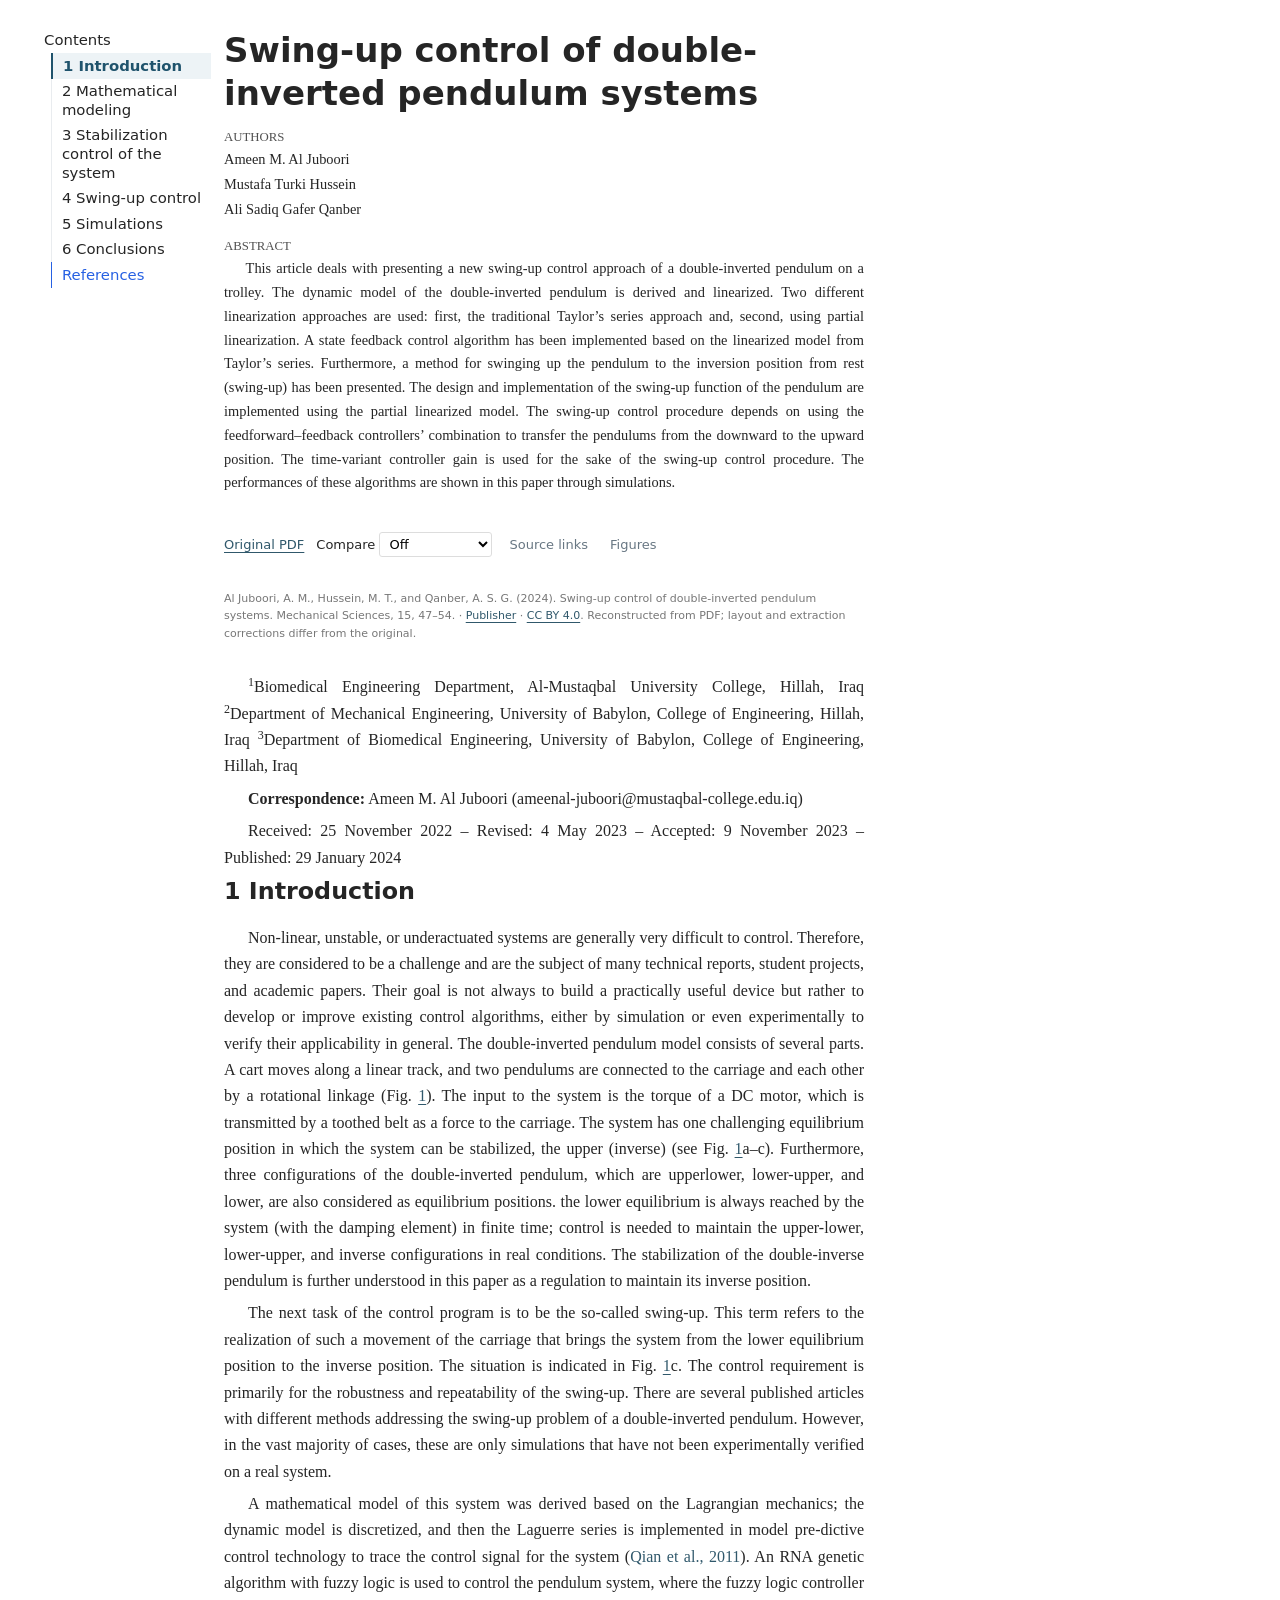
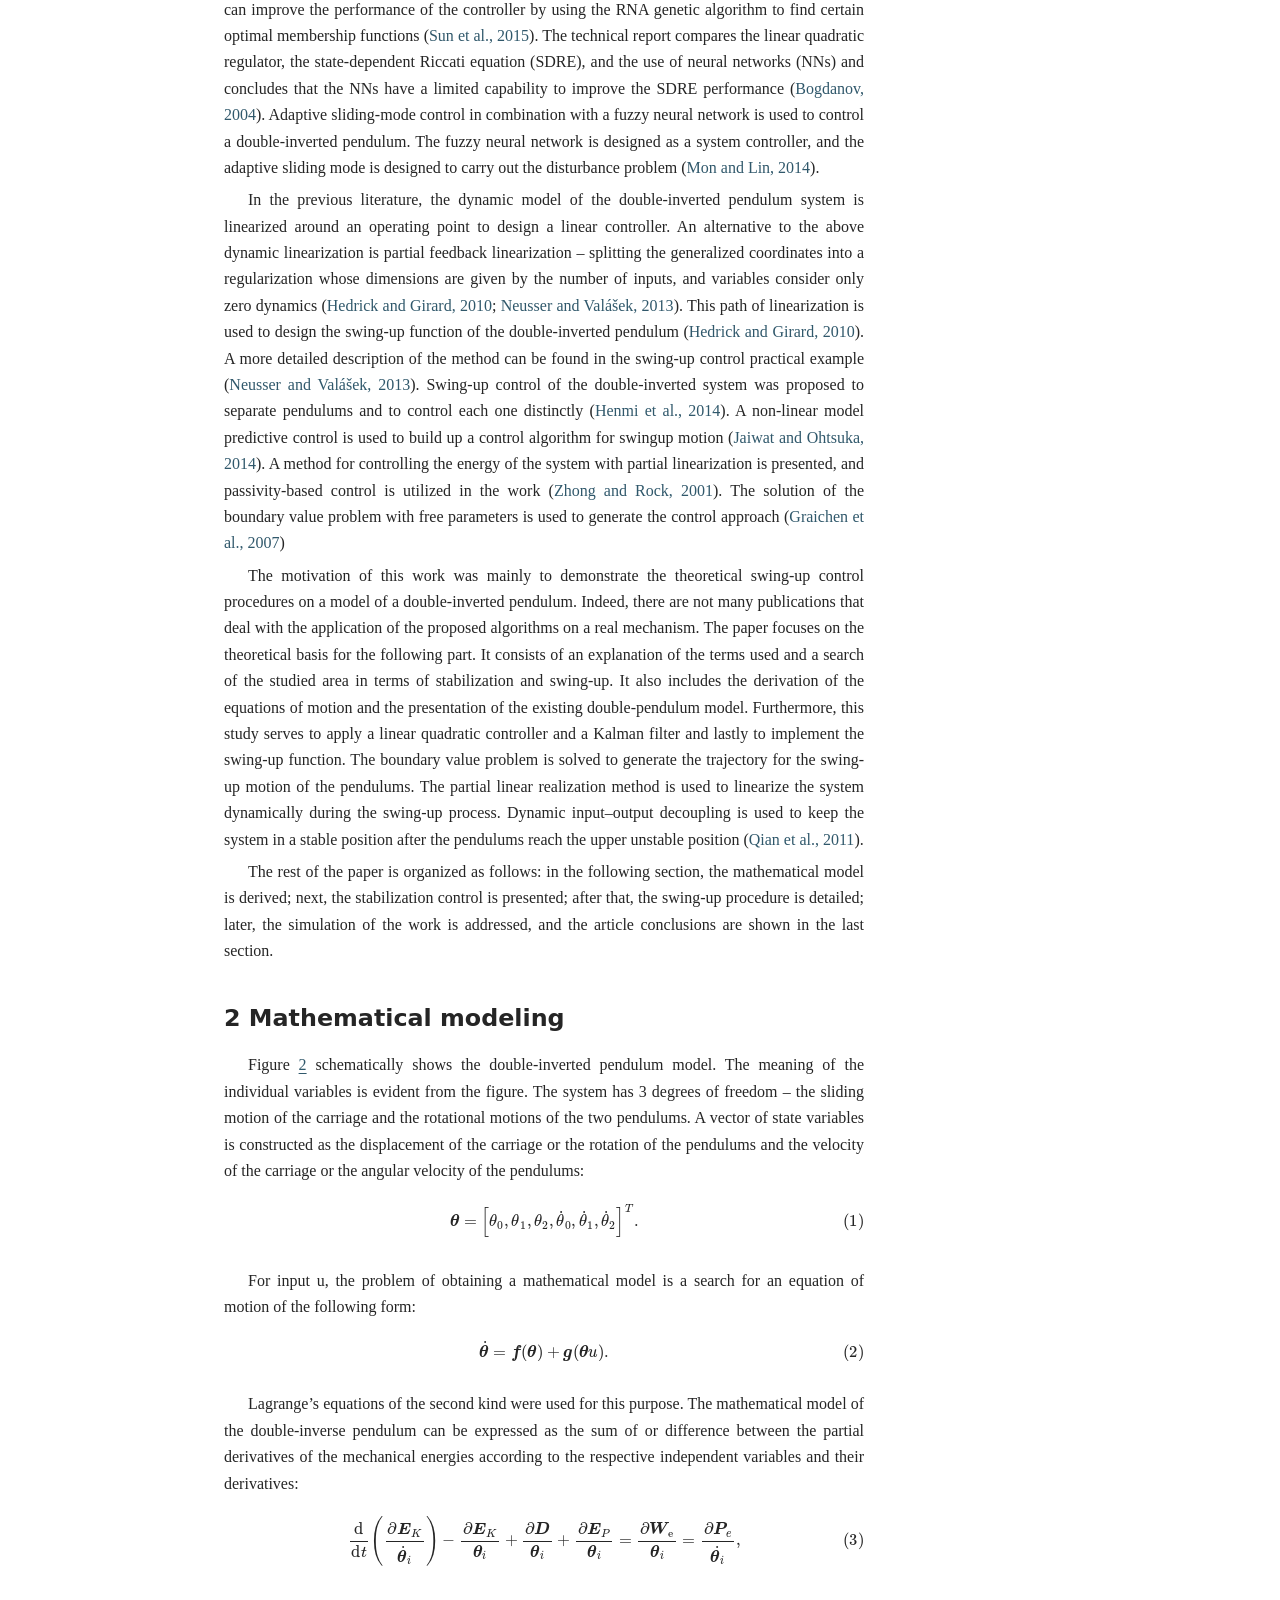
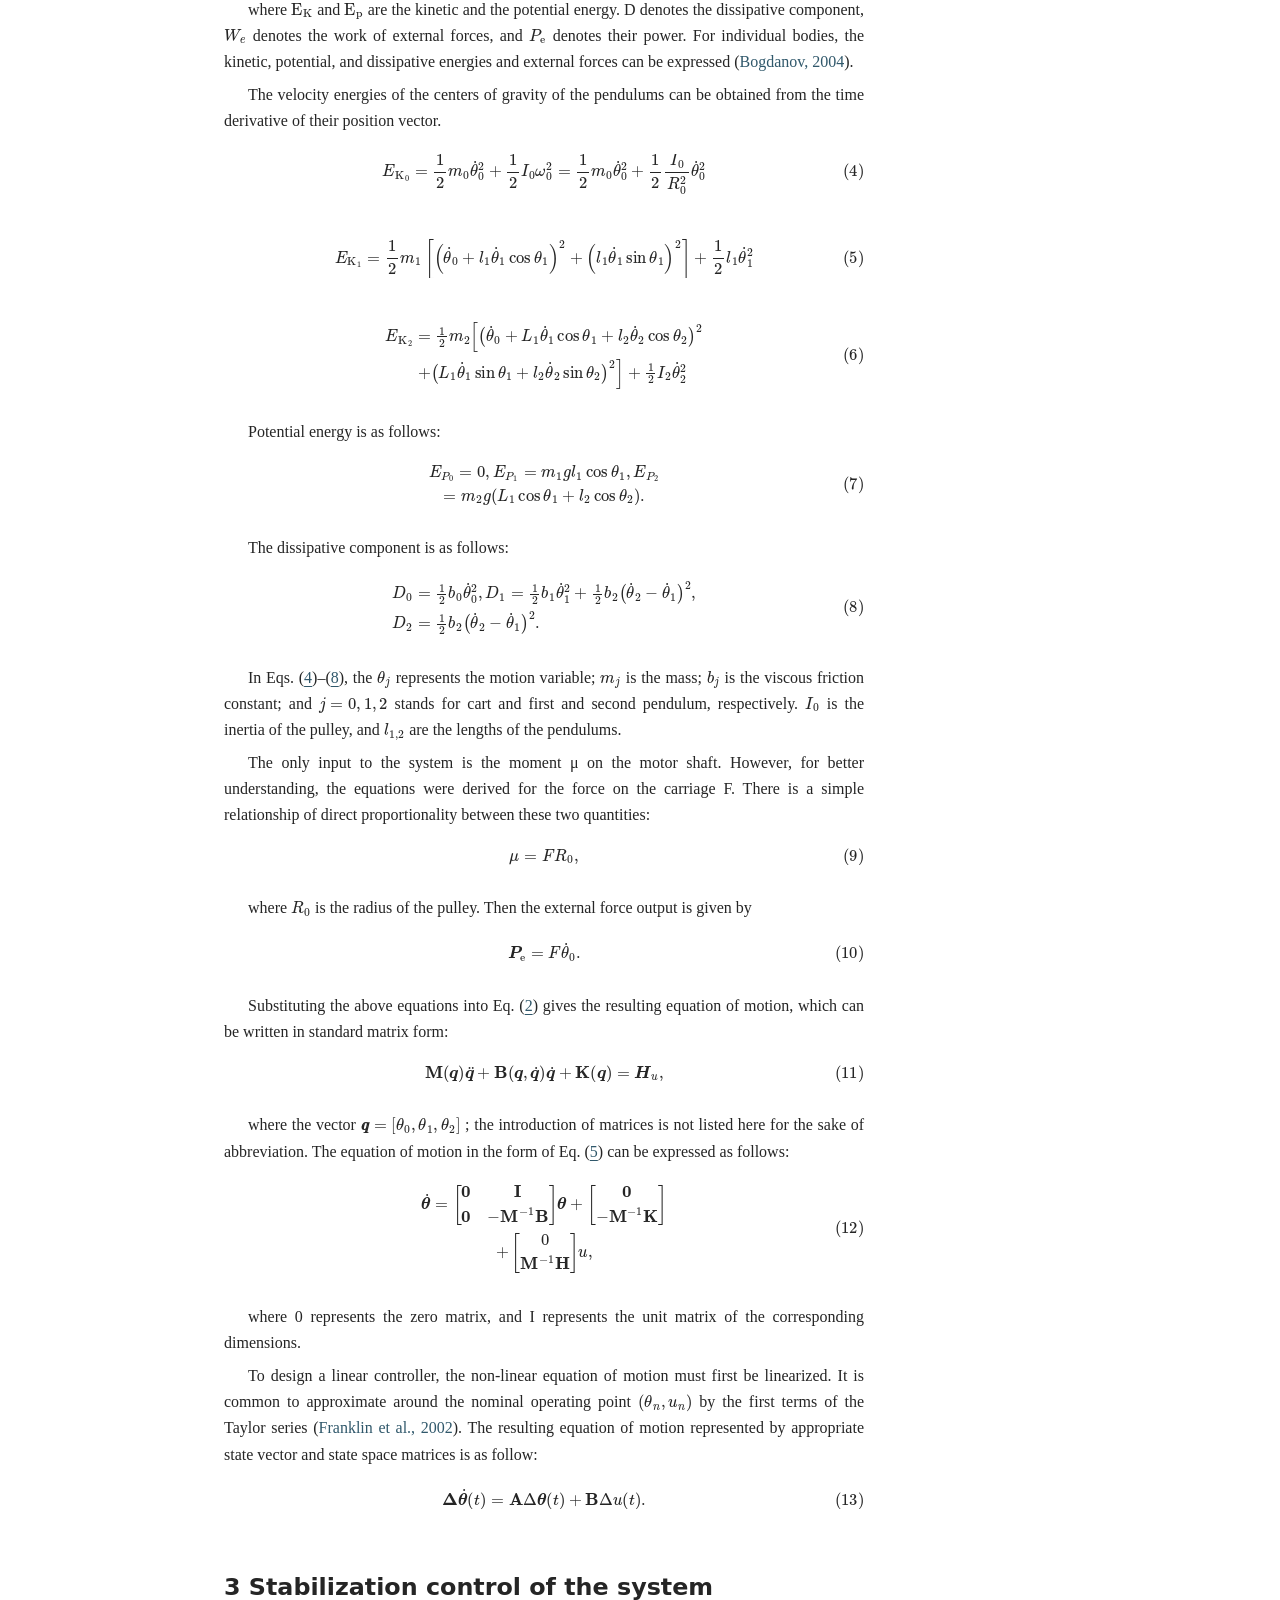
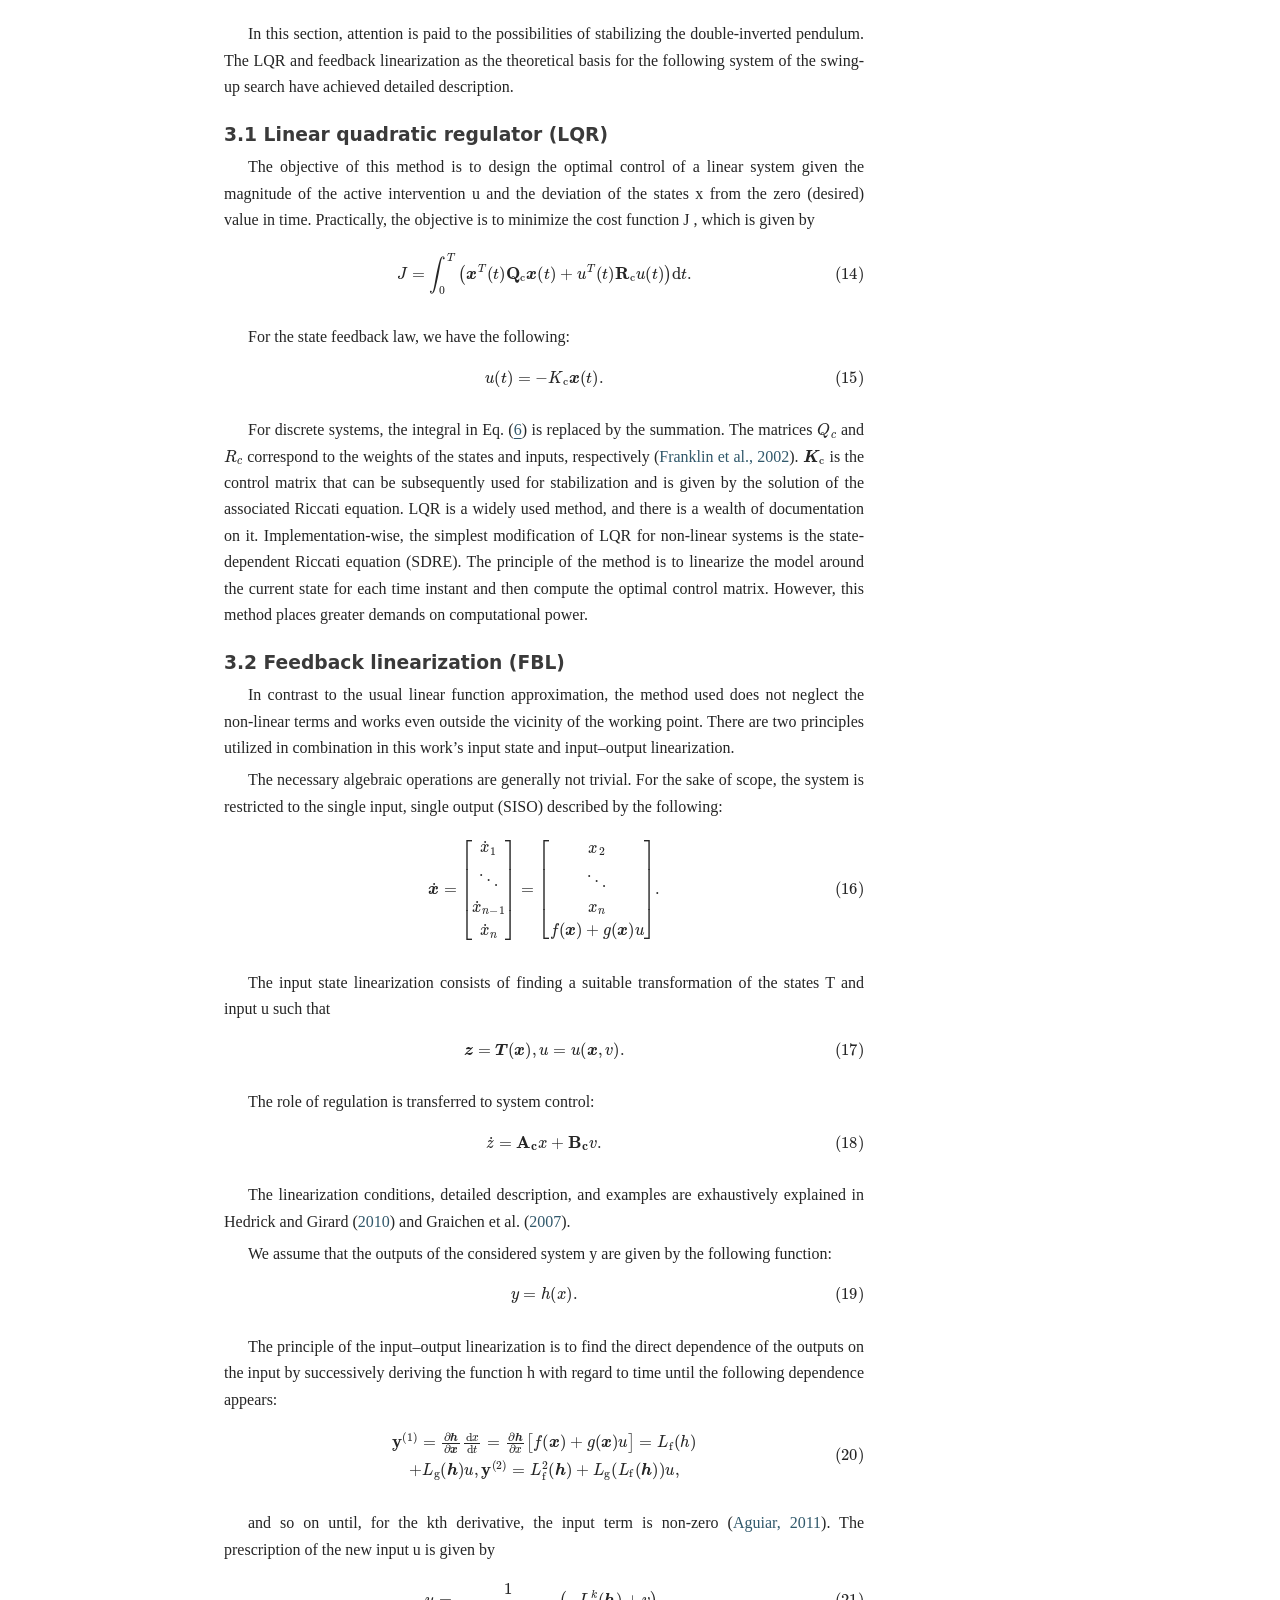
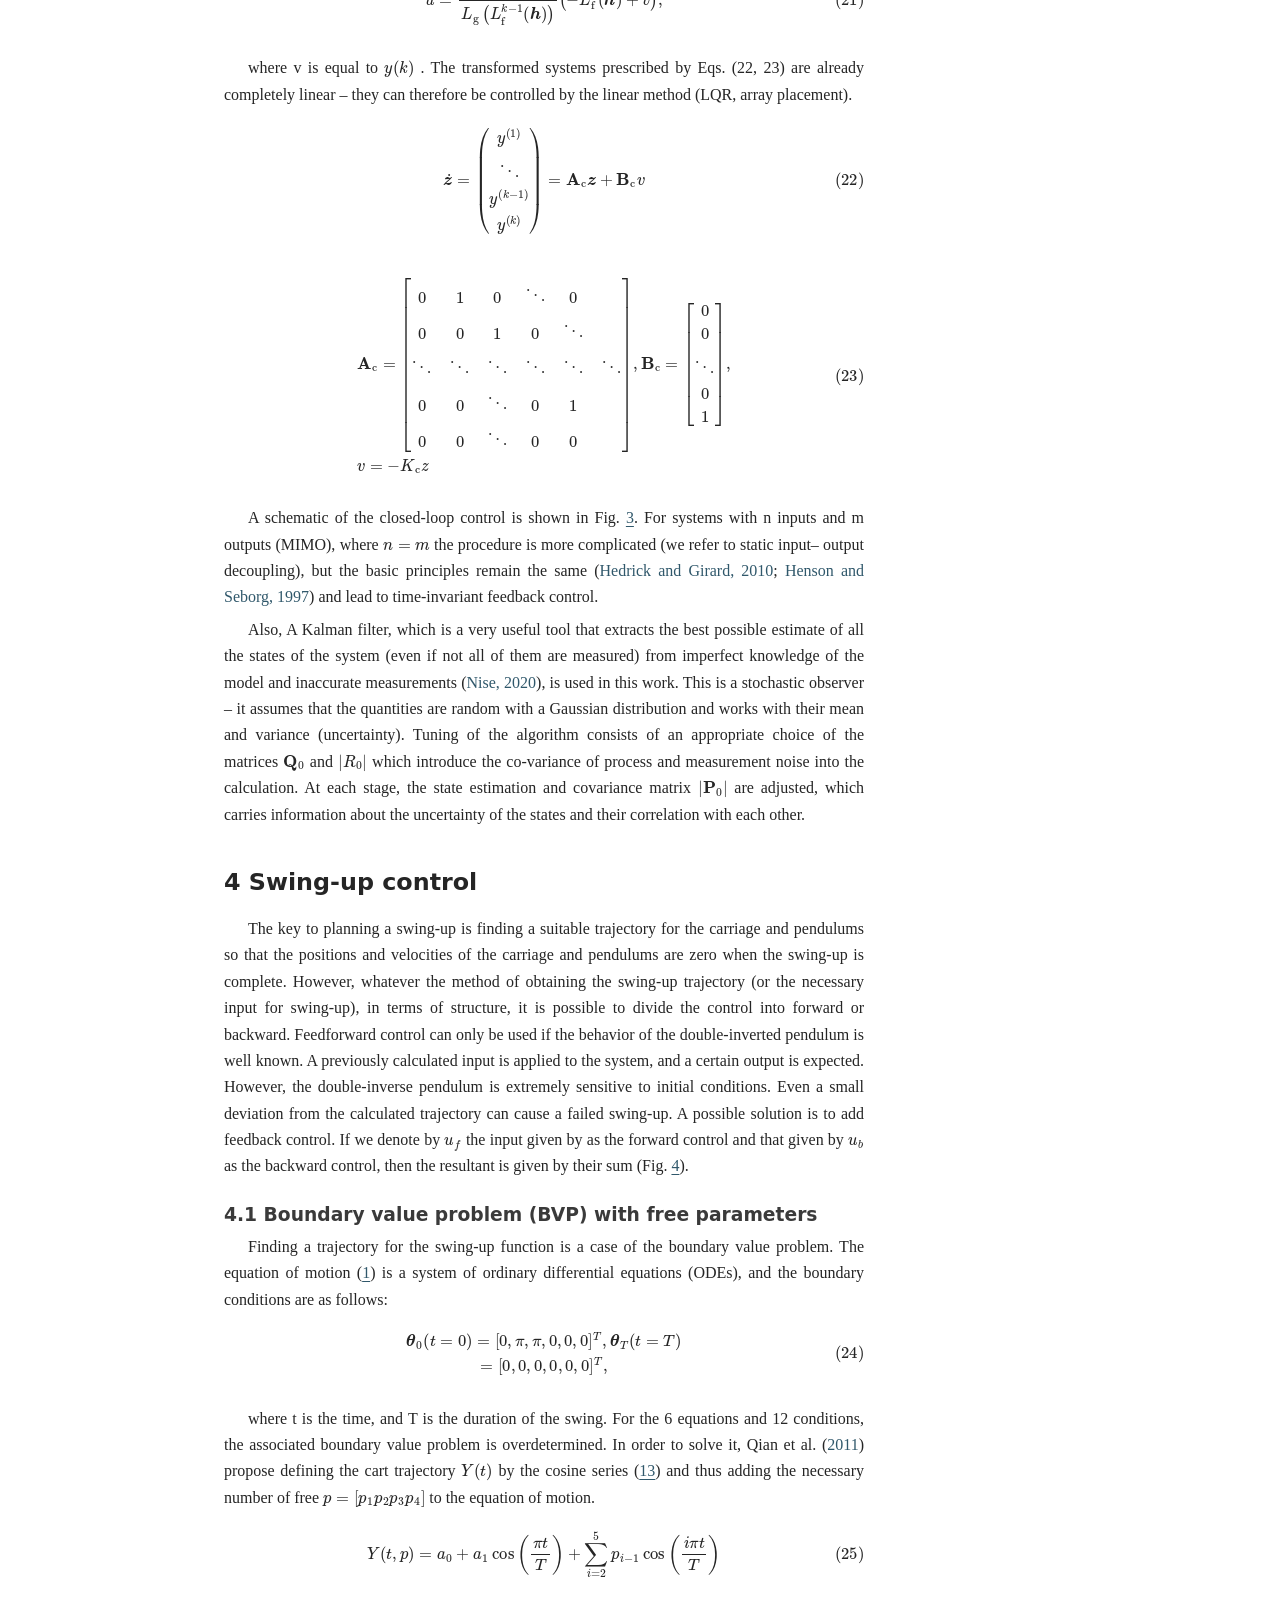
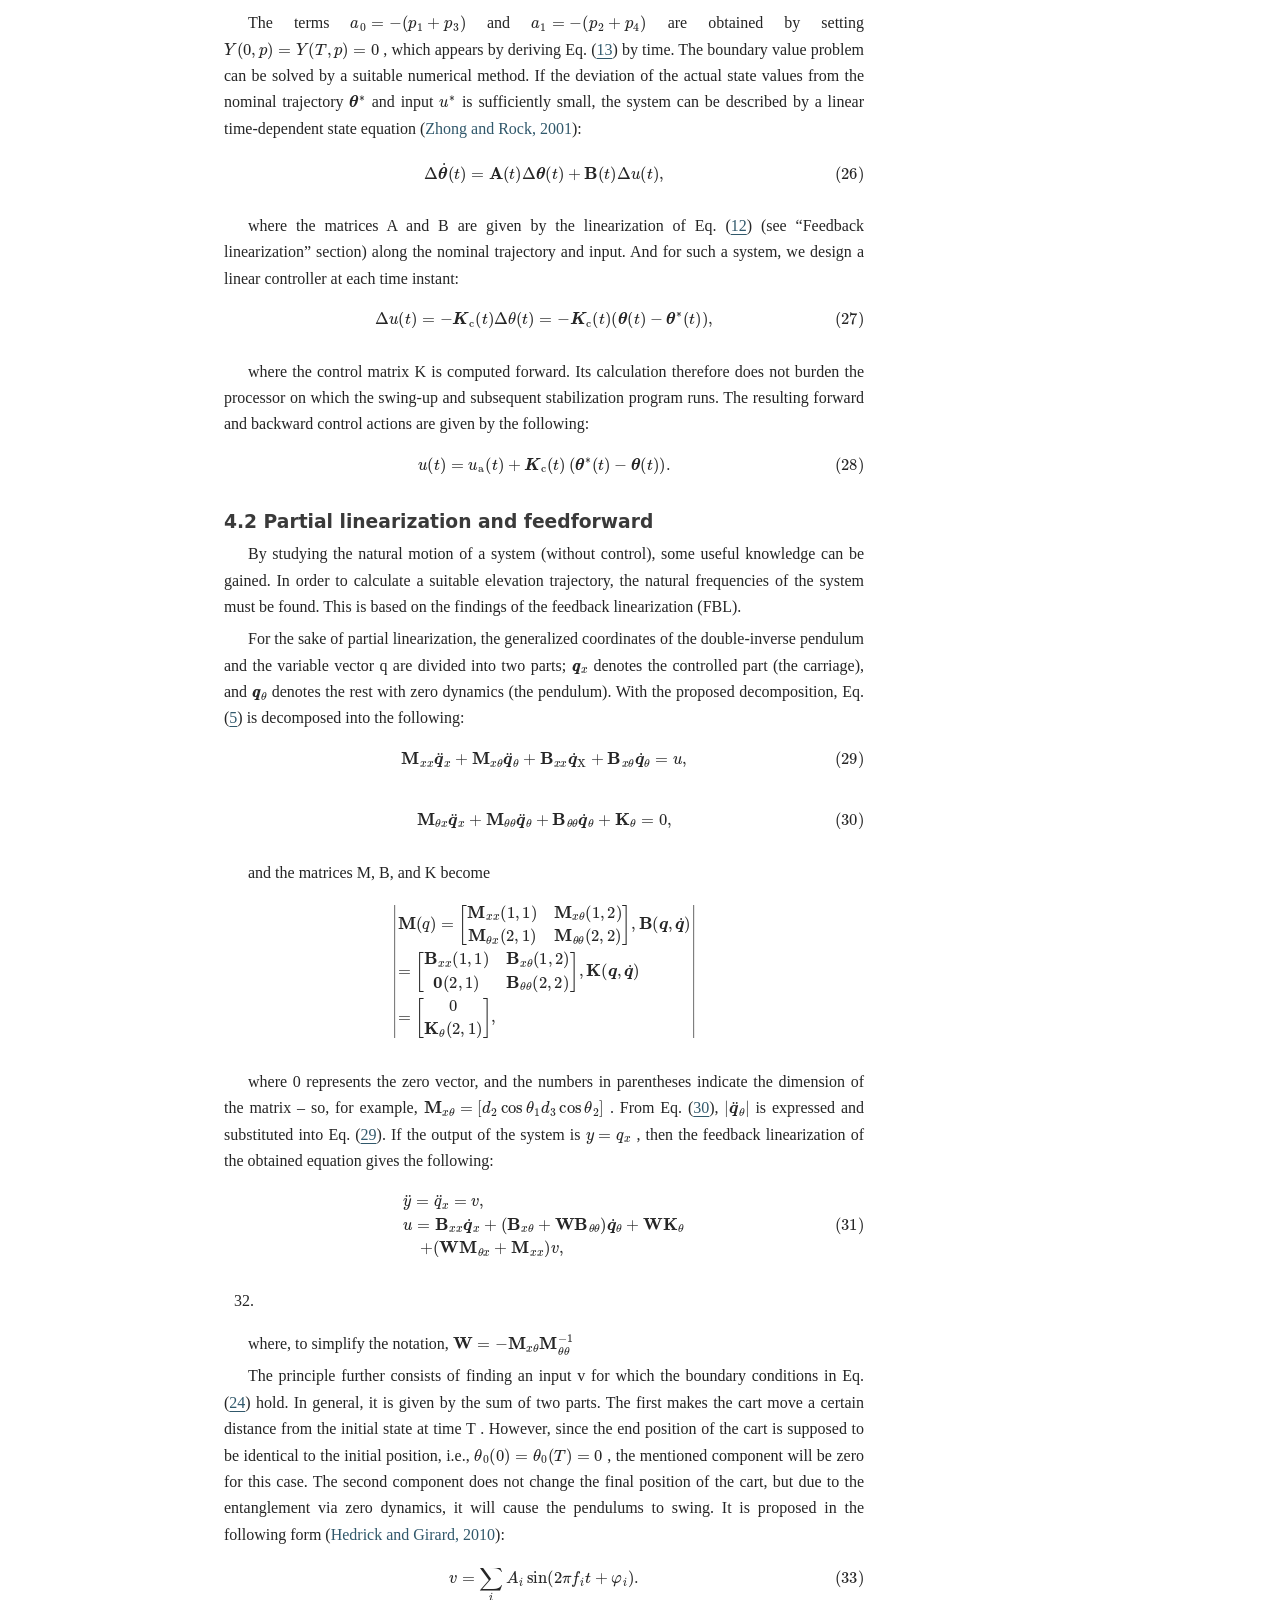
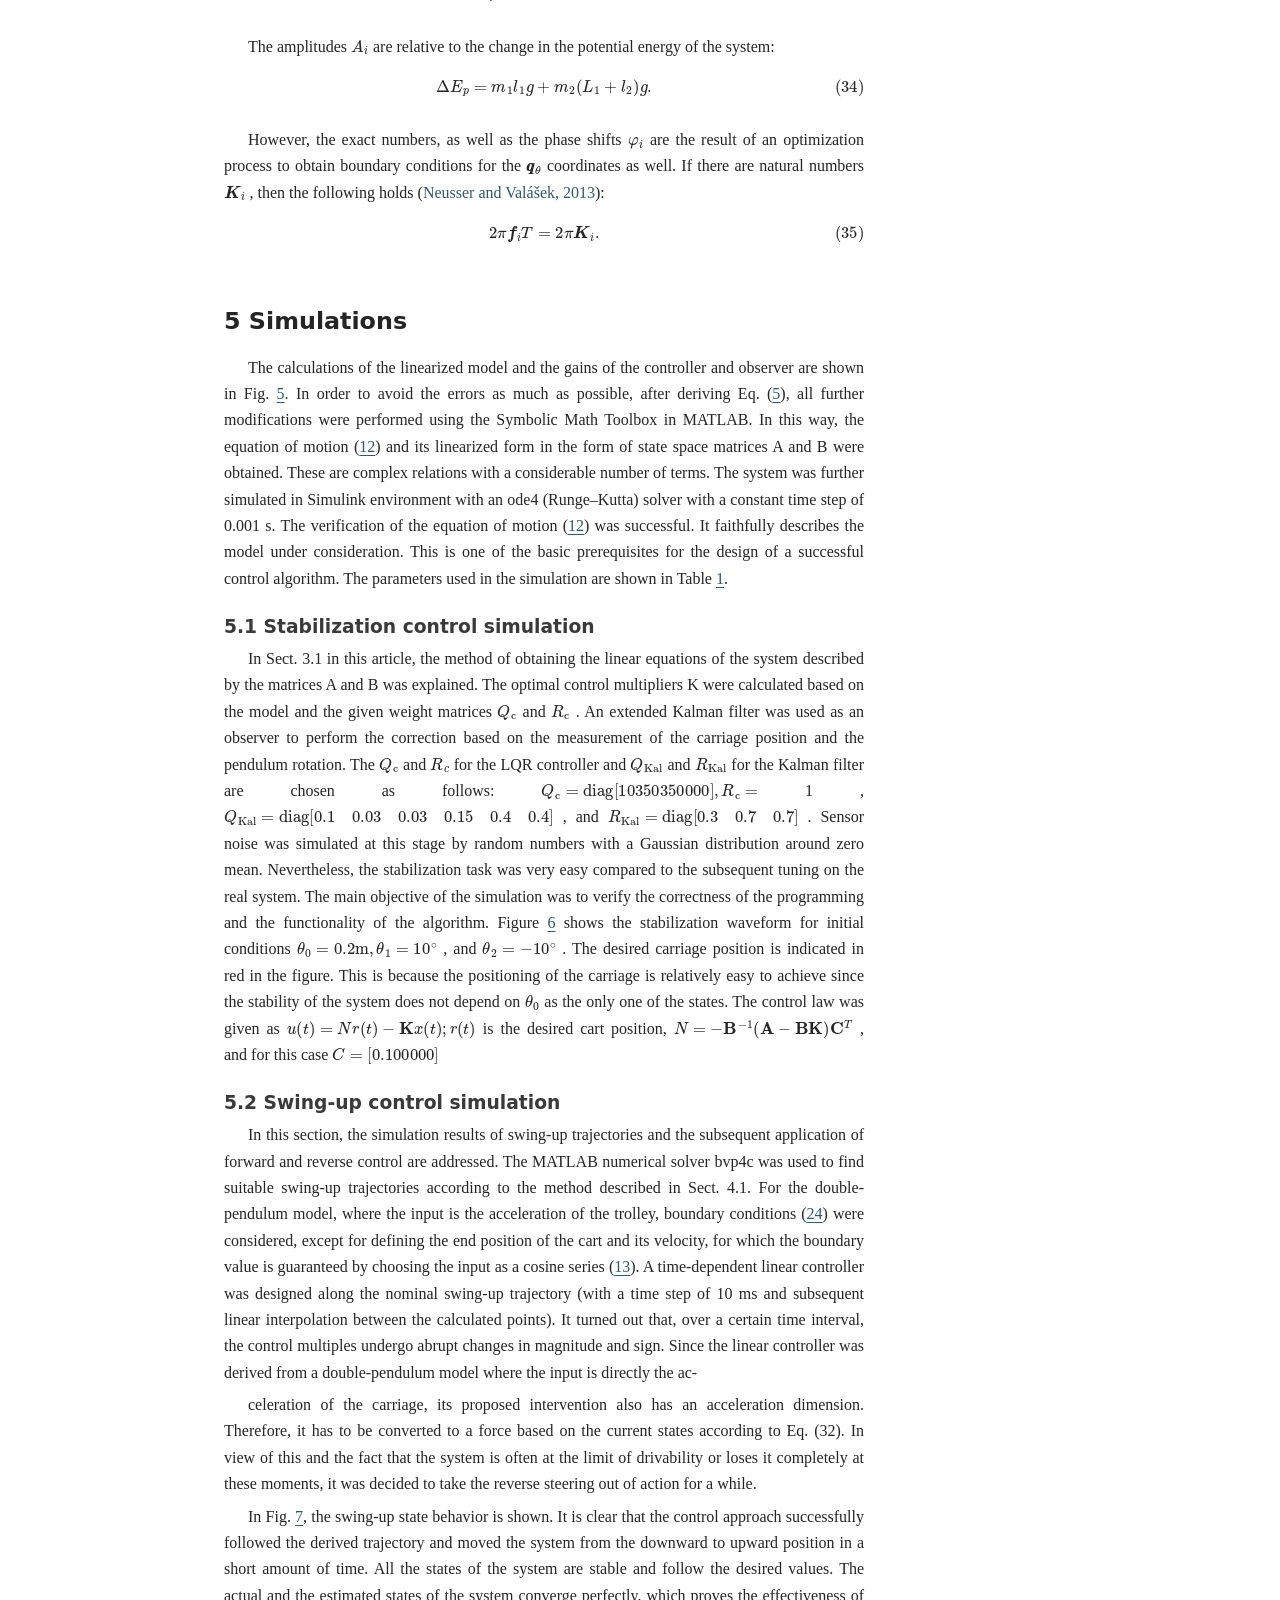
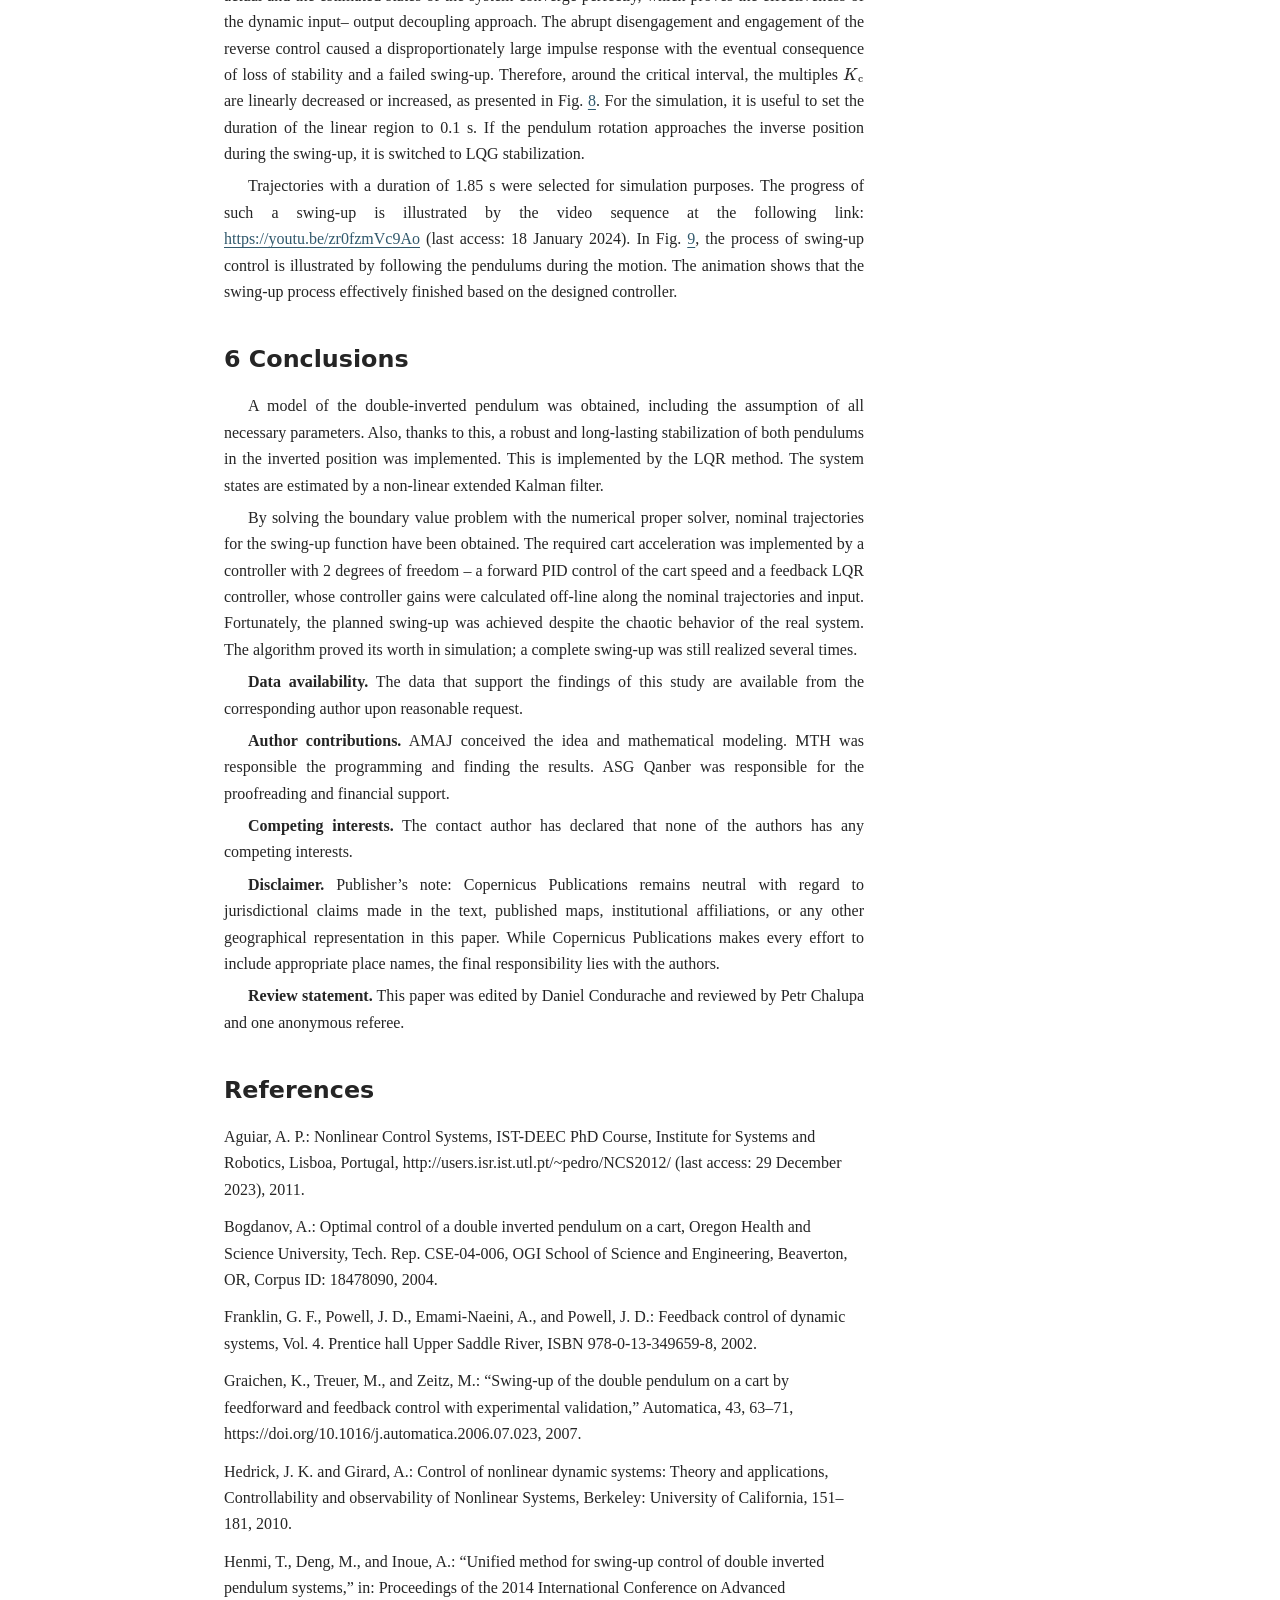
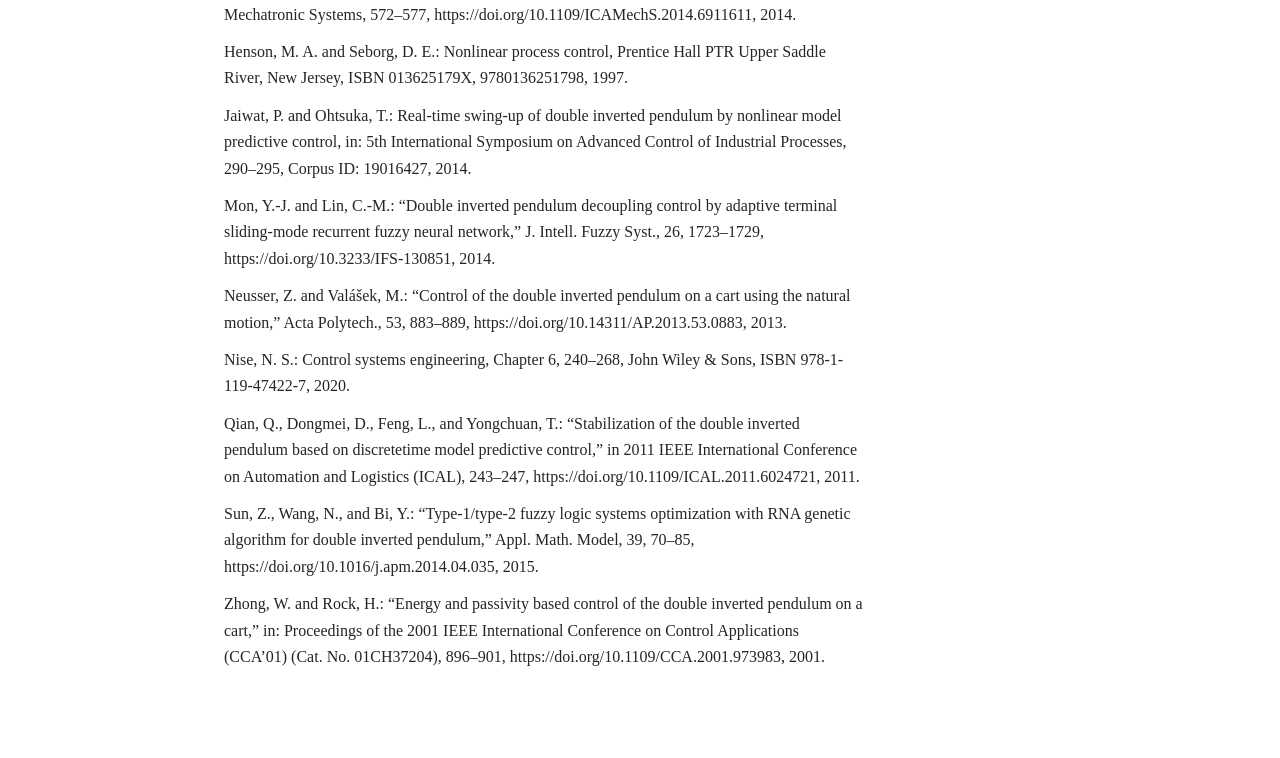
<file: index.html>
<!DOCTYPE html>

<html lang="en" xml:lang="en" xmlns="http://www.w3.org/1999/xhtml"><head>
<meta charset="utf-8"/>
<meta content="quarto-1.10.18" name="generator"/>
<meta content="width=device-width, initial-scale=1.0, user-scalable=yes" name="viewport"/>
<meta content="Ameen M. Al Juboori" name="author"/>
<meta content="Mustafa Turki Hussein" name="author"/>
<meta content="Ali Sadiq Gafer Qanber" name="author"/>
<title>Swing-up control of double-inverted pendulum systems</title>
<style>
/* Default styles provided by pandoc.
** See https://pandoc.org/MANUAL.html#variables-for-html for config info.
*/
span.smallcaps{font-variant: small-caps;}
div.columns{display: flex; gap: 1.5em;}
div.column{flex: auto;}
@media screen {
div.columns{gap: min(4vw, 1.5em);}
div.column{overflow-x: auto;}
}
div.hanging-indent{margin-left: 1.5em; text-indent: -1.5em;}
ul.task-list{list-style: none;}
ul.task-list li input[type="checkbox"] {
  width: 0.8em;
  margin: 0 0.8em 0.2em -1em; /* quarto-specific, see https://github.com/quarto-dev/quarto-cli/issues/4556 */ 
  vertical-align: middle;
}
/* CSS for citations */
div.csl-bib-body { }
div.csl-entry {
  clear: both;
}
.hanging-indent div.csl-entry {
  margin-left:2em;
  text-indent:-2em;
}
div.csl-left-margin {
  min-width:2em;
  float:left;
}
div.csl-right-inline {
  margin-left:2em;
  padding-left:1em;
}
div.csl-indent {
  margin-left: 2em;
}</style>
<script src="site_libs/quarto-nav/quarto-nav.js"></script>
<script src="site_libs/clipboard/clipboard.min.js"></script>
<script src="site_libs/quarto-search/autocomplete.umd.js"></script>
<script src="site_libs/quarto-search/fuse.min.js"></script>
<script src="site_libs/quarto-search/quarto-search.js"></script>
<meta content="./" name="quarto:offset"/>
<script src="site_libs/quarto-html/quarto.js" type="module"></script>
<script src="site_libs/quarto-html/tabsets/tabsets.js" type="module"></script>
<script src="site_libs/quarto-html/popper.min.js"></script>
<script src="site_libs/quarto-html/tippy.umd.min.js"></script>
<script src="site_libs/quarto-html/anchor.min.js"></script>
<link href="site_libs/quarto-html/tippy.css" rel="stylesheet"/>
<link href="site_libs/quarto-html/quarto-syntax-highlighting-64a204ab8560d761af7679ceaba22944.css" id="quarto-text-highlighting-styles" rel="stylesheet"/>
<script src="site_libs/bootstrap/bootstrap.min.js"></script>
<link href="site_libs/bootstrap/bootstrap-icons.css" rel="stylesheet"/>
<link append-hash="true" data-mode="light" href="site_libs/bootstrap/bootstrap-445b8638c3d06994fee0907d791121c4.min.css" id="quarto-bootstrap" rel="stylesheet"/>
<script src="site_libs/quarto-contrib/mechanics-margin-layout-1.0.0/margin-layout.js"></script>
<link href="site_libs/quarto-contrib/mechanics-margin-layout-1.0.0/margin-layout.css" rel="stylesheet"/>
<script id="quarto-search-options" type="application/json">{
  "location": "sidebar",
  "copy-button": false,
  "collapse-after": 3,
  "panel-placement": "start",
  "type": "textbox",
  "limit": 50,
  "keyboard-shortcut": [
    "f",
    "/",
    "s"
  ],
  "show-item-context": false,
  "language": {
    "search-no-results-text": "No results",
    "search-matching-documents-text": "matching documents",
    "search-copy-link-title": "Copy link to search",
    "search-hide-matches-text": "Hide additional matches",
    "search-more-match-text": "more match in this document",
    "search-more-matches-text": "more matches in this document",
    "search-clear-button-title": "Clear",
    "search-text-placeholder": "",
    "search-detached-cancel-button-title": "Cancel",
    "search-submit-button-title": "Submit",
    "search-label": "Search"
  }
}</script>
<script defer="" src="vendor/mathjax/tex-chtml.js" type="text/javascript"></script>
<script type="text/javascript">
const typesetMath = (el) => {
  if (window.MathJax) {
    // MathJax Typeset
    window.MathJax.typeset([el]);
  } else if (window.katex) {
    // KaTeX Render
    var mathElements = el.getElementsByClassName("math");
    var macros = [];
    for (var i = 0; i < mathElements.length; i++) {
      var texText = mathElements[i].firstChild;
      if (mathElements[i].tagName == "SPAN" && texText && texText.data) {
        window.katex.render(texText.data, mathElements[i], {
          displayMode: mathElements[i].classList.contains('display'),
          throwOnError: false,
          macros: macros,
          fleqn: false
        });
      }
    }
  }
}
window.Quarto = {
  typesetMath
};
</script>
<link href="reader.css" rel="stylesheet"/>
</head>
<body class="floating quarto-light">
<div id="quarto-search-results"></div>
<!-- content -->
<div class="quarto-container page-columns page-rows-contents page-layout-article" id="quarto-content">
<!-- sidebar -->
<nav class="sidebar collapse collapse-horizontal quarto-sidebar-collapse-item sidebar-navigation floating overflow-auto" id="quarto-sidebar">
<nav class="toc-active" id="TOC" role="doc-toc">
<h2 id="toc-title">Contents</h2>
<ul>
<li><a class="nav-link active" data-scroll-target="#sec-p1-b8" href="#sec-p1-b8" id="toc-sec-p1-b8">1 Introduction</a></li>
<li><a class="nav-link" data-scroll-target="#sec-p2-b8" href="#sec-p2-b8" id="toc-sec-p2-b8">2 Mathematical modeling</a></li>
<li><a class="nav-link" data-scroll-target="#sec-p3-b21" href="#sec-p3-b21" id="toc-sec-p3-b21">3 Stabilization control of the system</a>
<ul>
<li><a class="nav-link" data-scroll-target="#sec-p3-b23" href="#sec-p3-b23" id="toc-sec-p3-b23">3.1 Linear quadratic regulator (LQR)</a></li>
<li><a class="nav-link" data-scroll-target="#sec-p4-b3" href="#sec-p4-b3" id="toc-sec-p4-b3">3.2 Feedback linearization (FBL)</a></li>
</ul></li>
<li><a class="nav-link" data-scroll-target="#sec-p4-b24" href="#sec-p4-b24" id="toc-sec-p4-b24">4 Swing-up control</a>
<ul>
<li><a class="nav-link" data-scroll-target="#sec-p5-b4" href="#sec-p5-b4" id="toc-sec-p5-b4">4.1 Boundary value problem (BVP) with free parameters</a></li>
<li><a class="nav-link" data-scroll-target="#sec-p5-b16" href="#sec-p5-b16" id="toc-sec-p5-b16">4.2 Partial linearization and feedforward</a></li>
</ul></li>
<li><a class="nav-link" data-scroll-target="#sec-p6-b9" href="#sec-p6-b9" id="toc-sec-p6-b9">5 Simulations</a>
<ul>
<li><a class="nav-link" data-scroll-target="#sec-p6-b11" href="#sec-p6-b11" id="toc-sec-p6-b11">5.1 Stabilization control simulation</a></li>
<li><a class="nav-link" data-scroll-target="#sec-p6-b15" href="#sec-p6-b15" id="toc-sec-p6-b15">5.2 Swing-up control simulation</a></li>
</ul></li>
<li><a class="nav-link" data-scroll-target="#sec-p7-b10" href="#sec-p7-b10" id="toc-sec-p7-b10">6 Conclusions</a></li>
<li><a class="nav-link" data-scroll-target="#references" href="#references" id="toc-references">References</a></li>
</ul>
</nav>
</nav>
<div class="quarto-sidebar-collapse-item" data-bs-target=".quarto-sidebar-collapse-item" data-bs-toggle="collapse" id="quarto-sidebar-glass"></div>
<!-- margin-sidebar -->
<div class="sidebar margin-sidebar zindex-bottom" id="quarto-margin-sidebar">
</div>
<!-- main -->
<main class="content" id="quarto-document-content">
<header class="quarto-title-block default" id="title-block-header">
<div class="quarto-title">
<h1 class="title" data-compare-id="paper-title" id="paper-title">Swing-up control of double-inverted pendulum systems</h1>
</div>
<div class="quarto-title-meta">
<div>
<div class="quarto-title-meta-heading">Authors</div>
<div class="quarto-title-meta-contents">
<p>Ameen M. Al Juboori </p>
<p>Mustafa Turki Hussein </p>
<p>Ali Sadiq Gafer Qanber </p>
</div>
</div>
</div>
<div>
<div class="abstract"><div class="block-title">Abstract</div><div class="margin-scope" data-margin-end="p1-b7-abstract-end" id="p1-b7-scope"></div><p data-compare-id="abstract-p1-b7" id="abstract-p1-b7">

    This article deals with presenting a new swing-up control approach of a double-inverted pendulum on a trolley. The dynamic model of the double-inverted pendulum is derived and linearized. Two different linearization approaches are used: first, the traditional Taylor’s series approach and, second, using partial linearization. A state feedback control algorithm has been implemented based on the linearized model from Taylor’s series. Furthermore, a method for swinging up the pendulum to the inversion position from rest (swing-up) has been presented. The design and implementation of the swing-up function of the pendulum are implemented using the partial linearized model. The swing-up control procedure depends on using the feedforward–feedback controllers’ combination to transfer the pendulums from the downward to the upward position. The time-variant controller gain is used for the sake of the swing-up control procedure. The performances of these algorithms are shown in this paper through simulations.
  </p><div class="margin-scope-end" id="p1-b7-abstract-end"></div></div>
</div>
</header>
<div class="reader-tools">
<a href="source.pdf">Original PDF</a><label>Compare <select id="compare-mode"><option value="none">Off</option><option value="pdf">Original PDF</option><option value="ja">Japanese</option></select></label><button id="toggle-sources">Source links</button><button id="show-figures">Figures</button>
</div>
<div class="attribution">
Al Juboori, A. M., Hussein, M. T., and Qanber, A. S. G. (2024). Swing-up control of double-inverted pendulum systems. Mechanical Sciences, 15, 47–54. · <a href="https://doi.org/10.5194/ms-15-47-2024">Publisher</a> · <a href="https://creativecommons.org/licenses/by/4.0/">CC BY 4.0</a>. Reconstructed from PDF; layout and extraction corrections differ from the original.
</div>
<div class="margin-scope" data-margin-end="p1-b4-scope-margin-end-1" id="p1-b4-scope">
</div>
<div class="paper-block prose-block" data-compare-id="p1-b4" data-source-page="1" id="p1-b4">
<p><sup>1</sup>Biomedical Engineering Department, Al-Mustaqbal University College, Hillah, Iraq <sup>2</sup>Department of Mechanical Engineering, University of Babylon, College of Engineering, Hillah, Iraq <sup>3</sup>Department of Biomedical Engineering, University of Babylon, College of Engineering, Hillah, Iraq</p>
<button aria-label="View source, page 1" class="source-button" data-block="p1-b4">
p. 1
</button>
</div>
<div class="margin-scope-end" id="p1-b4-scope-margin-end-1">
</div>
<div class="margin-scope" data-margin-end="p1-b5-scope-margin-end-2" id="p1-b5-scope">
</div>
<div class="paper-block prose-block" data-compare-id="p1-b5" data-source-page="1" id="p1-b5">
<p><strong>Correspondence:</strong> Ameen M. Al Juboori (ameenal-juboori@mustaqbal-college.edu.iq)</p>
<button aria-label="View source, page 1" class="source-button" data-block="p1-b5">
p. 1
</button>
</div>
<div class="margin-scope-end" id="p1-b5-scope-margin-end-2">
</div>
<div class="margin-scope" data-margin-end="p1-b6-scope-margin-end-3" id="p1-b6-scope">
</div>
<div class="paper-block prose-block" data-compare-id="p1-b6" data-source-page="1" id="p1-b6">
<p>Received: 25 November 2022 – Revised: 4 May 2023 – Accepted: 9 November 2023 – Published: 29 January 2024</p>
<button aria-label="View source, page 1" class="source-button" data-block="p1-b6">
p. 1
</button>
</div>
<div class="margin-scope-end" id="p1-b6-scope-margin-end-3">
</div>
<section class="level2" id="sec-p1-b8">
<h2 class="anchored" data-anchor-id="sec-p1-b8" data-compare-id="sec-p1-b8">1 Introduction</h2>
<div class="margin-scope" data-margin-end="p1-b9-scope-margin-end-4" id="p1-b9-scope">
</div>
<div class="paper-block prose-block" data-compare-id="p1-b9" data-source-page="1" id="p1-b9">
<p>Non-linear, unstable, or underactuated systems are generally very difficult to control. Therefore, they are considered to be a challenge and are the subject of many technical reports, student projects, and academic papers. Their goal is not always to build a practically useful device but rather to develop or improve existing control algorithms, either by simulation or even experimentally to verify their applicability in general. The double-inverted pendulum model consists of several parts. A cart moves along a linear track, and two pendulums are connected to the carriage and each other by a rotational linkage (Fig. <a class="quarto-xref" href="#fig-1">1</a>). The input to the system is the torque of a DC motor, which is transmitted by a toothed belt as a force to the carriage. The system has one challenging equilibrium position in which the system can be stabilized, the upper (inverse) (see Fig. <a class="quarto-xref" href="#fig-1">1</a>a–c). Furthermore, three configurations of the double-inverted pendulum, which are upperlower, lower-upper, and lower, are also considered as equilibrium positions. the lower equilibrium is always reached by the system (with the damping element) in finite time; control is needed to maintain the upper-lower, lower-upper, and inverse configurations in real conditions. The stabilization of the double-inverse pendulum is further understood in this paper as a regulation to maintain its inverse position.</p>
<button aria-label="View source, page 1" class="source-button" data-block="p1-b9">
p. 1
</button>
<p><button aria-label="View source, page 1" class="source-button" data-block="p1-b10">p. 1</button></p>
</div>
<div class="margin-scope-end" id="p1-b9-scope-margin-end-4">
</div>
<div class="paper-block margin-item" data-margin-for="p1-b9-scope p1-b11-scope" data-source-page="2" id="p2-b2">
<div class="quarto-float quarto-figure quarto-figure-center anchored" id="fig-1">
<figure class="quarto-float quarto-float-fig figure">
<div aria-describedby="fig-1-caption-0ceaefa1-69ba-4598-a22c-09a6ac19f8ca">
<p><img class="img-fluid figure-img" src="images/page_1_image_2.jpg"/></p>
<ol type="a">
<li>Lower equilibrium position, (b) swing-up, and (c) upper equilibrium position.</li>
</ol>
</div>
<figcaption class="quarto-float-caption-bottom quarto-float-caption quarto-float-fig quarto-uncaptioned" id="fig-1-caption-0ceaefa1-69ba-4598-a22c-09a6ac19f8ca">
<a class="caption-reference" href="#fig-1">Figure 1</a>
</figcaption>
</figure>
</div>
<button aria-label="View source, page 2" class="source-button" data-block="p2-b2">
p. 2
</button>
</div>
<div class="margin-scope" data-margin-end="p1-b11-scope-margin-end-5" id="p1-b11-scope">
</div>
<div class="paper-block prose-block" data-compare-id="p1-b11" data-source-page="1" id="p1-b11">
<p>The next task of the control program is to be the so-called swing-up. This term refers to the realization of such a movement of the carriage that brings the system from the lower equilibrium position to the inverse position. The situation is indicated in Fig. <a class="quarto-xref" href="#fig-1">1</a>c. The control requirement is primarily for the robustness and repeatability of the swing-up. There are several published articles with different methods addressing the swing-up problem of a double-inverted pendulum. However, in the vast majority of cases, these are only simulations that have not been experimentally verified on a real system.</p>
<button aria-label="View source, page 1" class="source-button" data-block="p1-b11">
p. 1
</button>
</div>
<div class="margin-scope-end" id="p1-b11-scope-margin-end-5">
</div>
<div class="margin-scope" data-margin-end="p1-b12-scope-margin-end-6" id="p1-b12-scope">
</div>
<div class="paper-block prose-block" data-compare-id="p1-b12" data-source-page="1" id="p1-b12">
<p>A mathematical model of this system was derived based on the Lagrangian mechanics; the dynamic model is discretized, and then the Laguerre series is implemented in model pre-dictive control technology to trace the control signal for the system <span class="citation" data-cites="paper-ref-12">(<a href="#ref-paper-ref-12" role="doc-biblioref">Qian et al., 2011</a>)</span>. An RNA genetic algorithm with fuzzy logic is used to control the pendulum system, where the fuzzy logic controller can improve the performance of the controller by using the RNA genetic algorithm to find certain optimal membership functions <span class="citation" data-cites="paper-ref-13">(<a href="#ref-paper-ref-13" role="doc-biblioref">Sun et al., 2015</a>)</span>. The technical report compares the linear quadratic regulator, the state-dependent Riccati equation (SDRE), and the use of neural networks (NNs) and concludes that the NNs have a limited capability to improve the SDRE performance <span class="citation" data-cites="paper-ref-2">(<a href="#ref-paper-ref-2" role="doc-biblioref">Bogdanov, 2004</a>)</span>. Adaptive sliding-mode control in combination with a fuzzy neural network is used to control a double-inverted pendulum. The fuzzy neural network is designed as a system controller, and the adaptive sliding mode is designed to carry out the disturbance problem <span class="citation" data-cites="paper-ref-9">(<a href="#ref-paper-ref-9" role="doc-biblioref">Mon and Lin, 2014</a>)</span>.</p>
<button aria-label="View source, page 1" class="source-button" data-block="p1-b12">
p. 1
</button>
<p><button aria-label="View source, page 2" class="source-button" data-block="p2-b3">p. 2</button></p>
</div>
<div class="margin-scope-end" id="p1-b12-scope-margin-end-6">
</div>
<div class="margin-scope" data-margin-end="p2-b4-scope-margin-end-7" id="p2-b4-scope">
</div>
<div class="paper-block prose-block" data-compare-id="p2-b4" data-source-page="2" id="p2-b4">
<p>In the previous literature, the dynamic model of the double-inverted pendulum system is linearized around an operating point to design a linear controller. An alternative to the above dynamic linearization is partial feedback linearization – splitting the generalized coordinates into a regularization whose dimensions are given by the number of inputs, and variables consider only zero dynamics <span class="citation" data-cites="paper-ref-5 paper-ref-10">(<a href="#ref-paper-ref-5" role="doc-biblioref">Hedrick and Girard, 2010</a>; <a href="#ref-paper-ref-10" role="doc-biblioref">Neusser and Valášek, 2013</a>)</span>. This path of linearization is used to design the swing-up function of the double-inverted pendulum <span class="citation" data-cites="paper-ref-5">(<a href="#ref-paper-ref-5" role="doc-biblioref">Hedrick and Girard, 2010</a>)</span>. A more detailed description of the method can be found in the swing-up control practical example <span class="citation" data-cites="paper-ref-10">(<a href="#ref-paper-ref-10" role="doc-biblioref">Neusser and Valášek, 2013</a>)</span>. Swing-up control of the double-inverted system was proposed to separate pendulums and to control each one distinctly <span class="citation" data-cites="paper-ref-6">(<a href="#ref-paper-ref-6" role="doc-biblioref">Henmi et al., 2014</a>)</span>. A non-linear model predictive control is used to build up a control algorithm for swingup motion <span class="citation" data-cites="paper-ref-8">(<a href="#ref-paper-ref-8" role="doc-biblioref">Jaiwat and Ohtsuka, 2014</a>)</span>. A method for controlling the energy of the system with partial linearization is presented, and passivity-based control is utilized in the work <span class="citation" data-cites="paper-ref-14">(<a href="#ref-paper-ref-14" role="doc-biblioref">Zhong and Rock, 2001</a>)</span>. The solution of the boundary value problem with free parameters is used to generate the control approach <span class="citation" data-cites="paper-ref-4">(<a href="#ref-paper-ref-4" role="doc-biblioref">Graichen et al., 2007</a>)</span></p>
<button aria-label="View source, page 2" class="source-button" data-block="p2-b4">
p. 2
</button>
</div>
<div class="margin-scope-end" id="p2-b4-scope-margin-end-7">
</div>
<div class="margin-scope" data-margin-end="p2-b5-scope-margin-end-8" id="p2-b5-scope">
</div>
<div class="paper-block prose-block" data-compare-id="p2-b5" data-source-page="2" id="p2-b5">
<p>The motivation of this work was mainly to demonstrate the theoretical swing-up control procedures on a model of a double-inverted pendulum. Indeed, there are not many publications that deal with the application of the proposed algorithms on a real mechanism. The paper focuses on the theoretical basis for the following part. It consists of an explanation of the terms used and a search of the studied area in terms of stabilization and swing-up. It also includes the derivation of the equations of motion and the presentation of the existing double-pendulum model. Furthermore, this study serves to apply a linear quadratic controller and a Kalman filter and lastly to implement the swing-up function. The boundary value problem is solved to generate the trajectory for the swing-up motion of the pendulums. The partial linear realization method is used to linearize the system dynamically during the swing-up process. Dynamic input–output decoupling is used to keep the system in a stable position after the pendulums reach the upper unstable position <span class="citation" data-cites="paper-ref-12">(<a href="#ref-paper-ref-12" role="doc-biblioref">Qian et al., 2011</a>)</span>.</p>
<button aria-label="View source, page 2" class="source-button" data-block="p2-b5">
p. 2
</button>
<p><button aria-label="View source, page 2" class="source-button" data-block="p2-b6">p. 2</button></p>
</div>
<div class="margin-scope-end" id="p2-b5-scope-margin-end-8">
</div>
<div class="margin-scope" data-margin-end="p2-b7-scope-margin-end-9" id="p2-b7-scope">
</div>
<div class="paper-block prose-block" data-compare-id="p2-b7" data-source-page="2" id="p2-b7">
<p>The rest of the paper is organized as follows: in the following section, the mathematical model is derived; next, the stabilization control is presented; after that, the swing-up procedure is detailed; later, the simulation of the work is addressed, and the article conclusions are shown in the last section.</p>
<button aria-label="View source, page 2" class="source-button" data-block="p2-b7">
p. 2
</button>
</div>
<div class="margin-scope-end" id="p2-b7-scope-margin-end-9">
</div>
</section>
<section class="level2" id="sec-p2-b8">
<h2 class="anchored" data-anchor-id="sec-p2-b8" data-compare-id="sec-p2-b8">2 Mathematical modeling</h2>
<div class="margin-scope" data-margin-end="p2-b9-scope-margin-end-10" id="p2-b9-scope">
</div>
<div class="paper-block prose-block" data-compare-id="p2-b9" data-source-page="2" id="p2-b9">
<p>Figure <a class="quarto-xref" href="#fig-2">2</a> schematically shows the double-inverted pendulum model. The meaning of the individual variables is evident from the figure. The system has 3 degrees of freedom – the sliding motion of the carriage and the rotational motions of the two pendulums. A vector of state variables is constructed as the displacement of the carriage or the rotation of the pendulums and the velocity of the carriage or the angular velocity of the pendulums:</p>
<button aria-label="View source, page 2" class="source-button" data-block="p2-b9">
p. 2
</button>
</div>
<div class="margin-scope-end" id="p2-b9-scope-margin-end-10">
</div>
<div class="paper-block margin-item" data-margin-for="p2-b9-scope" data-source-page="3" id="p3-b2">
<div class="quarto-float quarto-figure quarto-figure-center anchored" id="fig-2">
<figure class="quarto-float quarto-float-fig figure">
<div aria-describedby="fig-2-caption-0ceaefa1-69ba-4598-a22c-09a6ac19f8ca">
<img class="img-fluid figure-img" src="images/page_2_image_2.jpg"/>
</div>
<figcaption class="quarto-float-caption-bottom quarto-float-caption quarto-float-fig" id="fig-2-caption-0ceaefa1-69ba-4598-a22c-09a6ac19f8ca">
<a class="caption-reference" href="#fig-2">Figure 2:</a> Schematic of the double-inverted pendulum model.
</figcaption>
</figure>
</div>
<button aria-label="View source, page 3" class="source-button" data-block="p3-b2">
p. 3
</button>
</div>
<div class="paper-block" data-compare-id="p2-b10" data-equation-image="images/page_1_equation_11.jpg" data-source-page="2" id="p2-b10">
<p><span id="eq-1"><span class="math display">\[
\boldsymbol {\theta} = \left[ \theta_ {0}, \theta_ {1}, \theta_ {2}, \dot {\theta} _ {0}, \dot {\theta} _ {1}, \dot {\theta} _ {2} \right] ^ {T}.
\tag{1}\]</span></span></p>
<button aria-label="View source, page 2" class="source-button" data-block="p2-b10">
p. 2
</button>
</div>
<div class="margin-scope" data-margin-end="p2-b11-scope-margin-end-11" id="p2-b11-scope">
</div>
<div class="paper-block prose-block" data-compare-id="p2-b11" data-source-page="2" id="p2-b11">
<p>For input u, the problem of obtaining a mathematical model is a search for an equation of motion of the following form:</p>
<button aria-label="View source, page 2" class="source-button" data-block="p2-b11">
p. 2
</button>
</div>
<div class="margin-scope-end" id="p2-b11-scope-margin-end-11">
</div>
<div class="paper-block" data-compare-id="p2-b12" data-equation-image="images/page_1_equation_13.jpg" data-source-page="2" id="p2-b12">
<p><span id="eq-2"><span class="math display">\[
\dot {\boldsymbol {\theta}} = \boldsymbol {f} (\boldsymbol {\theta}) + \boldsymbol {g} (\boldsymbol {\theta} u).
\tag{2}\]</span></span></p>
<button aria-label="View source, page 2" class="source-button" data-block="p2-b12">
p. 2
</button>
</div>
<div class="margin-scope" data-margin-end="p2-b13-scope-margin-end-12" id="p2-b13-scope">
</div>
<div class="paper-block prose-block" data-compare-id="p2-b13" data-source-page="2" id="p2-b13">
<p>Lagrange’s equations of the second kind were used for this purpose. The mathematical model of the double-inverse pendulum can be expressed as the sum of or difference between the partial derivatives of the mechanical energies according to the respective independent variables and their derivatives:</p>
<button aria-label="View source, page 2" class="source-button" data-block="p2-b13">
p. 2
</button>
</div>
<div class="margin-scope-end" id="p2-b13-scope-margin-end-12">
</div>
<div class="paper-block" data-compare-id="p2-b14" data-equation-image="images/page_1_equation_15.jpg" data-source-page="2" id="p2-b14">
<p><span id="eq-3"><span class="math display">\[
\frac {\mathrm{d}}{\mathrm{d} t} \left(\frac {\partial \boldsymbol {E} _ {K}}{\dot {\boldsymbol {\theta}} _ {i}}\right) - \frac {\partial \boldsymbol {E} _ {K}}{\boldsymbol {\theta} _ {i}} + \frac {\partial \boldsymbol {D}}{\boldsymbol {\theta} _ {i}} + \frac {\partial \boldsymbol {E} _ {P}}{\boldsymbol {\theta} _ {i}} = \frac {\partial \boldsymbol {W} _ {\mathrm{e}}}{\boldsymbol {\theta} _ {i}} = \frac {\partial \boldsymbol {P} _ {e}}{\dot {\boldsymbol {\theta}} _ {i}},
\tag{3}\]</span></span></p>
<button aria-label="View source, page 2" class="source-button" data-block="p2-b14">
p. 2
</button>
</div>
<div class="margin-scope" data-margin-end="p2-b15-scope-margin-end-13" id="p2-b15-scope">
</div>
<div class="paper-block prose-block" data-compare-id="p2-b15" data-source-page="2" id="p2-b15">
<p>where <span class="math inline">\(\mathrm{E}_{\mathrm{K}}\)</span> and <span class="math inline">\(\mathrm{E_p}\)</span> are the kinetic and the potential energy. D denotes the dissipative component, <span class="math inline">\(W_{e}\)</span> denotes the work of external forces, and <span class="math inline">\(P_{\mathrm{e}}\)</span> denotes their power. For individual bodies, the kinetic, potential, and dissipative energies and external forces can be expressed <span class="citation" data-cites="paper-ref-2">(<a href="#ref-paper-ref-2" role="doc-biblioref">Bogdanov, 2004</a>)</span>.</p>
<button aria-label="View source, page 2" class="source-button" data-block="p2-b15">
p. 2
</button>
</div>
<div class="margin-scope-end" id="p2-b15-scope-margin-end-13">
</div>
<div class="margin-scope" data-margin-end="p2-b16-scope-margin-end-14" id="p2-b16-scope">
</div>
<div class="paper-block prose-block" data-compare-id="p2-b16" data-source-page="2" id="p2-b16">
<p>The velocity energies of the centers of gravity of the pendulums can be obtained from the time derivative of their position vector.</p>
<button aria-label="View source, page 2" class="source-button" data-block="p2-b16">
p. 2
</button>
</div>
<div class="margin-scope-end" id="p2-b16-scope-margin-end-14">
</div>
<div class="paper-block" data-compare-id="p2-b17" data-equation-image="images/page_1_equation_18.jpg" data-source-page="2" id="p2-b17">
<p><span id="eq-4"><span class="math display">\[
E _ {\mathrm{K} _ {0}} = \frac {1}{2} m _ {0} \dot {\theta} _ {0} ^ {2} + \frac {1}{2} I _ {0} \omega_ {0} ^ {2} = \frac {1}{2} m _ {0} \dot {\theta} _ {0} ^ {2} + \frac {1}{2} \frac {I _ {0}}{R _ {0} ^ {2}} \dot {\theta} _ {0} ^ {2}
\tag{4}\]</span></span></p>
<button aria-label="View source, page 2" class="source-button" data-block="p2-b17">
p. 2
</button>
</div>
<div class="paper-block" data-compare-id="p3-b3" data-equation-image="images/page_2_equation_4.jpg" data-source-page="3" id="p3-b3">
<p><span id="eq-5"><span class="math display">\[
E _ {\mathrm{K} _ {1}} = \frac {1}{2} m _ {1} \left[ \left(\dot {\theta} _ {0} + l _ {1} \dot {\theta} _ {1} \cos \theta_ {1}\right) ^ {2} + \left(l _ {1} \dot {\theta} _ {1} \sin \theta_ {1}\right) ^ {2} \right] + \frac {1}{2} l _ {1} \dot {\theta} _ {1} ^ {2}
\tag{5}\]</span></span></p>
<button aria-label="View source, page 3" class="source-button" data-block="p3-b3">
p. 3
</button>
</div>
<div class="paper-block" data-compare-id="p3-b4" data-equation-image="images/page_2_equation_5.jpg" data-source-page="3" id="p3-b4">
<p><span id="eq-6"><span class="math display">\[
\begin{array}{c} E _ {\mathrm{K} _ {2}} = \frac {1}{2} m _ {2} \Big [ \big (\dot {\theta} _ {0} + L _ {1} \dot {\theta} _ {1} \cos \theta_ {1} + l _ {2} \dot {\theta} _ {2} \cos \theta_ {2} \big) ^ {2} \\ \quad + \big (L _ {1} \dot {\theta} _ {1} \sin \theta_ {1} + l _ {2} \dot {\theta} _ {2} \sin \theta_ {2} \big) ^ {2} \Big ] + \frac {1}{2} I _ {2} \dot {\theta} _ {2} ^ {2} \end{array}
\tag{6}\]</span></span></p>
<button aria-label="View source, page 3" class="source-button" data-block="p3-b4">
p. 3
</button>
</div>
<div class="margin-scope" data-margin-end="p3-b5-scope-margin-end-15" id="p3-b5-scope">
</div>
<div class="paper-block prose-block" data-compare-id="p3-b5" data-source-page="3" id="p3-b5">
<p>Potential energy is as follows:</p>
<button aria-label="View source, page 3" class="source-button" data-block="p3-b5">
p. 3
</button>
</div>
<div class="margin-scope-end" id="p3-b5-scope-margin-end-15">
</div>
<div class="paper-block" data-compare-id="p3-b6" data-equation-image="images/page_2_equation_7.jpg" data-source-page="3" id="p3-b6">
<p><span id="eq-7"><span class="math display">\[
\begin{array}{c} E _ {P _ {0}} = 0, E _ {P _ {1}} = m _ {1} g l _ {1} \cos \theta_ {1}, E _ {P _ {2}} \\ = m _ {2} g (L _ {1} \cos \theta_ {1} + l _ {2} \cos \theta_ {2}). \end{array}
\tag{7}\]</span></span></p>
<button aria-label="View source, page 3" class="source-button" data-block="p3-b6">
p. 3
</button>
</div>
<div class="margin-scope" data-margin-end="p3-b7-scope-margin-end-16" id="p3-b7-scope">
</div>
<div class="paper-block prose-block" data-compare-id="p3-b7" data-source-page="3" id="p3-b7">
<p>The dissipative component is as follows:</p>
<button aria-label="View source, page 3" class="source-button" data-block="p3-b7">
p. 3
</button>
</div>
<div class="margin-scope-end" id="p3-b7-scope-margin-end-16">
</div>
<div class="paper-block" data-compare-id="p3-b8" data-equation-image="images/page_2_equation_9.jpg" data-source-page="3" id="p3-b8">
<p><span id="eq-8"><span class="math display">\[
\begin{array}{l} D _ {0} = \frac {1}{2} b _ {0} \dot {\theta} _ {0} ^ {2}, D _ {1} = \frac {1}{2} b _ {1} \dot {\theta} _ {1} ^ {2} + \frac {1}{2} b _ {2} \big (\dot {\theta} _ {2} - \dot {\theta} _ {1} \big) ^ {2}, \\ D _ {2} = \frac {1}{2} b _ {2} \big (\dot {\theta} _ {2} - \dot {\theta} _ {1} \big) ^ {2}. \end{array}
\tag{8}\]</span></span></p>
<button aria-label="View source, page 3" class="source-button" data-block="p3-b8">
p. 3
</button>
</div>
<div class="margin-scope" data-margin-end="p3-b9-scope-margin-end-17" id="p3-b9-scope">
</div>
<div class="paper-block prose-block" data-compare-id="p3-b9" data-source-page="3" id="p3-b9">
<p>In Eqs. (<a class="quarto-xref" href="#eq-4">4</a>)–(<a class="quarto-xref" href="#eq-8">8</a>), the <span class="math inline">\(\theta_{j}\)</span> represents the motion variable; <span class="math inline">\(m_{j}\)</span> is the mass; <span class="math inline">\(b_{j}\)</span> is the viscous friction constant; and <span class="math inline">\(j = 0,1,2\)</span> stands for cart and first and second pendulum, respectively. <span class="math inline">\(I_{0}\)</span> is the inertia of the pulley, and <span class="math inline">\(l_{1,2}\)</span> are the lengths of the pendulums.</p>
<button aria-label="View source, page 3" class="source-button" data-block="p3-b9">
p. 3
</button>
</div>
<div class="margin-scope-end" id="p3-b9-scope-margin-end-17">
</div>
<div class="margin-scope" data-margin-end="p3-b10-scope-margin-end-18" id="p3-b10-scope">
</div>
<div class="paper-block prose-block" data-compare-id="p3-b10" data-source-page="3" id="p3-b10">
<p>The only input to the system is the moment μ on the motor shaft. However, for better understanding, the equations were derived for the force on the carriage F. There is a simple relationship of direct proportionality between these two quantities:</p>
<button aria-label="View source, page 3" class="source-button" data-block="p3-b10">
p. 3
</button>
</div>
<div class="margin-scope-end" id="p3-b10-scope-margin-end-18">
</div>
<div class="paper-block" data-compare-id="p3-b11" data-equation-image="images/page_2_equation_12.jpg" data-source-page="3" id="p3-b11">
<p><span id="eq-9"><span class="math display">\[
\mu = F R _ {0},
\tag{9}\]</span></span></p>
<button aria-label="View source, page 3" class="source-button" data-block="p3-b11">
p. 3
</button>
</div>
<div class="margin-scope" data-margin-end="p3-b12-scope-margin-end-19" id="p3-b12-scope">
</div>
<div class="paper-block prose-block" data-compare-id="p3-b12" data-source-page="3" id="p3-b12">
<p>where <span class="math inline">\(R_{0}\)</span> is the radius of the pulley. Then the external force output is given by</p>
<button aria-label="View source, page 3" class="source-button" data-block="p3-b12">
p. 3
</button>
</div>
<div class="margin-scope-end" id="p3-b12-scope-margin-end-19">
</div>
<div class="paper-block" data-compare-id="p3-b13" data-equation-image="images/page_2_equation_14.jpg" data-source-page="3" id="p3-b13">
<p><span id="eq-10"><span class="math display">\[
\boldsymbol {P} _ {\mathrm{e}} = F \dot {\theta} _ {0}.
\tag{10}\]</span></span></p>
<button aria-label="View source, page 3" class="source-button" data-block="p3-b13">
p. 3
</button>
</div>
<div class="margin-scope" data-margin-end="p3-b14-scope-margin-end-20" id="p3-b14-scope">
</div>
<div class="paper-block prose-block" data-compare-id="p3-b14" data-source-page="3" id="p3-b14">
<p>Substituting the above equations into Eq. (<a class="quarto-xref" href="#eq-2">2</a>) gives the resulting equation of motion, which can be written in standard matrix form:</p>
<button aria-label="View source, page 3" class="source-button" data-block="p3-b14">
p. 3
</button>
</div>
<div class="margin-scope-end" id="p3-b14-scope-margin-end-20">
</div>
<div class="paper-block" data-compare-id="p3-b15" data-equation-image="images/page_2_equation_16.jpg" data-source-page="3" id="p3-b15">
<p><span id="eq-11"><span class="math display">\[
\mathbf {M} (\boldsymbol {q}) \ddot {\boldsymbol {q}} + \mathbf {B} (\boldsymbol {q}, \dot {\boldsymbol {q}}) \dot {\boldsymbol {q}} + \mathbf {K} (\boldsymbol {q}) = \boldsymbol {H} _ {u},
\tag{11}\]</span></span></p>
<button aria-label="View source, page 3" class="source-button" data-block="p3-b15">
p. 3
</button>
</div>
<div class="margin-scope" data-margin-end="p3-b16-scope-margin-end-21" id="p3-b16-scope">
</div>
<div class="paper-block prose-block" data-compare-id="p3-b16" data-source-page="3" id="p3-b16">
<p>where the vector <span class="math inline">\(\pmb{q} = [\theta_0,\theta_1,\theta_2]\)</span> ; the introduction of matrices is not listed here for the sake of abbreviation. The equation of motion in the form of Eq. (<a class="quarto-xref" href="#eq-5">5</a>) can be expressed as follows:</p>
<button aria-label="View source, page 3" class="source-button" data-block="p3-b16">
p. 3
</button>
</div>
<div class="margin-scope-end" id="p3-b16-scope-margin-end-21">
</div>
<div class="paper-block" data-compare-id="p3-b17" data-equation-image="images/page_2_equation_18.jpg" data-source-page="3" id="p3-b17">
<p><span id="eq-12"><span class="math display">\[
\begin{array}{c} \dot {\boldsymbol {\theta}} = \left[ \begin{array}{c c} \mathbf {0} &amp; \mathbf {I} \\ \mathbf {0} &amp; - \mathbf {M} ^ {- 1} \mathbf {B} \end{array} \right] \boldsymbol {\theta} + \left[ \begin{array}{c} \mathbf {0} \\ - \mathbf {M} ^ {- 1} \mathbf {K} \end{array} \right] \\ + \left[ \begin{array}{c} 0 \\ \mathbf {M} ^ {- 1} \mathbf {H} \end{array} \right] u, \end{array}
\tag{12}\]</span></span></p>
<button aria-label="View source, page 3" class="source-button" data-block="p3-b17">
p. 3
</button>
</div>
<div class="margin-scope" data-margin-end="p3-b18-scope-margin-end-22" id="p3-b18-scope">
</div>
<div class="paper-block prose-block" data-compare-id="p3-b18" data-source-page="3" id="p3-b18">
<p>where 0 represents the zero matrix, and I represents the unit matrix of the corresponding dimensions.</p>
<button aria-label="View source, page 3" class="source-button" data-block="p3-b18">
p. 3
</button>
</div>
<div class="margin-scope-end" id="p3-b18-scope-margin-end-22">
</div>
<div class="margin-scope" data-margin-end="p3-b19-scope-margin-end-23" id="p3-b19-scope">
</div>
<div class="paper-block prose-block" data-compare-id="p3-b19" data-source-page="3" id="p3-b19">
<p>To design a linear controller, the non-linear equation of motion must first be linearized. It is common to approximate around the nominal operating point <span class="math inline">\((\theta_{n},u_{n})\)</span> by the first terms of the Taylor series <span class="citation" data-cites="paper-ref-3">(<a href="#ref-paper-ref-3" role="doc-biblioref">Franklin et al., 2002</a>)</span>. The resulting equation of motion represented by appropriate state vector and state space matrices is as follow:</p>
<button aria-label="View source, page 3" class="source-button" data-block="p3-b19">
p. 3
</button>
</div>
<div class="margin-scope-end" id="p3-b19-scope-margin-end-23">
</div>
<div class="paper-block" data-compare-id="p3-b20" data-equation-image="images/page_2_equation_21.jpg" data-source-page="3" id="p3-b20">
<p><span id="eq-13"><span class="math display">\[
\boldsymbol {\Delta} \dot {\boldsymbol {\theta}} (t) = \mathbf {A} \Delta \boldsymbol {\theta} (t) + \mathbf {B} \Delta u (t).
\tag{13}\]</span></span></p>
<button aria-label="View source, page 3" class="source-button" data-block="p3-b20">
p. 3
</button>
</div>
</section>
<section class="level2" id="sec-p3-b21">
<h2 class="anchored" data-anchor-id="sec-p3-b21" data-compare-id="sec-p3-b21">3 Stabilization control of the system</h2>
<div class="margin-scope" data-margin-end="p3-b22-scope-margin-end-24" id="p3-b22-scope">
</div>
<div class="paper-block prose-block" data-compare-id="p3-b22" data-source-page="3" id="p3-b22">
<p>In this section, attention is paid to the possibilities of stabilizing the double-inverted pendulum. The LQR and feedback linearization as the theoretical basis for the following system of the swing-up search have achieved detailed description.</p>
<button aria-label="View source, page 3" class="source-button" data-block="p3-b22">
p. 3
</button>
</div>
<div class="margin-scope-end" id="p3-b22-scope-margin-end-24">
</div>
<section class="level3" id="sec-p3-b23">
<h3 class="anchored" data-anchor-id="sec-p3-b23" data-compare-id="sec-p3-b23">3.1 Linear quadratic regulator (LQR)</h3>
<div class="margin-scope" data-margin-end="p3-b24-scope-margin-end-25" id="p3-b24-scope">
</div>
<div class="paper-block prose-block" data-compare-id="p3-b24" data-source-page="3" id="p3-b24">
<p>The objective of this method is to design the optimal control of a linear system given the magnitude of the active intervention u and the deviation of the states x from the zero (desired) value in time. Practically, the objective is to minimize the cost function J , which is given by</p>
<button aria-label="View source, page 3" class="source-button" data-block="p3-b24">
p. 3
</button>
</div>
<div class="margin-scope-end" id="p3-b24-scope-margin-end-25">
</div>
<div class="paper-block" data-compare-id="p3-b25" data-equation-image="images/page_2_equation_26.jpg" data-source-page="3" id="p3-b25">
<p><span id="eq-14"><span class="math display">\[
J = \int_ {0} ^ {T} \left(\boldsymbol {x} ^ {T} (t) \mathbf {Q} _ {\mathrm{c}} \boldsymbol {x} (t) + u ^ {T} (t) \mathbf {R} _ {\mathrm{c}} u (t)\right) \mathrm{d} t.
\tag{14}\]</span></span></p>
<button aria-label="View source, page 3" class="source-button" data-block="p3-b25">
p. 3
</button>
</div>
<div class="margin-scope" data-margin-end="p3-b26-scope-margin-end-26" id="p3-b26-scope">
</div>
<div class="paper-block prose-block" data-compare-id="p3-b26" data-source-page="3" id="p3-b26">
<p>For the state feedback law, we have the following:</p>
<button aria-label="View source, page 3" class="source-button" data-block="p3-b26">
p. 3
</button>
</div>
<div class="margin-scope-end" id="p3-b26-scope-margin-end-26">
</div>
<div class="paper-block" data-compare-id="p3-b27" data-equation-image="images/page_2_equation_28.jpg" data-source-page="3" id="p3-b27">
<p><span id="eq-15"><span class="math display">\[
u (t) = - K _ {\mathrm{c}} \boldsymbol {x} (t).
\tag{15}\]</span></span></p>
<button aria-label="View source, page 3" class="source-button" data-block="p3-b27">
p. 3
</button>
</div>
<div class="margin-scope" data-margin-end="p3-b28-scope-margin-end-27" id="p3-b28-scope">
</div>
<div class="paper-block prose-block" data-compare-id="p3-b28" data-source-page="3" id="p3-b28">
<p>For discrete systems, the integral in Eq. (<a class="quarto-xref" href="#eq-6">6</a>) is replaced by the summation. The matrices <span class="math inline">\(Q_{c}\)</span> and <span class="math inline">\(R_{c}\)</span> correspond to the weights of the states and inputs, respectively <span class="citation" data-cites="paper-ref-3">(<a href="#ref-paper-ref-3" role="doc-biblioref">Franklin et al., 2002</a>)</span>. <span class="math inline">\(\boldsymbol{K}_{\mathrm{c}}\)</span> is the control matrix that can be subsequently used for stabilization and is given by the solution of the associated Riccati equation. LQR is a widely used method, and there is a wealth of documentation on it. Implementation-wise, the simplest modification of LQR for non-linear systems is the state-dependent Riccati equation (SDRE). The principle of the method is to linearize the model around the current state for each time instant and then compute the optimal control matrix. However, this method places greater demands on computational power.</p>
<button aria-label="View source, page 3" class="source-button" data-block="p3-b28">
p. 3
</button>
</div>
<div class="margin-scope-end" id="p3-b28-scope-margin-end-27">
</div>
</section>
<section class="level3" id="sec-p4-b3">
<h3 class="anchored" data-anchor-id="sec-p4-b3" data-compare-id="sec-p4-b3">3.2 Feedback linearization (FBL)</h3>
<div class="margin-scope" data-margin-end="p4-b4-scope-margin-end-28" id="p4-b4-scope">
</div>
<div class="paper-block prose-block" data-compare-id="p4-b4" data-source-page="4" id="p4-b4">
<p>In contrast to the usual linear function approximation, the method used does not neglect the non-linear terms and works even outside the vicinity of the working point. There are two principles utilized in combination in this work’s input state and input–output linearization.</p>
<button aria-label="View source, page 4" class="source-button" data-block="p4-b4">
p. 4
</button>
</div>
<div class="margin-scope-end" id="p4-b4-scope-margin-end-28">
</div>
<div class="margin-scope" data-margin-end="p4-b5-scope-margin-end-29" id="p4-b5-scope">
</div>
<div class="paper-block prose-block" data-compare-id="p4-b5" data-source-page="4" id="p4-b5">
<p>The necessary algebraic operations are generally not trivial. For the sake of scope, the system is restricted to the single input, single output (SISO) described by the following:</p>
<button aria-label="View source, page 4" class="source-button" data-block="p4-b5">
p. 4
</button>
</div>
<div class="margin-scope-end" id="p4-b5-scope-margin-end-29">
</div>
<div class="paper-block" data-compare-id="p4-b6" data-equation-image="images/page_3_equation_6.jpg" data-source-page="4" id="p4-b6">
<p><span id="eq-16"><span class="math display">\[
\dot {\boldsymbol {x}} = \left[ \begin{array}{c} \dot {x} _ {1} \\ \ddots \\ \dot {x} _ {n - 1} \\ \dot {x} _ {n} \end{array} \right] = \left[ \begin{array}{c} x _ {2} \\ \ddots \\ x _ {n} \\ f (\boldsymbol {x}) + g (\boldsymbol {x}) u \end{array} \right].
\tag{16}\]</span></span></p>
<button aria-label="View source, page 4" class="source-button" data-block="p4-b6">
p. 4
</button>
</div>
<div class="margin-scope" data-margin-end="p4-b7-scope-margin-end-30" id="p4-b7-scope">
</div>
<div class="paper-block prose-block" data-compare-id="p4-b7" data-source-page="4" id="p4-b7">
<p>The input state linearization consists of finding a suitable transformation of the states T and input u such that</p>
<button aria-label="View source, page 4" class="source-button" data-block="p4-b7">
p. 4
</button>
</div>
<div class="margin-scope-end" id="p4-b7-scope-margin-end-30">
</div>
<div class="paper-block" data-compare-id="p4-b8" data-equation-image="images/page_3_equation_8.jpg" data-source-page="4" id="p4-b8">
<p><span id="eq-17"><span class="math display">\[
\boldsymbol {z} = \boldsymbol {T} (\boldsymbol {x}), u = u (\boldsymbol {x}, v).
\tag{17}\]</span></span></p>
<button aria-label="View source, page 4" class="source-button" data-block="p4-b8">
p. 4
</button>
</div>
<div class="margin-scope" data-margin-end="p4-b9-scope-margin-end-31" id="p4-b9-scope">
</div>
<div class="paper-block prose-block" data-compare-id="p4-b9" data-source-page="4" id="p4-b9">
<p>The role of regulation is transferred to system control:</p>
<button aria-label="View source, page 4" class="source-button" data-block="p4-b9">
p. 4
</button>
</div>
<div class="margin-scope-end" id="p4-b9-scope-margin-end-31">
</div>
<div class="paper-block" data-compare-id="p4-b10" data-equation-image="images/page_3_equation_10.jpg" data-source-page="4" id="p4-b10">
<p><span id="eq-18"><span class="math display">\[
\dot {z} = \mathbf {A _ {c}} x + \mathbf {B _ {c}} v.
\tag{18}\]</span></span></p>
<button aria-label="View source, page 4" class="source-button" data-block="p4-b10">
p. 4
</button>
</div>
<div class="margin-scope" data-margin-end="p4-b11-scope-margin-end-32" id="p4-b11-scope">
</div>
<div class="paper-block prose-block" data-compare-id="p4-b11" data-source-page="4" id="p4-b11">
<p>The linearization conditions, detailed description, and examples are exhaustively explained in <span class="citation" data-cites="paper-ref-5">Hedrick and Girard (<a href="#ref-paper-ref-5" role="doc-biblioref">2010</a>)</span> and <span class="citation" data-cites="paper-ref-4">Graichen et al. (<a href="#ref-paper-ref-4" role="doc-biblioref">2007</a>)</span>.</p>
<button aria-label="View source, page 4" class="source-button" data-block="p4-b11">
p. 4
</button>
</div>
<div class="margin-scope-end" id="p4-b11-scope-margin-end-32">
</div>
<div class="margin-scope" data-margin-end="p4-b12-scope-margin-end-33" id="p4-b12-scope">
</div>
<div class="paper-block prose-block" data-compare-id="p4-b12" data-source-page="4" id="p4-b12">
<p>We assume that the outputs of the considered system y are given by the following function:</p>
<button aria-label="View source, page 4" class="source-button" data-block="p4-b12">
p. 4
</button>
</div>
<div class="margin-scope-end" id="p4-b12-scope-margin-end-33">
</div>
<div class="paper-block" data-compare-id="p4-b13" data-equation-image="images/page_3_equation_13.jpg" data-source-page="4" id="p4-b13">
<p><span id="eq-19"><span class="math display">\[
y = h (x).
\tag{19}\]</span></span></p>
<button aria-label="View source, page 4" class="source-button" data-block="p4-b13">
p. 4
</button>
</div>
<div class="margin-scope" data-margin-end="p4-b14-scope-margin-end-34" id="p4-b14-scope">
</div>
<div class="paper-block prose-block" data-compare-id="p4-b14" data-source-page="4" id="p4-b14">
<p>The principle of the input–output linearization is to find the direct dependence of the outputs on the input by successively deriving the function h with regard to time until the following dependence appears:</p>
<button aria-label="View source, page 4" class="source-button" data-block="p4-b14">
p. 4
</button>
</div>
<div class="margin-scope-end" id="p4-b14-scope-margin-end-34">
</div>
<div class="paper-block" data-compare-id="p4-b15" data-equation-image="images/page_3_equation_15.jpg" data-source-page="4" id="p4-b15">
<p><span id="eq-20"><span class="math display">\[
\begin{array}{c} \mathbf {y} ^ {(1)} = \frac {\partial \boldsymbol {h}}{\partial \boldsymbol {x}} \frac {\mathrm{d} x}{\mathrm{d} t} = \frac {\partial \boldsymbol {h}}{\partial x} \big [ f (\boldsymbol {x}) + g (\boldsymbol {x}) u \big ] = L _ {\mathrm{f}} (h) \\ + L _ {\mathrm{g}} (\boldsymbol {h}) u, \mathbf {y} ^ {(2)} = L _ {\mathrm{f}} ^ {2} (\boldsymbol {h}) + L _ {\mathrm{g}} (L _ {\mathrm{f}} (\boldsymbol {h})) u, \end{array}
\tag{20}\]</span></span></p>
<button aria-label="View source, page 4" class="source-button" data-block="p4-b15">
p. 4
</button>
</div>
<div class="margin-scope" data-margin-end="p4-b16-scope-margin-end-35" id="p4-b16-scope">
</div>
<div class="paper-block prose-block" data-compare-id="p4-b16" data-source-page="4" id="p4-b16">
<p>and so on until, for the kth derivative, the input term is non-zero <span class="citation" data-cites="paper-ref-1">(<a href="#ref-paper-ref-1" role="doc-biblioref">Aguiar, 2011</a>)</span>. The prescription of the new input u is given by</p>
<button aria-label="View source, page 4" class="source-button" data-block="p4-b16">
p. 4
</button>
</div>
<div class="margin-scope-end" id="p4-b16-scope-margin-end-35">
</div>
<div class="paper-block" data-compare-id="p4-b17" data-equation-image="images/page_3_equation_17.jpg" data-source-page="4" id="p4-b17">
<p><span id="eq-21"><span class="math display">\[
u = \frac {1}{L _ {\mathrm{g}} \left(L _ {\mathrm{f}} ^ {k - 1} (\boldsymbol {h})\right)} \left(- L _ {\mathrm{f}} ^ {k} (\boldsymbol {h}) + v\right),
\tag{21}\]</span></span></p>
<button aria-label="View source, page 4" class="source-button" data-block="p4-b17">
p. 4
</button>
</div>
<div class="margin-scope" data-margin-end="p4-b18-scope-margin-end-36" id="p4-b18-scope">
</div>
<div class="paper-block prose-block" data-compare-id="p4-b18" data-source-page="4" id="p4-b18">
<p>where v is equal to <span class="math inline">\(y(k)\)</span> . The transformed systems prescribed by Eqs. (22, 23) are already completely linear – they can therefore be controlled by the linear method (LQR, array placement).</p>
<button aria-label="View source, page 4" class="source-button" data-block="p4-b18">
p. 4
</button>
</div>
<div class="margin-scope-end" id="p4-b18-scope-margin-end-36">
</div>
<div class="paper-block" data-compare-id="p4-b19" data-equation-image="images/page_3_equation_19.jpg" data-source-page="4" id="p4-b19">
<p><span id="eq-22"><span class="math display">\[
\dot {\boldsymbol {z}} = \left( \begin{array}{c} y ^ {(1)} \\ \ddots \\ y ^ {(k - 1)} \\ y ^ {(k)} \end{array} \right) = \mathbf {A} _ {\mathrm{c}} \boldsymbol {z} + \mathbf {B} _ {\mathrm{c}} v
\tag{22}\]</span></span></p>
<button aria-label="View source, page 4" class="source-button" data-block="p4-b19">
p. 4
</button>
</div>
<div class="paper-block" data-compare-id="p4-b21" data-equation-image="images/page_3_equation_22.jpg" data-source-page="4" id="p4-b21">
<p><span id="eq-23"><span class="math display">\[
\begin{array}{l} \mathbf {A} _ {\mathrm{c}} = \left[ \begin{array}{c c c c c c} 0 &amp; 1 &amp; 0 &amp; \ddots &amp; 0 \\ 0 &amp; 0 &amp; 1 &amp; 0 &amp; \ddots \\ \ddots &amp; \ddots &amp; \ddots &amp; \ddots &amp; \ddots &amp; \ddots \\ 0 &amp; 0 &amp; \ddots &amp; 0 &amp; 1 \\ 0 &amp; 0 &amp; \ddots &amp; 0 &amp; 0 \end{array} \right], \mathbf {B} _ {\mathrm{c}} = \left[ \begin{array}{c} 0 \\ 0 \\ \ddots \\ 0 \\ 1 \end{array} \right], \\ v = - K _ {\mathrm{c}} z \end{array}
\tag{23}\]</span></span></p>
<button aria-label="View source, page 4" class="source-button" data-block="p4-b21">
p. 4
</button>
</div>
<div class="margin-scope" data-margin-end="p4-b22-scope-margin-end-37" id="p4-b22-scope">
</div>
<div class="paper-block prose-block" data-compare-id="p4-b22" data-source-page="4" id="p4-b22">
<p>A schematic of the closed-loop control is shown in Fig. <a class="quarto-xref" href="#fig-3">3</a>. For systems with n inputs and m outputs (MIMO), where <span class="math inline">\(n = m\)</span> the procedure is more complicated (we refer to static input– output decoupling), but the basic principles remain the same <span class="citation" data-cites="paper-ref-5 paper-ref-7">(<a href="#ref-paper-ref-5" role="doc-biblioref">Hedrick and Girard, 2010</a>; <a href="#ref-paper-ref-7" role="doc-biblioref">Henson and Seborg, 1997</a>)</span> and lead to time-invariant feedback control.</p>
<button aria-label="View source, page 4" class="source-button" data-block="p4-b22">
p. 4
</button>
</div>
<div class="margin-scope-end" id="p4-b22-scope-margin-end-37">
</div>
<div class="paper-block margin-item" data-margin-for="p4-b22-scope" data-source-page="4" id="p4-b20">
<div class="quarto-float quarto-figure quarto-figure-center anchored" id="fig-3">
<figure class="quarto-float quarto-float-fig figure">
<div aria-describedby="fig-3-caption-0ceaefa1-69ba-4598-a22c-09a6ac19f8ca">
<img class="img-fluid figure-img" src="images/page_3_image_20.jpg"/>
</div>
<figcaption class="quarto-float-caption-bottom quarto-float-caption quarto-float-fig" id="fig-3-caption-0ceaefa1-69ba-4598-a22c-09a6ac19f8ca">
<a class="caption-reference" href="#fig-3">Figure 3:</a> Block diagram of regulation with input–output feedback linearization.
</figcaption>
</figure>
</div>
<button aria-label="View source, page 4" class="source-button" data-block="p4-b20">
p. 4
</button>
</div>
<div class="margin-scope" data-margin-end="p4-b23-scope-margin-end-38" id="p4-b23-scope">
</div>
<div class="paper-block prose-block" data-compare-id="p4-b23" data-source-page="4" id="p4-b23">
<p>Also, A Kalman filter, which is a very useful tool that extracts the best possible estimate of all the states of the system (even if not all of them are measured) from imperfect knowledge of the model and inaccurate measurements <span class="citation" data-cites="paper-ref-11">(<a href="#ref-paper-ref-11" role="doc-biblioref">Nise, 2020</a>)</span>, is used in this work. This is a stochastic observer – it assumes that the quantities are random with a Gaussian distribution and works with their mean and variance (uncertainty). Tuning of the algorithm consists of an appropriate choice of the matrices <span class="math inline">\(\mathbf{Q}_{0}\)</span> and <span class="math inline">\(\left|R_{0}\right|\)</span> which introduce the co-variance of process and measurement noise into the calculation. At each stage, the state estimation and covariance matrix <span class="math inline">\(\left|\mathbf{P}_{0}\right|\)</span> are adjusted, which carries information about the uncertainty of the states and their correlation with each other.</p>
<button aria-label="View source, page 4" class="source-button" data-block="p4-b23">
p. 4
</button>
</div>
<div class="margin-scope-end" id="p4-b23-scope-margin-end-38">
</div>
</section>
</section>
<section class="level2" id="sec-p4-b24">
<h2 class="anchored" data-anchor-id="sec-p4-b24" data-compare-id="sec-p4-b24">4 Swing-up control</h2>
<div class="margin-scope" data-margin-end="p4-b25-scope-margin-end-39" id="p4-b25-scope">
</div>
<div class="paper-block prose-block" data-compare-id="p4-b25" data-source-page="4" id="p4-b25">
<p>The key to planning a swing-up is finding a suitable trajectory for the carriage and pendulums so that the positions and velocities of the carriage and pendulums are zero when the swing-up is complete. However, whatever the method of obtaining the swing-up trajectory (or the necessary input for swing-up), in terms of structure, it is possible to divide the control into forward or backward. Feedforward control can only be used if the behavior of the double-inverted pendulum is well known. A previously calculated input is applied to the system, and a certain output is expected. However, the double-inverse pendulum is extremely sensitive to initial conditions. Even a small deviation from the calculated trajectory can cause a failed swing-up. A possible solution is to add feedback control. If we denote by <span class="math inline">\(u_{f}\)</span> the input given by as the forward control and that given by <span class="math inline">\(u_{b}\)</span> as the backward control, then the resultant is given by their sum (Fig. <a class="quarto-xref" href="#fig-4">4</a>).</p>
<button aria-label="View source, page 4" class="source-button" data-block="p4-b25">
p. 4
</button>
<p><button aria-label="View source, page 5" class="source-button" data-block="p5-b3">p. 5</button></p>
</div>
<div class="margin-scope-end" id="p4-b25-scope-margin-end-39">
</div>
<div class="paper-block margin-item" data-margin-for="p4-b25-scope" data-source-page="5" id="p5-b2">
<div class="quarto-float quarto-figure quarto-figure-center anchored" id="fig-4">
<figure class="quarto-float quarto-float-fig figure">
<div aria-describedby="fig-4-caption-0ceaefa1-69ba-4598-a22c-09a6ac19f8ca">
<img class="img-fluid figure-img" src="images/page_4_image_2.jpg"/>
</div>
<figcaption class="quarto-float-caption-bottom quarto-float-caption quarto-float-fig" id="fig-4-caption-0ceaefa1-69ba-4598-a22c-09a6ac19f8ca">
<a class="caption-reference" href="#fig-4">Figure 4:</a> Block diagram of feedforward and feedback control for swing-up.
</figcaption>
</figure>
</div>
<button aria-label="View source, page 5" class="source-button" data-block="p5-b2">
p. 5
</button>
</div>
<section class="level3" id="sec-p5-b4">
<h3 class="anchored" data-anchor-id="sec-p5-b4" data-compare-id="sec-p5-b4">4.1 Boundary value problem (BVP) with free parameters</h3>
<div class="margin-scope" data-margin-end="p5-b5-scope-margin-end-40" id="p5-b5-scope">
</div>
<div class="paper-block prose-block" data-compare-id="p5-b5" data-source-page="5" id="p5-b5">
<p>Finding a trajectory for the swing-up function is a case of the boundary value problem. The equation of motion (<a class="quarto-xref" href="#eq-1">1</a>) is a system of ordinary differential equations (ODEs), and the boundary conditions are as follows:</p>
<button aria-label="View source, page 5" class="source-button" data-block="p5-b5">
p. 5
</button>
</div>
<div class="margin-scope-end" id="p5-b5-scope-margin-end-40">
</div>
<div class="paper-block" data-compare-id="p5-b6" data-equation-image="images/page_4_equation_7.jpg" data-source-page="5" id="p5-b6">
<p><span id="eq-24"><span class="math display">\[
\begin{array}{c} \boldsymbol {\theta} _ {0} (t = 0) = [ 0, \pi , \pi , 0, 0, 0 ] ^ {T}, \boldsymbol {\theta} _ {T} (t = T) \\ = [ 0, 0, 0, 0, 0, 0 ] ^ {T}, \end{array}
\tag{24}\]</span></span></p>
<button aria-label="View source, page 5" class="source-button" data-block="p5-b6">
p. 5
</button>
</div>
<div class="margin-scope" data-margin-end="p5-b7-scope-margin-end-41" id="p5-b7-scope">
</div>
<div class="paper-block prose-block" data-compare-id="p5-b7" data-source-page="5" id="p5-b7">
<p>where t is the time, and T is the duration of the swing. For the 6 equations and 12 conditions, the associated boundary value problem is overdetermined. In order to solve it, <span class="citation" data-cites="paper-ref-12">Qian et al. (<a href="#ref-paper-ref-12" role="doc-biblioref">2011</a>)</span> propose defining the cart trajectory <span class="math inline">\(Y(t)\)</span> by the cosine series (<a class="quarto-xref" href="#eq-13">13</a>) and thus adding the necessary number of free <span class="math inline">\(p = \left[p_{1}  p_{2}  p_{3}  p_{4}\right]\)</span> to the equation of motion.</p>
<button aria-label="View source, page 5" class="source-button" data-block="p5-b7">
p. 5
</button>
</div>
<div class="margin-scope-end" id="p5-b7-scope-margin-end-41">
</div>
<div class="paper-block" data-compare-id="p5-b8" data-equation-image="images/page_4_equation_9.jpg" data-source-page="5" id="p5-b8">
<p><span id="eq-25"><span class="math display">\[
Y (t, p) = a _ {0} + a _ {1} \cos \left(\frac {\pi t}{T}\right) + \sum_ {i = 2} ^ {5} p _ {i - 1} \cos \left(\frac {i \pi t}{T}\right)
\tag{25}\]</span></span></p>
<button aria-label="View source, page 5" class="source-button" data-block="p5-b8">
p. 5
</button>
</div>
<div class="margin-scope" data-margin-end="p5-b9-scope-margin-end-42" id="p5-b9-scope">
</div>
<div class="paper-block prose-block" data-compare-id="p5-b9" data-source-page="5" id="p5-b9">
<p>The terms <span class="math inline">\(a_0 = -(p_1 + p_3)\)</span> and <span class="math inline">\(a_1 = -(p_2 + p_4)\)</span> are obtained by setting <span class="math inline">\(Y(0,p)=Y(T,p)=0\)</span> , which appears by deriving Eq. (<a class="quarto-xref" href="#eq-13">13</a>) by time. The boundary value problem can be solved by a suitable numerical method. If the deviation of the actual state values from the nominal trajectory <span class="math inline">\(\boldsymbol{\theta}^{*}\)</span> and input <span class="math inline">\(u^{*}\)</span> is sufficiently small, the system can be described by a linear time-dependent state equation <span class="citation" data-cites="paper-ref-14">(<a href="#ref-paper-ref-14" role="doc-biblioref">Zhong and Rock, 2001</a>)</span>:</p>
<button aria-label="View source, page 5" class="source-button" data-block="p5-b9">
p. 5
</button>
</div>
<div class="margin-scope-end" id="p5-b9-scope-margin-end-42">
</div>
<div class="paper-block" data-compare-id="p5-b10" data-equation-image="images/page_4_equation_11.jpg" data-source-page="5" id="p5-b10">
<p><span id="eq-26"><span class="math display">\[
\Delta \dot {\boldsymbol {\theta}} (t) = \mathbf {A} (t) \Delta \boldsymbol {\theta} (t) + \mathbf {B} (t) \Delta u (t),
\tag{26}\]</span></span></p>
<button aria-label="View source, page 5" class="source-button" data-block="p5-b10">
p. 5
</button>
</div>
<div class="margin-scope" data-margin-end="p5-b11-scope-margin-end-43" id="p5-b11-scope">
</div>
<div class="paper-block prose-block" data-compare-id="p5-b11" data-source-page="5" id="p5-b11">
<p>where the matrices A and B are given by the linearization of Eq. (<a class="quarto-xref" href="#eq-12">12</a>) (see “Feedback linearization” section) along the nominal trajectory and input. And for such a system, we design a linear controller at each time instant:</p>
<button aria-label="View source, page 5" class="source-button" data-block="p5-b11">
p. 5
</button>
</div>
<div class="margin-scope-end" id="p5-b11-scope-margin-end-43">
</div>
<div class="paper-block" data-compare-id="p5-b12" data-equation-image="images/page_4_equation_13.jpg" data-source-page="5" id="p5-b12">
<p><span id="eq-27"><span class="math display">\[
\Delta u (t) = - \boldsymbol {K} _ {\mathrm{c}} (t) \Delta \theta (t) = - \boldsymbol {K} _ {\mathrm{c}} (t) (\boldsymbol {\theta} (t) - \boldsymbol {\theta} ^ {*} (t)),
\tag{27}\]</span></span></p>
<button aria-label="View source, page 5" class="source-button" data-block="p5-b12">
p. 5
</button>
</div>
<div class="margin-scope" data-margin-end="p5-b13-scope-margin-end-44" id="p5-b13-scope">
</div>
<div class="paper-block prose-block" data-compare-id="p5-b13" data-source-page="5" id="p5-b13">
<p>where the control matrix K is computed forward. Its calculation therefore does not burden the processor on which the swing-up and subsequent stabilization program runs. The resulting forward and backward control actions are given by the following:</p>
<button aria-label="View source, page 5" class="source-button" data-block="p5-b13">
p. 5
</button>
<p><button aria-label="View source, page 5" class="source-button" data-block="p5-b14">p. 5</button></p>
</div>
<div class="margin-scope-end" id="p5-b13-scope-margin-end-44">
</div>
<div class="paper-block" data-compare-id="p5-b15" data-equation-image="images/page_4_equation_16.jpg" data-source-page="5" id="p5-b15">
<p><span id="eq-28"><span class="math display">\[
u (t) = u _ {\mathrm{a}} (t) + \boldsymbol {K} _ {\mathrm{c}} (t) \left(\boldsymbol {\theta} ^ {*} (t) - \boldsymbol {\theta} (t)\right).
\tag{28}\]</span></span></p>
<button aria-label="View source, page 5" class="source-button" data-block="p5-b15">
p. 5
</button>
</div>
</section>
<section class="level3" id="sec-p5-b16">
<h3 class="anchored" data-anchor-id="sec-p5-b16" data-compare-id="sec-p5-b16">4.2 Partial linearization and feedforward</h3>
<div class="margin-scope" data-margin-end="p5-b17-scope-margin-end-45" id="p5-b17-scope">
</div>
<div class="paper-block prose-block" data-compare-id="p5-b17" data-source-page="5" id="p5-b17">
<p>By studying the natural motion of a system (without control), some useful knowledge can be gained. In order to calculate a suitable elevation trajectory, the natural frequencies of the system must be found. This is based on the findings of the feedback linearization (FBL).</p>
<button aria-label="View source, page 5" class="source-button" data-block="p5-b17">
p. 5
</button>
</div>
<div class="margin-scope-end" id="p5-b17-scope-margin-end-45">
</div>
<div class="margin-scope" data-margin-end="p5-b18-scope-margin-end-46" id="p5-b18-scope">
</div>
<div class="paper-block prose-block" data-compare-id="p5-b18" data-source-page="5" id="p5-b18">
<p>For the sake of partial linearization, the generalized coordinates of the double-inverse pendulum and the variable vector q are divided into two parts; <span class="math inline">\(\pmb{q}_{x}\)</span> denotes the controlled part (the carriage), and <span class="math inline">\(\pmb{q}_{\theta}\)</span> denotes the rest with zero dynamics (the pendulum). With the proposed decomposition, Eq. (<a class="quarto-xref" href="#eq-5">5</a>) is decomposed into the following:</p>
<button aria-label="View source, page 5" class="source-button" data-block="p5-b18">
p. 5
</button>
</div>
<div class="margin-scope-end" id="p5-b18-scope-margin-end-46">
</div>
<div class="paper-block" data-compare-id="p5-b19" data-equation-image="images/page_4_equation_20.jpg" data-source-page="5" id="p5-b19">
<p><span id="eq-29"><span class="math display">\[
\mathbf {M} _ {x x} \ddot {\boldsymbol {q}} _ {x} + \mathbf {M} _ {x \theta} \ddot {\boldsymbol {q}} _ {\theta} + \mathbf {B} _ {x x} \dot {\boldsymbol {q}} _ {\mathrm{X}} + \mathbf {B} _ {x \theta} \dot {\boldsymbol {q}} _ {\theta} = u,
\tag{29}\]</span></span></p>
<button aria-label="View source, page 5" class="source-button" data-block="p5-b19">
p. 5
</button>
</div>
<div class="paper-block" data-compare-id="p5-b20" data-equation-image="images/page_4_equation_21.jpg" data-source-page="5" id="p5-b20">
<p><span id="eq-30"><span class="math display">\[
\mathbf {M} _ {\theta x} \ddot {\boldsymbol {q}} _ {x} + \mathbf {M} _ {\theta \theta} \ddot {\boldsymbol {q}} _ {\theta} + \mathbf {B} _ {\theta \theta} \dot {\boldsymbol {q}} _ {\theta} + \mathbf {K} _ {\theta} = 0,
\tag{30}\]</span></span></p>
<button aria-label="View source, page 5" class="source-button" data-block="p5-b20">
p. 5
</button>
</div>
<div class="margin-scope" data-margin-end="p5-b21-scope-margin-end-47" id="p5-b21-scope">
</div>
<div class="paper-block prose-block" data-compare-id="p5-b21" data-source-page="5" id="p5-b21">
<p>and the matrices M, B, and K become</p>
<button aria-label="View source, page 5" class="source-button" data-block="p5-b21">
p. 5
</button>
</div>
<div class="margin-scope-end" id="p5-b21-scope-margin-end-47">
</div>
<div class="paper-block" data-compare-id="p5-b22" data-equation-image="images/page_4_equation_23.jpg" data-source-page="5" id="p5-b22">
<p><span class="math display">\[
\left| \begin{array}{l} \mathbf {M} (q) = \left[ \begin{array}{c c} \mathbf {M} _ {x x} (1, 1) &amp; \mathbf {M} _ {x \theta} (1, 2) \\ \mathbf {M} _ {\theta x} (2, 1) &amp; \mathbf {M} _ {\theta \theta} (2, 2) \end{array} \right], \mathbf {B} (\boldsymbol {q}, \dot {\boldsymbol {q}}) \\ = \left[ \begin{array}{c c} \mathbf {B} _ {x x} (1, 1) &amp; \mathbf {B} _ {x \theta} (1, 2) \\ \mathbf {0} (2, 1) &amp; \mathbf {B} _ {\theta \theta} (2, 2) \end{array} \right], \mathbf {K} (\boldsymbol {q}, \dot {\boldsymbol {q}}) \\ = \left[ \begin{array}{c} 0 \\ \mathbf {K} _ {\theta} (2, 1) \end{array} \right], \end{array} \right|
\]</span></p>
<button aria-label="View source, page 5" class="source-button" data-block="p5-b22">
p. 5
</button>
</div>
<div class="margin-scope" data-margin-end="p5-b23-scope-margin-end-48" id="p5-b23-scope">
</div>
<div class="paper-block prose-block" data-compare-id="p5-b23" data-source-page="5" id="p5-b23">
<p>where 0 represents the zero vector, and the numbers in parentheses indicate the dimension of the matrix – so, for example, <span class="math inline">\(\mathbf{M}_{x\theta} = [d_{2}\cos \theta_{1} d_{3}\cos \theta_{2}]\)</span> . From Eq. (<a class="quarto-xref" href="#eq-30">30</a>), <span class="math inline">\(\left|\ddot{\boldsymbol{q}}_{\theta}\right|\)</span> is expressed and substituted into Eq. (<a class="quarto-xref" href="#eq-29">29</a>). If the output of the system is <span class="math inline">\(y = q_{x}\)</span> , then the feedback linearization of the obtained equation gives the following:</p>
<button aria-label="View source, page 5" class="source-button" data-block="p5-b23">
p. 5
</button>
</div>
<div class="margin-scope-end" id="p5-b23-scope-margin-end-48">
</div>
<div class="paper-block" data-compare-id="p5-b24" data-equation-image="images/page_4_equation_25.jpg" data-source-page="5" id="p5-b24">
<p><span id="eq-31"><span class="math display">\[
\begin{array}{l} \ddot {y} = \ddot {q} _ {x} = v, \\ u = \mathbf {B} _ {x x} \dot {\boldsymbol {q}} _ {x} + (\mathbf {B} _ {x \theta} + \mathbf {W B} _ {\theta \theta}) \dot {\boldsymbol {q}} _ {\theta} + \mathbf {W K} _ {\theta} \\ \quad + (\mathbf {W M} _ {\theta x} + \mathbf {M} _ {x x}) v, \end{array}
\tag{31}\]</span></span></p>
<button aria-label="View source, page 5" class="source-button" data-block="p5-b24">
p. 5
</button>
</div>
<div class="margin-scope" data-margin-end="p5-b25-scope-margin-end-49" id="p5-b25-scope">
</div>
<div class="paper-block prose-block" data-compare-id="p5-b25" data-source-page="5" id="p5-b25">
<ol start="32" type="1">
<li></li>
</ol>
<button aria-label="View source, page 5" class="source-button" data-block="p5-b25">
p. 5
</button>
</div>
<div class="margin-scope-end" id="p5-b25-scope-margin-end-49">
</div>
<div class="margin-scope" data-margin-end="p5-b26-scope-margin-end-50" id="p5-b26-scope">
</div>
<div class="paper-block prose-block" data-compare-id="p5-b26" data-source-page="5" id="p5-b26">
<p>where, to simplify the notation, <span class="math inline">\(\mathbf{W} = -\mathbf{M}_{x\theta}\mathbf{M}_{\theta \theta}^{-1}\)</span></p>
<button aria-label="View source, page 5" class="source-button" data-block="p5-b26">
p. 5
</button>
</div>
<div class="margin-scope-end" id="p5-b26-scope-margin-end-50">
</div>
<div class="margin-scope" data-margin-end="p5-b27-scope-margin-end-51" id="p5-b27-scope">
</div>
<div class="paper-block prose-block" data-compare-id="p5-b27" data-source-page="5" id="p5-b27">
<p>The principle further consists of finding an input v for which the boundary conditions in Eq. (<a class="quarto-xref" href="#eq-24">24</a>) hold. In general, it is given by the sum of two parts. The first makes the cart move a certain distance from the initial state at time T . However, since the end position of the cart is supposed to be identical to the initial position, i.e., <span class="math inline">\(\theta_0(0) = \theta_0(T) = 0\)</span> , the mentioned component will be zero for this case. The second component does not change the final position of the cart, but due to the entanglement via zero dynamics, it will cause the pendulums to swing. It is proposed in the following form <span class="citation" data-cites="paper-ref-5">(<a href="#ref-paper-ref-5" role="doc-biblioref">Hedrick and Girard, 2010</a>)</span>:</p>
<button aria-label="View source, page 5" class="source-button" data-block="p5-b27">
p. 5
</button>
<p><button aria-label="View source, page 6" class="source-button" data-block="p6-b3">p. 6</button></p>
</div>
<div class="margin-scope-end" id="p5-b27-scope-margin-end-51">
</div>
<div class="paper-block" data-compare-id="p6-b4" data-equation-image="images/page_5_equation_5.jpg" data-source-page="6" id="p6-b4">
<p><span id="eq-33"><span class="math display">\[
v = \sum_ {i} A _ {i} \sin (2 \pi f _ {i} t + \varphi_ {i}).
\tag{33}\]</span></span></p>
<button aria-label="View source, page 6" class="source-button" data-block="p6-b4">
p. 6
</button>
</div>
<div class="margin-scope" data-margin-end="p6-b5-scope-margin-end-52" id="p6-b5-scope">
</div>
<div class="paper-block prose-block" data-compare-id="p6-b5" data-source-page="6" id="p6-b5">
<p>The amplitudes <span class="math inline">\(A_{i}\)</span> are relative to the change in the potential energy of the system:</p>
<button aria-label="View source, page 6" class="source-button" data-block="p6-b5">
p. 6
</button>
</div>
<div class="margin-scope-end" id="p6-b5-scope-margin-end-52">
</div>
<div class="paper-block" data-compare-id="p6-b6" data-equation-image="images/page_5_equation_7.jpg" data-source-page="6" id="p6-b6">
<p><span id="eq-34"><span class="math display">\[
\Delta E _ {p} = m _ {1} l _ {1} g + m _ {2} (L _ {1} + l _ {2}) g.
\tag{34}\]</span></span></p>
<button aria-label="View source, page 6" class="source-button" data-block="p6-b6">
p. 6
</button>
</div>
<div class="margin-scope" data-margin-end="p6-b7-scope-margin-end-53" id="p6-b7-scope">
</div>
<div class="paper-block prose-block" data-compare-id="p6-b7" data-source-page="6" id="p6-b7">
<p>However, the exact numbers, as well as the phase shifts <span class="math inline">\(\varphi_{i}\)</span> are the result of an optimization process to obtain boundary conditions for the <span class="math inline">\(\pmb{q}_{\theta}\)</span> coordinates as well. If there are natural numbers <span class="math inline">\(\boldsymbol{K}_{i}\)</span> , then the following holds <span class="citation" data-cites="paper-ref-10">(<a href="#ref-paper-ref-10" role="doc-biblioref">Neusser and Valášek, 2013</a>)</span>:</p>
<button aria-label="View source, page 6" class="source-button" data-block="p6-b7">
p. 6
</button>
</div>
<div class="margin-scope-end" id="p6-b7-scope-margin-end-53">
</div>
<div class="paper-block" data-compare-id="p6-b8" data-equation-image="images/page_5_equation_9.jpg" data-source-page="6" id="p6-b8">
<p><span id="eq-35"><span class="math display">\[
2 \pi \boldsymbol {f} _ {i} T = 2 \pi \boldsymbol {K} _ {i}.
\tag{35}\]</span></span></p>
<button aria-label="View source, page 6" class="source-button" data-block="p6-b8">
p. 6
</button>
</div>
</section>
</section>
<section class="level2" id="sec-p6-b9">
<h2 class="anchored" data-anchor-id="sec-p6-b9" data-compare-id="sec-p6-b9">5 Simulations</h2>
<div class="margin-scope" data-margin-end="p6-b10-scope-margin-end-54" id="p6-b10-scope">
</div>
<div class="paper-block prose-block" data-compare-id="p6-b10" data-source-page="6" id="p6-b10">
<p>The calculations of the linearized model and the gains of the controller and observer are shown in Fig. <a class="quarto-xref" href="#fig-5">5</a>. In order to avoid the errors as much as possible, after deriving Eq. (<a class="quarto-xref" href="#eq-5">5</a>), all further modifications were performed using the Symbolic Math Toolbox in MATLAB. In this way, the equation of motion (<a class="quarto-xref" href="#eq-12">12</a>) and its linearized form in the form of state space matrices A and B were obtained. These are complex relations with a considerable number of terms. The system was further simulated in Simulink environment with an ode4 (Runge–Kutta) solver with a constant time step of 0.001 s. The verification of the equation of motion (<a class="quarto-xref" href="#eq-12">12</a>) was successful. It faithfully describes the model under consideration. This is one of the basic prerequisites for the design of a successful control algorithm. The parameters used in the simulation are shown in Table <a class="quarto-xref" href="#tbl-1">1</a>.</p>
<button aria-label="View source, page 6" class="source-button" data-block="p6-b10">
p. 6
</button>
</div>
<div class="margin-scope-end" id="p6-b10-scope-margin-end-54">
</div>
<div class="paper-block margin-item" data-margin-for="p6-b10-scope" data-source-page="6" id="p6-b2">
<div class="quarto-float quarto-figure quarto-figure-center anchored" id="fig-5">
<figure class="quarto-float quarto-float-fig figure">
<div aria-describedby="fig-5-caption-0ceaefa1-69ba-4598-a22c-09a6ac19f8ca">
<img class="img-fluid figure-img" src="images/page_5_image_2.jpg"/>
</div>
<figcaption class="quarto-float-caption-bottom quarto-float-caption quarto-float-fig" id="fig-5-caption-0ceaefa1-69ba-4598-a22c-09a6ac19f8ca">
<a class="caption-reference" href="#fig-5">Figure 5:</a> Simulation procedure in MATLAB and Simulink.
</figcaption>
</figure>
</div>
<button aria-label="View source, page 6" class="source-button" data-block="p6-b2">
p. 6
</button>
</div>
<div class="paper-block margin-item" data-margin-for="p6-b10-scope" data-source-page="7" id="p7-b2">
<div class="quarto-float quarto-figure quarto-figure-center anchored" id="tbl-1">
<figure class="quarto-float quarto-float-tbl figure">
<figcaption class="quarto-float-caption-top quarto-float-caption quarto-float-tbl" id="tbl-1-caption-0ceaefa1-69ba-4598-a22c-09a6ac19f8ca">
<a class="caption-reference" href="#tbl-1">Table 1:</a> Parameters values used in the simulation.
</figcaption>
<div aria-describedby="tbl-1-caption-0ceaefa1-69ba-4598-a22c-09a6ac19f8ca">
<img class="img-fluid figure-img" src="images/page_6_table_3.jpg"/>
</div>
</figure>
</div>
<button aria-label="View source, page 7" class="source-button" data-block="p7-b2">
p. 7
</button>
</div>
<section class="level3" id="sec-p6-b11">
<h3 class="anchored" data-anchor-id="sec-p6-b11" data-compare-id="sec-p6-b11">5.1 Stabilization control simulation</h3>
<div class="margin-scope" data-margin-end="p6-b12-scope-margin-end-55" id="p6-b12-scope">
</div>
<div class="paper-block prose-block" data-compare-id="p6-b12" data-source-page="6" id="p6-b12">
<p>In Sect. 3.1 in this article, the method of obtaining the linear equations of the system described by the matrices A and B was explained. The optimal control multipliers K were calculated based on the model and the given weight matrices <span class="math inline">\(Q_{\mathrm{c}}\)</span> and <span class="math inline">\(R_{\mathrm{c}}\)</span> . An extended Kalman filter was used as an observer to perform the correction based on the measurement of the carriage position and the pendulum rotation. The <span class="math inline">\(Q_{\mathrm{c}}\)</span> and <span class="math inline">\(R_{c}\)</span> for the LQR controller and <span class="math inline">\(Q_{\mathrm{Kal}}\)</span> and <span class="math inline">\(R_{\mathrm{Kal}}\)</span> for the Kalman filter are chosen as follows: <span class="math inline">\(Q_{\mathrm{c}} = \mathrm{diag}[10350350000],R_{\mathrm{c}} =\)</span> 1 , <span class="math inline">\(Q_{\mathrm{Kal}} = \mathrm{diag}[0.1 \quad 0.03 \quad 0.03 \quad 0.15 \quad 0.4 \quad 0.4]\)</span> , and <span class="math inline">\(R_{\mathrm{Kal}} = \mathrm{diag}[0.3\quad 0.7\quad 0.7]\)</span> . Sensor noise was simulated at this stage by random numbers with a Gaussian distribution around zero mean. Nevertheless, the stabilization task was very easy compared to the subsequent tuning on the real system. The main objective of the simulation was to verify the correctness of the programming and the functionality of the algorithm. Figure <a class="quarto-xref" href="#fig-6">6</a> shows the stabilization waveform for initial conditions <span class="math inline">\(\theta_0 = 0.2\mathrm{m},\theta_1 = 10^\circ\)</span> , and <span class="math inline">\(\theta_{2} = -10^{\circ}\)</span> . The desired carriage position is indicated in red in the figure. This is because the positioning of the carriage is relatively easy to achieve since the stability of the system does not depend on <span class="math inline">\(\theta_{0}\)</span> as the only one of the states. The control law was given as <span class="math inline">\(u(t) = Nr(t) - \mathbf{K}x(t);r(t)\)</span> is the desired cart position, <span class="math inline">\(N=-\mathbf{B}^{-1}(\mathbf{A}-\mathbf{B}\mathbf{K})\mathbf{C}^{T}\)</span> , and for this case <span class="math inline">\(C = [0.100000]\)</span></p>
<button aria-label="View source, page 6" class="source-button" data-block="p6-b12">
p. 6
</button>
<p><button aria-label="View source, page 6" class="source-button" data-block="p6-b14">p. 6</button></p>
</div>
<div class="margin-scope-end" id="p6-b12-scope-margin-end-55">
</div>
<div class="paper-block margin-item" data-margin-for="p6-b12-scope" data-source-page="6" id="p6-b13">
<div class="quarto-float quarto-figure quarto-figure-center anchored" id="fig-6">
<figure class="quarto-float quarto-float-fig figure">
<div aria-describedby="fig-6-caption-0ceaefa1-69ba-4598-a22c-09a6ac19f8ca">
<img class="img-fluid figure-img" src="images/page_5_chart_14.jpg"/>
</div>
<figcaption class="quarto-float-caption-bottom quarto-float-caption quarto-float-fig" id="fig-6-caption-0ceaefa1-69ba-4598-a22c-09a6ac19f8ca">
<a class="caption-reference" href="#fig-6">Figure 6:</a> Stabilization control of the system using LQR controller.
</figcaption>
</figure>
</div>
<button aria-label="View source, page 6" class="source-button" data-block="p6-b13">
p. 6
</button>
</div>
</section>
<section class="level3" id="sec-p6-b15">
<h3 class="anchored" data-anchor-id="sec-p6-b15" data-compare-id="sec-p6-b15">5.2 Swing-up control simulation</h3>
<div class="margin-scope" data-margin-end="p6-b16-scope-margin-end-56" id="p6-b16-scope">
</div>
<div class="paper-block prose-block" data-compare-id="p6-b16" data-source-page="6" id="p6-b16">
<p>In this section, the simulation results of swing-up trajectories and the subsequent application of forward and reverse control are addressed. The MATLAB numerical solver bvp4c was used to find suitable swing-up trajectories according to the method described in Sect. 4.1. For the double-pendulum model, where the input is the acceleration of the trolley, boundary conditions (<a class="quarto-xref" href="#eq-24">24</a>) were considered, except for defining the end position of the cart and its velocity, for which the boundary value is guaranteed by choosing the input as a cosine series (<a class="quarto-xref" href="#eq-13">13</a>). A time-dependent linear controller was designed along the nominal swing-up trajectory (with a time step of 10 ms and subsequent linear interpolation between the calculated points). It turned out that, over a certain time interval, the control multiples undergo abrupt changes in magnitude and sign. Since the linear controller was derived from a double-pendulum model where the input is directly the ac-</p>
<button aria-label="View source, page 6" class="source-button" data-block="p6-b16">
p. 6
</button>
</div>
<div class="margin-scope-end" id="p6-b16-scope-margin-end-56">
</div>
<div class="margin-scope" data-margin-end="p7-b4-scope-margin-end-57" id="p7-b4-scope">
</div>
<div class="paper-block prose-block" data-compare-id="p7-b4" data-source-page="7" id="p7-b4">
<p>celeration of the carriage, its proposed intervention also has an acceleration dimension. Therefore, it has to be converted to a force based on the current states according to Eq. (32). In view of this and the fact that the system is often at the limit of drivability or loses it completely at these moments, it was decided to take the reverse steering out of action for a while.</p>
<button aria-label="View source, page 7" class="source-button" data-block="p7-b4">
p. 7
</button>
</div>
<div class="margin-scope-end" id="p7-b4-scope-margin-end-57">
</div>
<div class="margin-scope" data-margin-end="p7-b5-scope-margin-end-58" id="p7-b5-scope">
</div>
<div class="paper-block prose-block" data-compare-id="p7-b5" data-source-page="7" id="p7-b5">
<p>In Fig. <a class="quarto-xref" href="#fig-7">7</a>, the swing-up state behavior is shown. It is clear that the control approach successfully followed the derived trajectory and moved the system from the downward to upward position in a short amount of time. All the states of the system are stable and follow the desired values. The actual and the estimated states of the system converge perfectly, which proves the effectiveness of the dynamic input– output decoupling approach. The abrupt disengagement and engagement of the reverse control caused a disproportionately large impulse response with the eventual consequence of loss of stability and a failed swing-up. Therefore, around the critical interval, the multiples <span class="math inline">\(K_{\mathrm{c}}\)</span> are linearly decreased or increased, as presented in Fig. <a class="quarto-xref" href="#fig-8">8</a>. For the simulation, it is useful to set the duration of the linear region to 0.1 s. If the pendulum rotation approaches the inverse position during the swing-up, it is switched to LQG stabilization.</p>
<button aria-label="View source, page 7" class="source-button" data-block="p7-b5">
p. 7
</button>
</div>
<div class="margin-scope-end" id="p7-b5-scope-margin-end-58">
</div>
<div class="paper-block margin-item" data-margin-for="p7-b5-scope" data-source-page="7" id="p7-b3">
<div class="quarto-float quarto-figure quarto-figure-center anchored" id="fig-7">
<figure class="quarto-float quarto-float-fig figure">
<div aria-describedby="fig-7-caption-0ceaefa1-69ba-4598-a22c-09a6ac19f8ca">
<img class="img-fluid figure-img" src="images/page_6_chart_4.jpg"/>
</div>
<figcaption class="quarto-float-caption-bottom quarto-float-caption quarto-float-fig" id="fig-7-caption-0ceaefa1-69ba-4598-a22c-09a6ac19f8ca">
<a class="caption-reference" href="#fig-7">Figure 7:</a> Feedforward and LQR feedback swing-up and stabilization.
</figcaption>
</figure>
</div>
<button aria-label="View source, page 7" class="source-button" data-block="p7-b3">
p. 7
</button>
</div>
<div class="paper-block margin-item" data-margin-for="p7-b5-scope" data-source-page="7" id="p7-b8">
<div class="quarto-float quarto-figure quarto-figure-center anchored" id="fig-8">
<figure class="quarto-float quarto-float-fig figure">
<div aria-describedby="fig-8-caption-0ceaefa1-69ba-4598-a22c-09a6ac19f8ca">
<img class="img-fluid figure-img" src="images/page_6_chart_10.jpg"/>
</div>
<figcaption class="quarto-float-caption-bottom quarto-float-caption quarto-float-fig" id="fig-8-caption-0ceaefa1-69ba-4598-a22c-09a6ac19f8ca">
<a class="caption-reference" href="#fig-8">Figure 8:</a> Controller gain for swing-up control action.
</figcaption>
</figure>
</div>
<button aria-label="View source, page 7" class="source-button" data-block="p7-b8">
p. 7
</button>
</div>
<div class="margin-scope" data-margin-end="p7-b6-scope-margin-end-59" id="p7-b6-scope">
</div>
<div class="paper-block prose-block" data-compare-id="p7-b6" data-source-page="7" id="p7-b6">
<p>Trajectories with a duration of 1.85 s were selected for simulation purposes. The progress of such a swing-up is illustrated by the video sequence at the following link: <a href="https://youtu.be/zr0fzmVc9Ao">https://youtu.be/zr0fzmVc9Ao</a> (last access: 18 January 2024). In Fig. <a class="quarto-xref" href="#fig-9">9</a>, the process of swing-up control is illustrated by following the pendulums during the motion. The animation shows that the swing-up process effectively finished based on the designed controller.</p>
<button aria-label="View source, page 7" class="source-button" data-block="p7-b6">
p. 7
</button>
</div>
<div class="margin-scope-end" id="p7-b6-scope-margin-end-59">
</div>
<div class="paper-block margin-item" data-margin-for="p7-b6-scope" data-source-page="7" id="p7-b9">
<div class="quarto-float quarto-figure quarto-figure-center anchored" id="fig-9">
<figure class="quarto-float quarto-float-fig figure">
<div aria-describedby="fig-9-caption-0ceaefa1-69ba-4598-a22c-09a6ac19f8ca">
<img class="img-fluid figure-img" src="images/page_6_chart_12.jpg"/>
</div>
<figcaption class="quarto-float-caption-bottom quarto-float-caption quarto-float-fig" id="fig-9-caption-0ceaefa1-69ba-4598-a22c-09a6ac19f8ca">
<a class="caption-reference" href="#fig-9">Figure 9:</a> Simplified graphic display of the swing-up process.
</figcaption>
</figure>
</div>
<button aria-label="View source, page 7" class="source-button" data-block="p7-b9">
p. 7
</button>
</div>
</section>
</section>
<section class="level2" id="sec-p7-b10">
<h2 class="anchored" data-anchor-id="sec-p7-b10" data-compare-id="sec-p7-b10">6 Conclusions</h2>
<div class="margin-scope" data-margin-end="p7-b11-scope-margin-end-60" id="p7-b11-scope">
</div>
<div class="paper-block prose-block" data-compare-id="p7-b11" data-source-page="7" id="p7-b11">
<p>A model of the double-inverted pendulum was obtained, including the assumption of all necessary parameters. Also, thanks to this, a robust and long-lasting stabilization of both pendulums in the inverted position was implemented. This is implemented by the LQR method. The system states are estimated by a non-linear extended Kalman filter.</p>
<button aria-label="View source, page 7" class="source-button" data-block="p7-b11">
p. 7
</button>
</div>
<div class="margin-scope-end" id="p7-b11-scope-margin-end-60">
</div>
<div class="margin-scope" data-margin-end="p7-b12-scope-margin-end-61" id="p7-b12-scope">
</div>
<div class="paper-block prose-block" data-compare-id="p7-b12" data-source-page="7" id="p7-b12">
<p>By solving the boundary value problem with the numerical proper solver, nominal trajectories for the swing-up function have been obtained. The required cart acceleration was implemented by a controller with 2 degrees of freedom – a forward PID control of the cart speed and a feedback LQR controller, whose controller gains were calculated off-line along the nominal trajectories and input. Fortunately, the planned swing-up was achieved despite the chaotic behavior of the real system. The algorithm proved its worth in simulation; a complete swing-up was still realized several times.</p>
<button aria-label="View source, page 7" class="source-button" data-block="p7-b12">
p. 7
</button>
</div>
<div class="margin-scope-end" id="p7-b12-scope-margin-end-61">
</div>
<div class="margin-scope" data-margin-end="p8-b2-scope-margin-end-62" id="p8-b2-scope">
</div>
<div class="paper-block prose-block" data-compare-id="p8-b2" data-source-page="8" id="p8-b2">
<p><strong>Data availability.</strong> The data that support the findings of this study are available from the corresponding author upon reasonable request.</p>
<button aria-label="View source, page 8" class="source-button" data-block="p8-b2">
p. 8
</button>
</div>
<div class="margin-scope-end" id="p8-b2-scope-margin-end-62">
</div>
<div class="margin-scope" data-margin-end="p8-b3-scope-margin-end-63" id="p8-b3-scope">
</div>
<div class="paper-block prose-block" data-compare-id="p8-b3" data-source-page="8" id="p8-b3">
<p><strong>Author contributions.</strong> AMAJ conceived the idea and mathematical modeling. MTH was responsible the programming and finding the results. ASG Qanber was responsible for the proofreading and financial support.</p>
<button aria-label="View source, page 8" class="source-button" data-block="p8-b3">
p. 8
</button>
</div>
<div class="margin-scope-end" id="p8-b3-scope-margin-end-63">
</div>
<div class="margin-scope" data-margin-end="p8-b4-scope-margin-end-64" id="p8-b4-scope">
</div>
<div class="paper-block prose-block" data-compare-id="p8-b4" data-source-page="8" id="p8-b4">
<p><strong>Competing interests.</strong> The contact author has declared that none of the authors has any competing interests.</p>
<button aria-label="View source, page 8" class="source-button" data-block="p8-b4">
p. 8
</button>
</div>
<div class="margin-scope-end" id="p8-b4-scope-margin-end-64">
</div>
<div class="margin-scope" data-margin-end="p8-b5-scope-margin-end-65" id="p8-b5-scope">
</div>
<div class="paper-block prose-block" data-compare-id="p8-b5" data-source-page="8" id="p8-b5">
<p><strong>Disclaimer.</strong> Publisher’s note: Copernicus Publications remains neutral with regard to jurisdictional claims made in the text, published maps, institutional affiliations, or any other geographical representation in this paper. While Copernicus Publications makes every effort to include appropriate place names, the final responsibility lies with the authors.</p>
<button aria-label="View source, page 8" class="source-button" data-block="p8-b5">
p. 8
</button>
</div>
<div class="margin-scope-end" id="p8-b5-scope-margin-end-65">
</div>
<div class="margin-scope" data-margin-end="p8-b6-scope-margin-end-66" id="p8-b6-scope">
</div>
<div class="paper-block prose-block" data-compare-id="p8-b6" data-source-page="8" id="p8-b6">
<p><strong>Review statement.</strong> This paper was edited by Daniel Condurache and reviewed by Petr Chalupa and one anonymous referee.</p>
<button aria-label="View source, page 8" class="source-button" data-block="p8-b6">
p. 8
</button>
</div>
<div class="margin-scope-end" id="p8-b6-scope-margin-end-66">
</div>
</section>
<section class="level2" id="references">
<h2 class="anchored" data-anchor-id="references">References</h2>
<div class="references csl-bib-body" id="refs" role="list">
<div class="csl-entry" id="ref-paper-ref-1" role="listitem">
Aguiar, A. P.: Nonlinear Control Systems, IST-DEEC PhD Course, Institute for Systems and Robotics, Lisboa, Portugal, http://users.isr.ist.utl.pt/~pedro/NCS2012/ (last access: 29 December 2023), 2011.
</div>
<div class="csl-entry" id="ref-paper-ref-2" role="listitem">
Bogdanov, A.: Optimal control of a double inverted pendulum on a cart, Oregon Health and Science University, Tech. Rep. CSE-04-006, OGI School of Science and Engineering, Beaverton, OR, Corpus ID: 18478090, 2004.
</div>
<div class="csl-entry" id="ref-paper-ref-3" role="listitem">
Franklin, G. F., Powell, J. D., Emami-Naeini, A., and Powell, J. D.: Feedback control of dynamic systems, Vol. 4. Prentice hall Upper Saddle River, ISBN 978-0-13-349659-8, 2002.
</div>
<div class="csl-entry" id="ref-paper-ref-4" role="listitem">
Graichen, K., Treuer, M., and Zeitz, M.: <span>“Swing-up of the double pendulum on a cart by feedforward and feedback control with experimental validation,”</span> Automatica, 43, 63–71, https://doi.org/10.1016/j.automatica.2006.07.023, 2007.
</div>
<div class="csl-entry" id="ref-paper-ref-5" role="listitem">
Hedrick, J. K. and Girard, A.: Control of nonlinear dynamic systems: Theory and applications, Controllability and observability of Nonlinear Systems, Berkeley: University of California, 151–181, 2010.
</div>
<div class="csl-entry" id="ref-paper-ref-6" role="listitem">
Henmi, T., Deng, M., and Inoue, A.: <span>“Unified method for swing-up control of double inverted pendulum systems,”</span> in: Proceedings of the 2014 International Conference on Advanced Mechatronic Systems, 572–577, https://doi.org/10.1109/ICAMechS.2014.6911611, 2014.
</div>
<div class="csl-entry" id="ref-paper-ref-7" role="listitem">
Henson, M. A. and Seborg, D. E.: Nonlinear process control, Prentice Hall PTR Upper Saddle River, New Jersey, ISBN 013625179X, 9780136251798, 1997.
</div>
<div class="csl-entry" id="ref-paper-ref-8" role="listitem">
Jaiwat, P. and Ohtsuka, T.: Real-time swing-up of double inverted pendulum by nonlinear model predictive control, in: 5th International Symposium on Advanced Control of Industrial Processes, 290–295, Corpus ID: 19016427, 2014.
</div>
<div class="csl-entry" id="ref-paper-ref-9" role="listitem">
Mon, Y.-J. and Lin, C.-M.: <span>“Double inverted pendulum decoupling control by adaptive terminal sliding-mode recurrent fuzzy neural network,”</span> J. Intell. Fuzzy Syst., 26, 1723–1729, https://doi.org/10.3233/IFS-130851, 2014.
</div>
<div class="csl-entry" id="ref-paper-ref-10" role="listitem">
Neusser, Z. and Valášek, M.: <span>“Control of the double inverted pendulum on a cart using the natural motion,”</span> Acta Polytech., 53, 883–889, https://doi.org/10.14311/AP.2013.53.0883, 2013.
</div>
<div class="csl-entry" id="ref-paper-ref-11" role="listitem">
Nise, N. S.: Control systems engineering, Chapter 6, 240–268, John Wiley &amp; Sons, ISBN 978-1-119-47422-7, 2020.
</div>
<div class="csl-entry" id="ref-paper-ref-12" role="listitem">
Qian, Q., Dongmei, D., Feng, L., and Yongchuan, T.: <span>“Stabilization of the double inverted pendulum based on discretetime model predictive control,”</span> in 2011 IEEE International Conference on Automation and Logistics (ICAL), 243–247, https://doi.org/10.1109/ICAL.2011.6024721, 2011.
</div>
<div class="csl-entry" id="ref-paper-ref-13" role="listitem">
Sun, Z., Wang, N., and Bi, Y.: <span>“Type-1/type-2 fuzzy logic systems optimization with RNA genetic algorithm for double inverted pendulum,”</span> Appl. Math. Model, 39, 70–85, https://doi.org/10.1016/j.apm.2014.04.035, 2015.
</div>
<div class="csl-entry" id="ref-paper-ref-14" role="listitem">
Zhong, W. and Rock, H.: <span>“Energy and passivity based control of the double inverted pendulum on a cart,”</span> in: Proceedings of the 2001 IEEE International Conference on Control Applications (CCA’01) (Cat. No. 01CH37204), 896–901, https://doi.org/10.1109/CCA.2001.973983, 2001.
</div>
</div>
</section>
</main> <!-- /main -->
<script src="sources.js"></script>
<script>
(() => {
 let sources;
 async function metadata(){return sources ||= window.FluentSources}
 function dialog(title){const d=document.createElement('dialog');const bar=document.createElement('div');bar.className='dialog-toolbar';const label=document.createElement('span');label.textContent=title;const close=document.createElement('button');close.textContent='Close';close.onclick=()=>d.close();bar.append(label,close);d.append(bar);d.addEventListener('close',()=>d.remove());d.addEventListener('click',e=>{if(e.target===d)d.close()});document.body.append(d);d.showModal();return d}
 window.addEventListener('load',()=>{if(window.MathJax?.startup?.promise)window.MathJax.startup.promise.then(()=>{document.querySelectorAll('[data-equation-image]').forEach(b=>{if(b.querySelector('[data-mjx-error],mjx-merror')){const m=b.querySelector('.math');if(m){const i=document.createElement('img');i.src=b.dataset.equationImage;i.alt='Original equation';i.style.maxWidth='100%';m.replaceWith(i)}}})})});
 const tocLinks=[...document.querySelectorAll('#TOC a[href^="#"]')];
 const tocTargets=tocLinks.map(a=>({a,node:document.getElementById(decodeURIComponent(a.hash.slice(1)))})).filter(x=>x.node);
 let tocFrame=0;
 function updateTOC(){tocFrame=0;if(!tocTargets.length)return;let current=tocTargets[0];for(const entry of tocTargets){const heading=entry.node.matches('h1,h2,h3,h4,h5,h6')?entry.node:entry.node.querySelector('h1,h2,h3,h4,h5,h6')||entry.node;if(heading.getBoundingClientRect().top<=125)current=entry;else break}for(const entry of tocTargets){const selected=entry===current;entry.a.classList.toggle('reader-current',selected);if(selected)entry.a.setAttribute('aria-current','location');else entry.a.removeAttribute('aria-current')}}
 function scheduleTOC(){if(!tocFrame)tocFrame=requestAnimationFrame(updateTOC)}
 window.addEventListener('scroll',scheduleTOC,{passive:true});window.addEventListener('resize',scheduleTOC);window.addEventListener('load',scheduleTOC);tocLinks.forEach(a=>a.addEventListener('click',()=>setTimeout(scheduleTOC,80)));scheduleTOC();
 document.getElementById('toggle-sources').onclick=()=>document.body.classList.toggle('show-sources');
 document.querySelectorAll('.source-button').forEach(b=>b.onclick=async()=>{const s=(await metadata())[b.dataset.block];const d=dialog(`Source · page ${s.page}`);const box=document.createElement('div');box.className='source-page';const im=document.createElement('img');im.src=`pages/${s.page}.jpg`;im.alt=`Original page ${s.page}`;box.append(im);if(s.bbox){const [x,y,r,bottom]=s.bbox;const highlight=document.createElement('div');highlight.className='source-highlight';highlight.style=`left:${x*100}%;top:${y*100}%;width:${(r-x)*100}%;height:${(bottom-y)*100}%`;box.append(highlight)}d.append(box);const a=document.createElement('a');a.href=`source.pdf#page=${s.page}`;a.textContent='Open PDF';d.append(a)});
 document.querySelectorAll('main .paper-block img').forEach(im=>{im.tabIndex=0;im.setAttribute('role','button');im.setAttribute('aria-label','Enlarge figure');const show=()=>{const d=dialog(im.alt||'Figure');const c=im.cloneNode();c.removeAttribute('tabindex');c.style='max-width:85vw;max-height:80vh;object-fit:contain';d.append(c)};im.onclick=show;im.onkeydown=e=>{if(e.key==='Enter')show()}});
 document.getElementById('show-figures').onclick=()=>{const d=dialog('Figures');const grid=document.createElement('div');grid.className='figure-grid';document.querySelectorAll('main .margin-item img').forEach(im=>{const a=document.createElement('a');a.href='#'+im.closest('.paper-block').id;const c=im.cloneNode();a.append(c);a.onclick=()=>d.close();grid.append(a)});d.append(grid)};
})();
</script>
<script src="comparison-data.js"></script>
<script src="comparison.js"></script>
<script id="quarto-html-after-body" type="application/javascript">
  window.document.addEventListener("DOMContentLoaded", function (event) {
    const icon = "";
    const anchorJS = new window.AnchorJS();
    anchorJS.options = {
      placement: 'right',
      icon: icon
    };
    anchorJS.add('.anchored');
    const isCodeAnnotation = (el) => {
      for (const clz of el.classList) {
        if (clz.startsWith('code-annotation-')) {                     
          return true;
        }
      }
      return false;
    }
    const onCopySuccess = function(e) {
      // button target
      const button = e.trigger;
      // don't keep focus
      button.blur();
      // flash "checked"
      button.classList.add('code-copy-button-checked');
      var currentTitle = button.getAttribute("title");
      button.setAttribute("title", "Copied!");
      let tooltip;
      if (window.bootstrap) {
        button.setAttribute("data-bs-toggle", "tooltip");
        button.setAttribute("data-bs-placement", "left");
        button.setAttribute("data-bs-title", "Copied!");
        tooltip = new bootstrap.Tooltip(button, 
          { trigger: "manual", 
            customClass: "code-copy-button-tooltip",
            offset: [0, -8]});
        tooltip.show();    
      }
      setTimeout(function() {
        if (tooltip) {
          tooltip.hide();
          button.removeAttribute("data-bs-title");
          button.removeAttribute("data-bs-toggle");
          button.removeAttribute("data-bs-placement");
        }
        button.setAttribute("title", currentTitle);
        button.classList.remove('code-copy-button-checked');
      }, 1000);
      // clear code selection
      e.clearSelection();
    }
    const getTextToCopy = function(trigger) {
      const outerScaffold = trigger.parentElement.cloneNode(true);
      const codeEl = outerScaffold.querySelector('code');
      for (const childEl of codeEl.children) {
        if (isCodeAnnotation(childEl)) {
          childEl.remove();
        }
      }
      return codeEl.innerText;
    }
    const clipboard = new window.ClipboardJS('.code-copy-button:not([data-in-quarto-modal])', {
      text: getTextToCopy
    });
    clipboard.on('success', onCopySuccess);
    if (window.document.getElementById('quarto-embedded-source-code-modal')) {
      const clipboardModal = new window.ClipboardJS('.code-copy-button[data-in-quarto-modal]', {
        text: getTextToCopy,
        container: window.document.getElementById('quarto-embedded-source-code-modal')
      });
      clipboardModal.on('success', onCopySuccess);
    }
      var localhostRegex = new RegExp(/^(?:http|https):\/\/localhost\:?[0-9]*\//);
      var mailtoRegex = new RegExp(/^mailto:/);
        var filterRegex = new RegExp('/' + window.location.host + '/');
      var isInternal = (href) => {
          return filterRegex.test(href) || localhostRegex.test(href) || mailtoRegex.test(href);
      }
      // Inspect non-navigation links and adorn them if external
     var links = window.document.querySelectorAll('a[href]:not(.nav-link):not(.navbar-brand):not(.toc-action):not(.sidebar-link):not(.sidebar-item-toggle):not(.pagination-link):not(.no-external):not([aria-hidden]):not(.dropdown-item):not(.quarto-navigation-tool):not(.about-link)');
      for (var i=0; i<links.length; i++) {
        const link = links[i];
        if (!isInternal(link.href)) {
          // undo the damage that might have been done by quarto-nav.js in the case of
          // links that we want to consider external
          if (link.dataset.originalHref !== undefined) {
            link.href = link.dataset.originalHref;
          }
            // target, if specified
            link.setAttribute("target", "_blank");
            if (link.getAttribute("rel") === null) {
              link.setAttribute("rel", "noopener");
            }
        }
      }
    function tippyHover(el, contentFn, onTriggerFn, onUntriggerFn) {
      const config = {
        allowHTML: true,
        maxWidth: 500,
        delay: 100,
        arrow: false,
        appendTo: function(el) {
            return el.parentElement;
        },
        interactive: true,
        interactiveBorder: 10,
        theme: 'quarto',
        placement: 'bottom-start',
      };
      if (contentFn) {
        config.content = contentFn;
      }
      if (onTriggerFn) {
        config.onTrigger = onTriggerFn;
      }
      if (onUntriggerFn) {
        config.onUntrigger = onUntriggerFn;
      }
      window.tippy(el, config); 
    }
    const noterefs = window.document.querySelectorAll('a[role="doc-noteref"]');
    for (var i=0; i<noterefs.length; i++) {
      const ref = noterefs[i];
      tippyHover(ref, function() {
        // use id or data attribute instead here
        let href = ref.getAttribute('data-footnote-href') || ref.getAttribute('href');
        try { href = new URL(href).hash; } catch {}
        const id = href.replace(/^#\/?/, "");
        const note = window.document.getElementById(id);
        if (note) {
          return note.innerHTML;
        } else {
          return "";
        }
      });
    }
    const xrefs = window.document.querySelectorAll('a.quarto-xref');
    const processXRef = (id, note) => {
      // Strip column container classes
      const stripColumnClz = (el) => {
        el.classList.remove("page-full", "page-columns");
        if (el.children) {
          for (const child of el.children) {
            stripColumnClz(child);
          }
        }
      }
      stripColumnClz(note)
      if (id === null || id.startsWith('sec-')) {
        // Special case sections, only their first couple elements
        const container = document.createElement("div");
        if (note.children && note.children.length > 2) {
          container.appendChild(note.children[0].cloneNode(true));
          for (let i = 1; i < note.children.length; i++) {
            const child = note.children[i];
            if (child.tagName === "P" && child.innerText === "") {
              continue;
            } else {
              container.appendChild(child.cloneNode(true));
              break;
            }
          }
          if (window.Quarto?.typesetMath) {
            window.Quarto.typesetMath(container);
          }
          return container.innerHTML
        } else {
          if (window.Quarto?.typesetMath) {
            window.Quarto.typesetMath(note);
          }
          return note.innerHTML;
        }
      } else {
        // Remove any anchor links if they are present
        const anchorLink = note.querySelector('a.anchorjs-link');
        if (anchorLink) {
          anchorLink.remove();
        }
        if (window.Quarto?.typesetMath) {
          window.Quarto.typesetMath(note);
        }
        if (note.classList.contains("callout")) {
          return note.outerHTML;
        } else {
          return note.innerHTML;
        }
      }
    }
    for (var i=0; i<xrefs.length; i++) {
      const xref = xrefs[i];
      tippyHover(xref, undefined, function(instance) {
        instance.disable();
        let url = xref.getAttribute('href');
        let hash = undefined; 
        if (url.startsWith('#')) {
          hash = url;
        } else {
          try { hash = new URL(url).hash; } catch {}
        }
        if (hash) {
          const id = hash.replace(/^#\/?/, "");
          const note = window.document.getElementById(id);
          if (note !== null) {
            try {
              const html = processXRef(id, note.cloneNode(true));
              instance.setContent(html);
            } finally {
              instance.enable();
              instance.show();
            }
          } else {
            // See if we can fetch this
            fetch(url.split('#')[0])
            .then(res => res.text())
            .then(html => {
              const parser = new DOMParser();
              const htmlDoc = parser.parseFromString(html, "text/html");
              const note = htmlDoc.getElementById(id);
              if (note !== null) {
                const html = processXRef(id, note);
                instance.setContent(html);
              } 
            }).finally(() => {
              instance.enable();
              instance.show();
            });
          }
        } else {
          // See if we can fetch a full url (with no hash to target)
          // This is a special case and we should probably do some content thinning / targeting
          fetch(url)
          .then(res => res.text())
          .then(html => {
            const parser = new DOMParser();
            const htmlDoc = parser.parseFromString(html, "text/html");
            const note = htmlDoc.querySelector('main.content');
            if (note !== null) {
              // This should only happen for chapter cross references
              // (since there is no id in the URL)
              // remove the first header
              if (note.children.length > 0 && note.children[0].tagName === "HEADER") {
                note.children[0].remove();
              }
              const html = processXRef(null, note);
              instance.setContent(html);
            } 
          }).finally(() => {
            instance.enable();
            instance.show();
          });
        }
      }, function(instance) {
      });
    }
        let selectedAnnoteEl;
        const selectorForAnnotation = ( cell, annotation) => {
          let cellAttr = 'data-code-cell="' + cell + '"';
          let lineAttr = 'data-code-annotation="' +  annotation + '"';
          const selector = 'span[' + cellAttr + '][' + lineAttr + ']';
          return selector;
        }
        const selectCodeLines = (annoteEl) => {
          const doc = window.document;
          const targetCell = annoteEl.getAttribute("data-target-cell");
          const targetAnnotation = annoteEl.getAttribute("data-target-annotation");
          const annoteSpan = window.document.querySelector(selectorForAnnotation(targetCell, targetAnnotation));
          const lines = annoteSpan.getAttribute("data-code-lines").split(",");
          const lineIds = lines.map((line) => {
            return targetCell + "-" + line;
          })
          let top = null;
          let height = null;
          let parent = null;
          if (lineIds.length > 0) {
              //compute the position of the single el (top and bottom and make a div)
              const el = window.document.getElementById(lineIds[0]);
              top = el.offsetTop;
              height = el.offsetHeight;
              parent = el.parentElement.parentElement;
            if (lineIds.length > 1) {
              const lastEl = window.document.getElementById(lineIds[lineIds.length - 1]);
              const bottom = lastEl.offsetTop + lastEl.offsetHeight;
              height = bottom - top;
            }
            if (top !== null && height !== null && parent !== null) {
              // cook up a div (if necessary) and position it 
              let div = window.document.getElementById("code-annotation-line-highlight");
              if (div === null) {
                div = window.document.createElement("div");
                div.setAttribute("id", "code-annotation-line-highlight");
                div.style.position = 'absolute';
                parent.appendChild(div);
              }
              div.style.top = top - 2 + "px";
              div.style.height = height + 4 + "px";
              div.style.left = 0;
              let gutterDiv = window.document.getElementById("code-annotation-line-highlight-gutter");
              if (gutterDiv === null) {
                gutterDiv = window.document.createElement("div");
                gutterDiv.setAttribute("id", "code-annotation-line-highlight-gutter");
                gutterDiv.style.position = 'absolute';
                const codeCell = window.document.getElementById(targetCell);
                const gutter = codeCell.querySelector('.code-annotation-gutter');
                gutter.appendChild(gutterDiv);
              }
              gutterDiv.style.top = top - 2 + "px";
              gutterDiv.style.height = height + 4 + "px";
            }
            selectedAnnoteEl = annoteEl;
          }
        };
        const unselectCodeLines = () => {
          const elementsIds = ["code-annotation-line-highlight", "code-annotation-line-highlight-gutter"];
          elementsIds.forEach((elId) => {
            const div = window.document.getElementById(elId);
            if (div) {
              div.remove();
            }
          });
          selectedAnnoteEl = undefined;
        };
          // Handle positioning of the toggle
      window.addEventListener(
        "resize",
        throttle(() => {
          elRect = undefined;
          if (selectedAnnoteEl) {
            selectCodeLines(selectedAnnoteEl);
          }
        }, 10)
      );
      function throttle(fn, ms) {
      let throttle = false;
      let timer;
        return (...args) => {
          if(!throttle) { // first call gets through
              fn.apply(this, args);
              throttle = true;
          } else { // all the others get throttled
              if(timer) clearTimeout(timer); // cancel #2
              timer = setTimeout(() => {
                fn.apply(this, args);
                timer = throttle = false;
              }, ms);
          }
        };
      }
        // Attach click handler to the DT
        const annoteDls = window.document.querySelectorAll('dt[data-target-cell]');
        for (const annoteDlNode of annoteDls) {
          annoteDlNode.addEventListener('click', (event) => {
            const clickedEl = event.target;
            if (clickedEl !== selectedAnnoteEl) {
              unselectCodeLines();
              const activeEl = window.document.querySelector('dt[data-target-cell].code-annotation-active');
              if (activeEl) {
                activeEl.classList.remove('code-annotation-active');
              }
              selectCodeLines(clickedEl);
              clickedEl.classList.add('code-annotation-active');
            } else {
              // Unselect the line
              unselectCodeLines();
              clickedEl.classList.remove('code-annotation-active');
            }
          });
        }
  });
  </script>
</div> <!-- /content -->
</body></html>
</file>
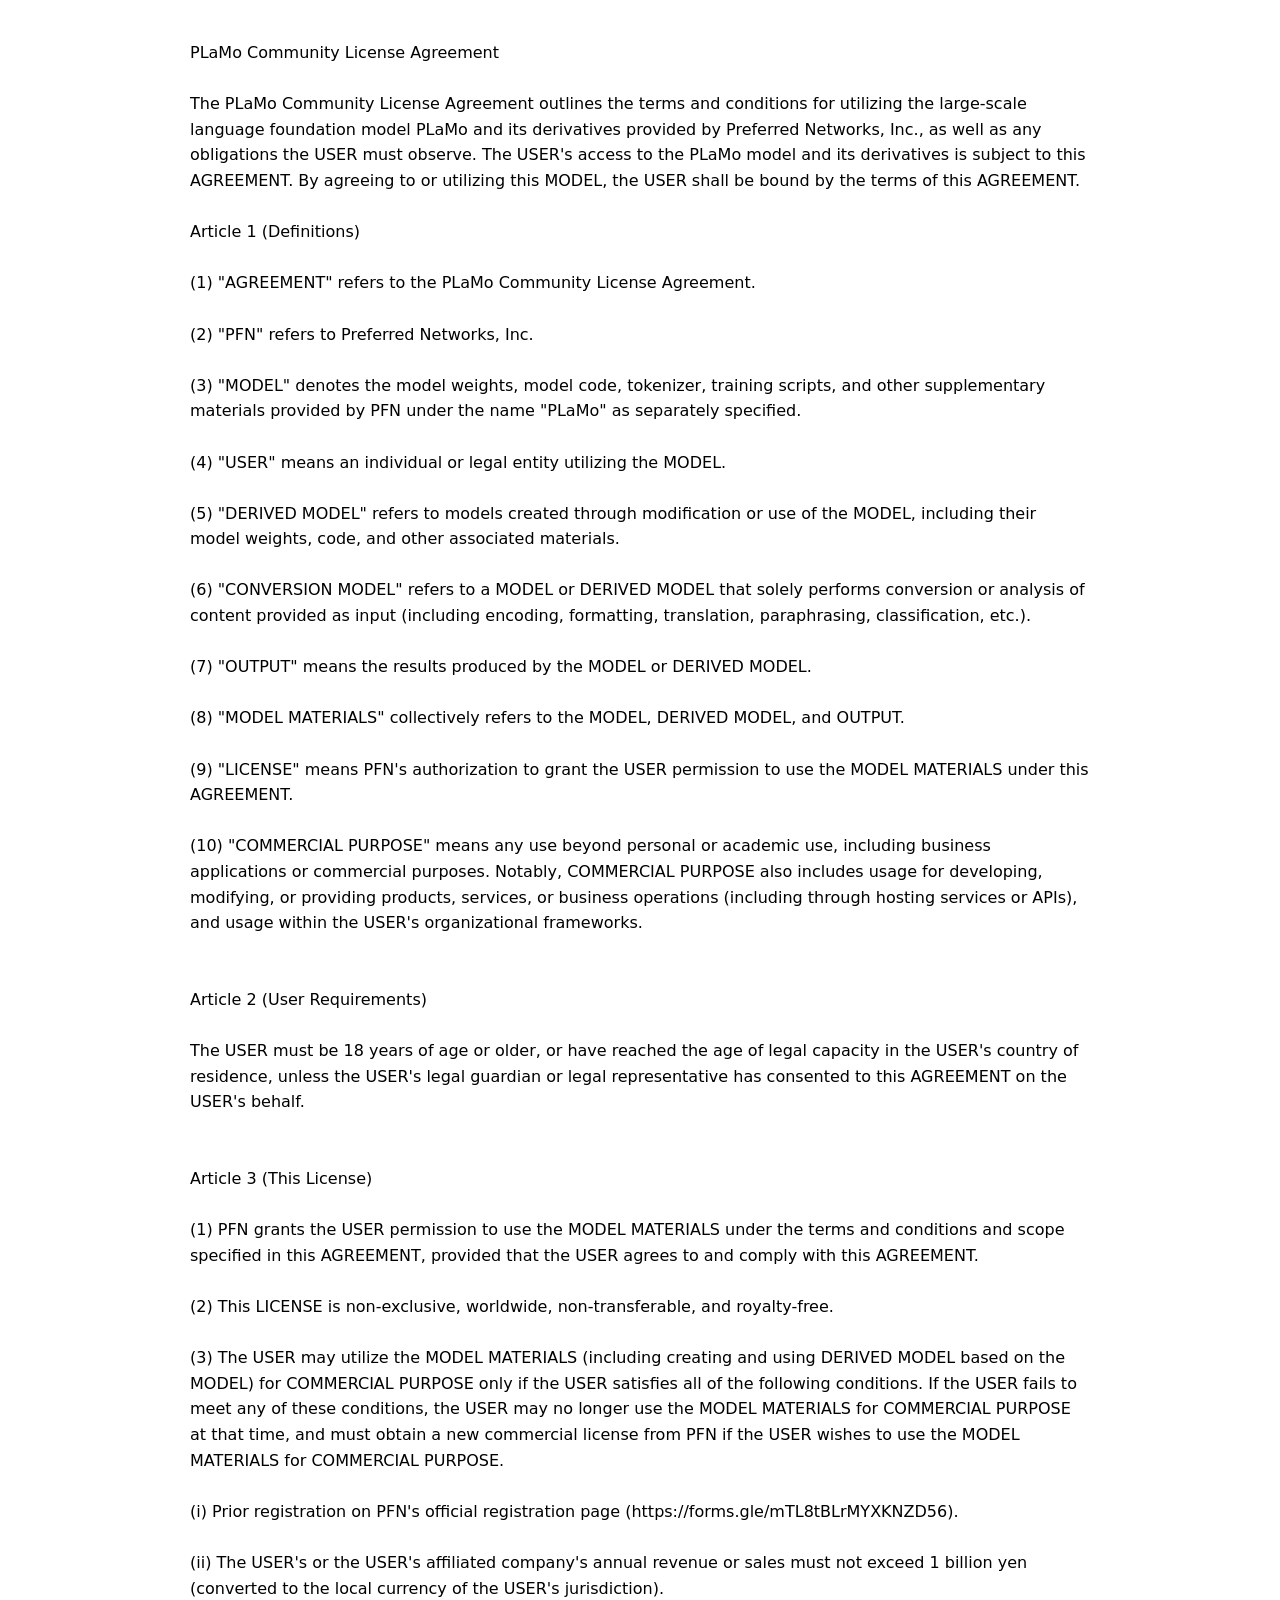
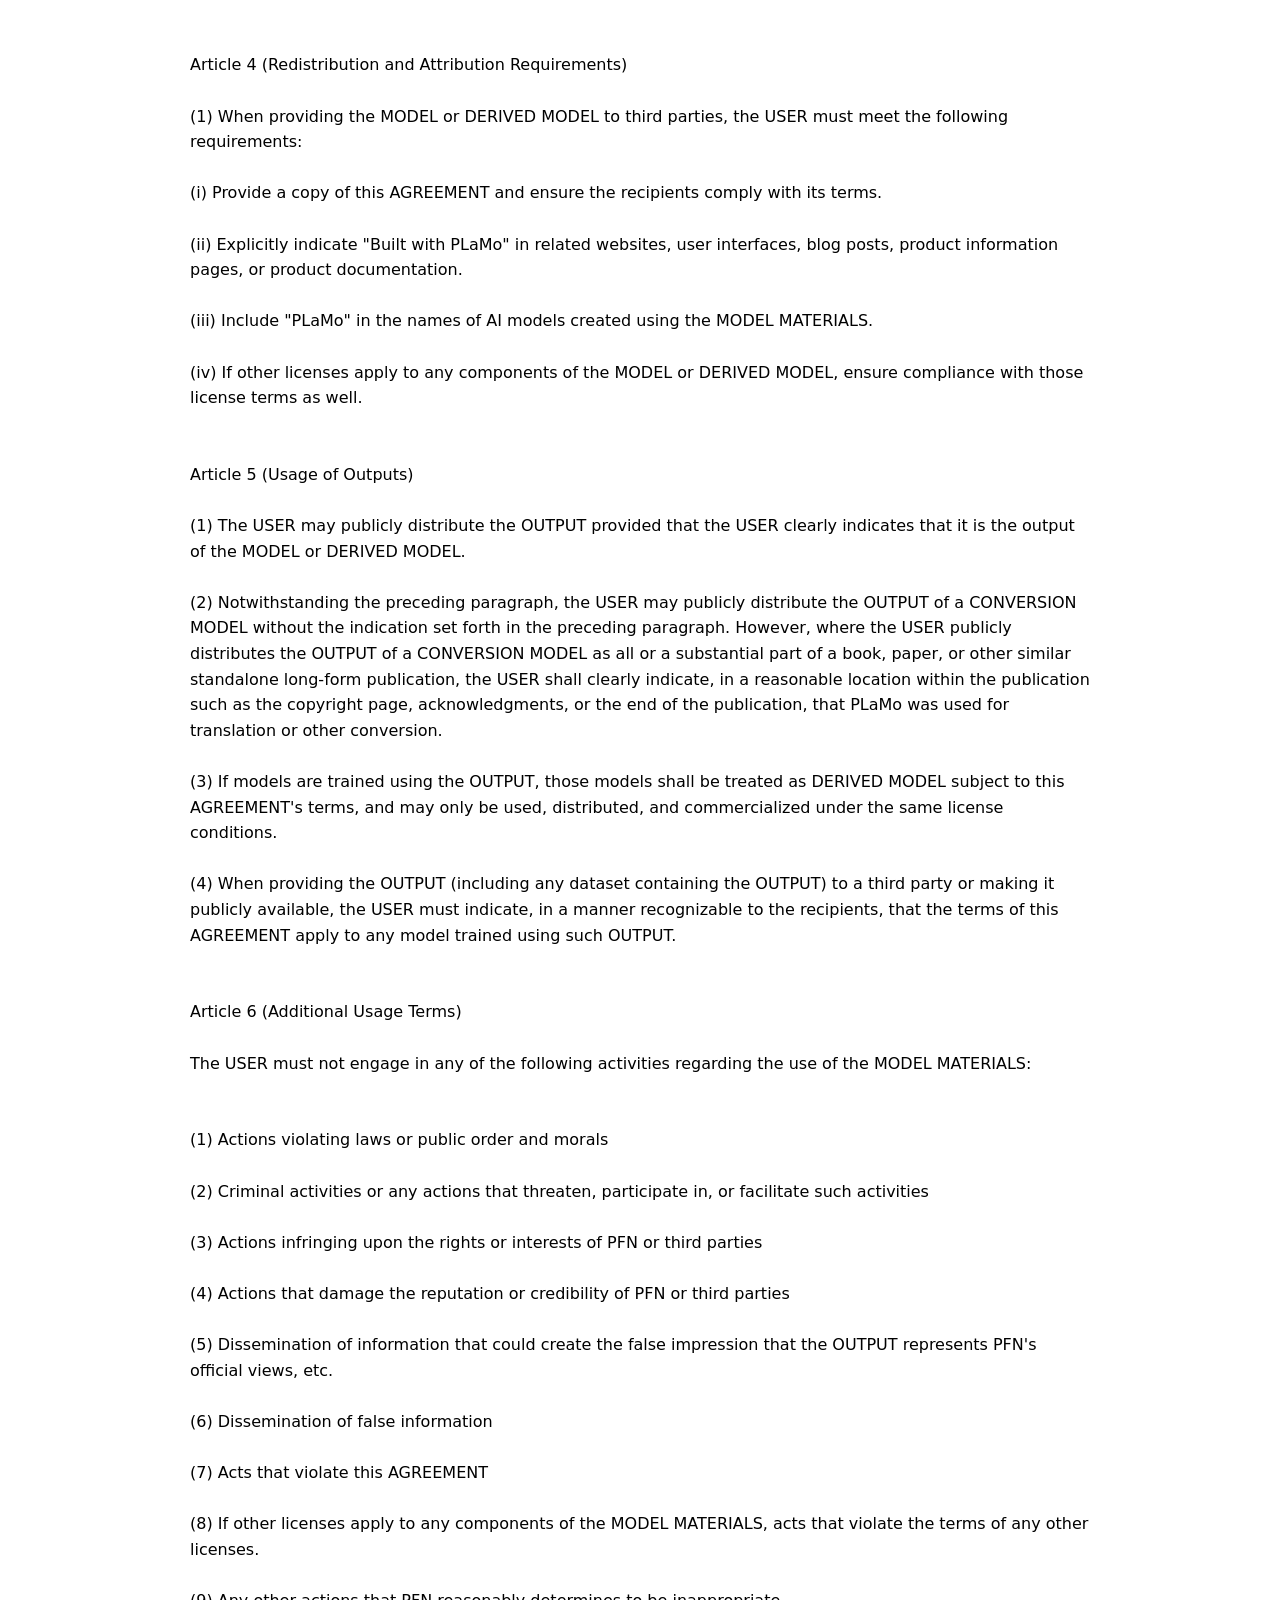
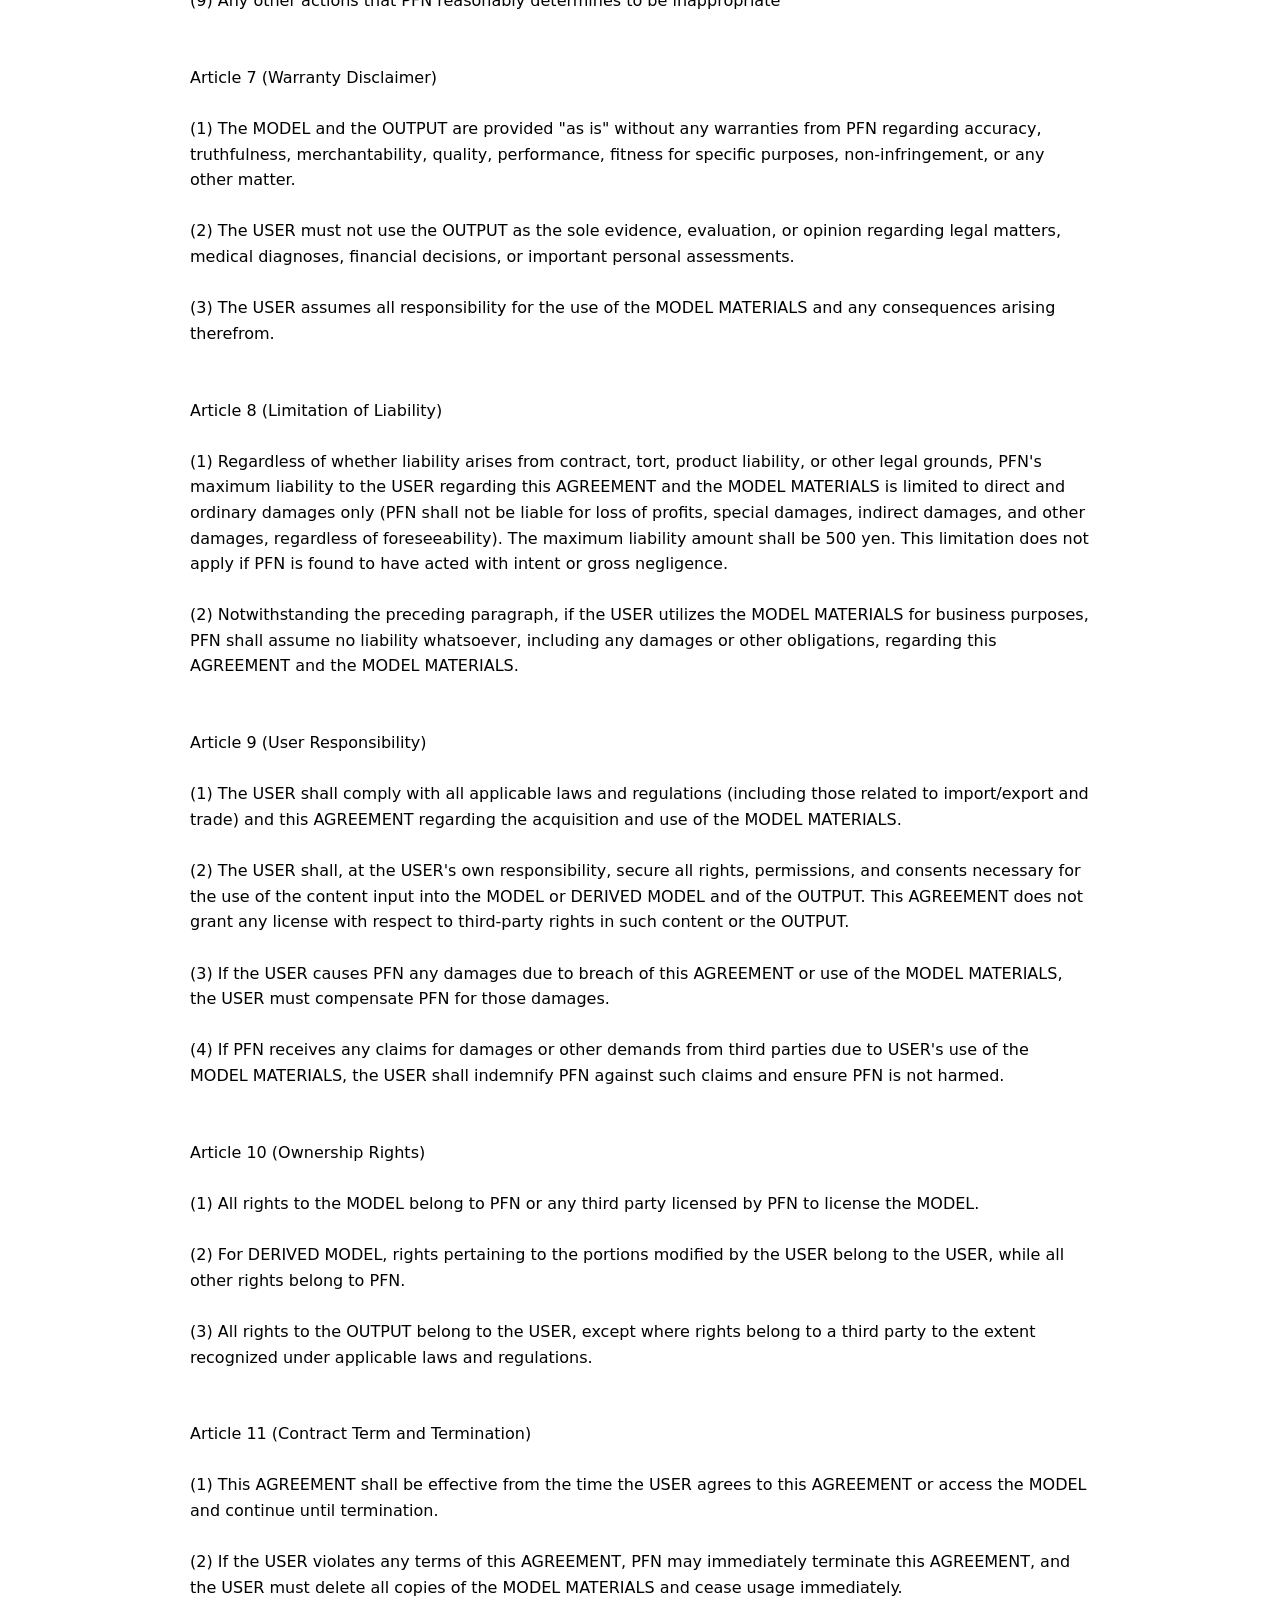
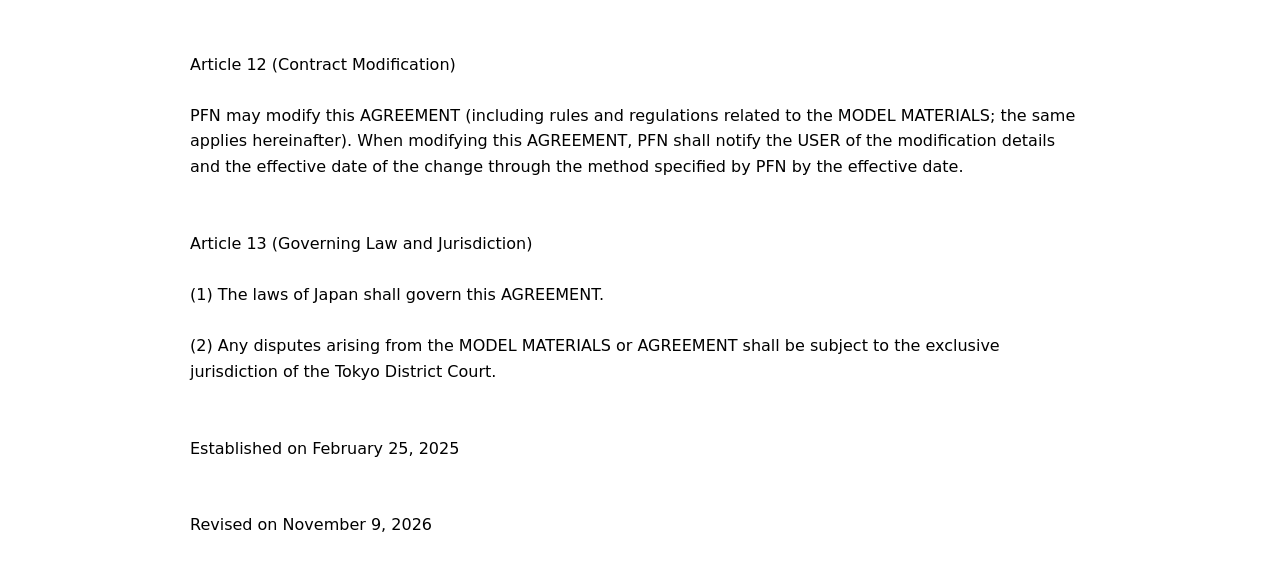
<file: plamo-license.html>
<!doctype html><html lang="en"><meta charset="utf-8"><title>PLaMo Community License</title><main style="max-width:900px;margin:40px auto;font:16px/1.6 system-ui;white-space:pre-wrap">PLaMo Community License Agreement

The PLaMo Community License Agreement outlines the terms and conditions for utilizing the large-scale language foundation model PLaMo and its derivatives provided by Preferred Networks, Inc., as well as any obligations the USER must observe. The USER&#x27;s access to the PLaMo model and its derivatives is subject to this AGREEMENT. By agreeing to or utilizing this MODEL, the USER shall be bound by the terms of this AGREEMENT.

Article 1 (Definitions)

(1) &quot;AGREEMENT&quot; refers to the PLaMo Community License Agreement.

(2) &quot;PFN&quot; refers to Preferred Networks, Inc.

(3) &quot;MODEL&quot; denotes the model weights, model code, tokenizer, training scripts, and other supplementary materials provided by PFN under the name &quot;PLaMo&quot; as separately specified.

(4) &quot;USER&quot; means an individual or legal entity utilizing the MODEL.

(5) &quot;DERIVED MODEL&quot; refers to models created through modification or use of the MODEL, including their model weights, code, and other associated materials.

(6) &quot;CONVERSION MODEL&quot; refers to a MODEL or DERIVED MODEL that solely performs conversion or analysis of content provided as input (including encoding, formatting, translation, paraphrasing, classification, etc.).

(7) &quot;OUTPUT&quot; means the results produced by the MODEL or DERIVED MODEL.

(8) &quot;MODEL MATERIALS&quot; collectively refers to the MODEL, DERIVED MODEL, and OUTPUT.

(9) &quot;LICENSE&quot; means PFN&#x27;s authorization to grant the USER permission to use the MODEL MATERIALS under this AGREEMENT.

(10) &quot;COMMERCIAL PURPOSE&quot; means any use beyond personal or academic use, including business applications or commercial purposes. Notably, COMMERCIAL PURPOSE also includes usage for developing, modifying, or providing products, services, or business operations (including through hosting services or APIs), and usage within the USER&#x27;s organizational frameworks.


Article 2 (User Requirements)

The USER must be 18 years of age or older, or have reached the age of legal capacity in the USER&#x27;s country of residence, unless the USER&#x27;s legal guardian or legal representative has consented to this AGREEMENT on the USER&#x27;s behalf.


Article 3 (This License)

(1) PFN grants the USER permission to use the MODEL MATERIALS under the terms and conditions and scope specified in this AGREEMENT, provided that the USER agrees to and comply with this AGREEMENT.

(2) This LICENSE is non-exclusive, worldwide, non-transferable, and royalty-free.

(3) The USER may utilize the MODEL MATERIALS (including creating and using DERIVED MODEL based on the MODEL) for COMMERCIAL PURPOSE only if the USER satisfies all of the following conditions. If the USER fails to meet any of these conditions, the USER may no longer use the MODEL MATERIALS for COMMERCIAL PURPOSE at that time, and must obtain a new commercial license from PFN if the USER wishes to use the MODEL MATERIALS for COMMERCIAL PURPOSE.

(i) Prior registration on PFN&#x27;s official registration page (https://forms.gle/mTL8tBLrMYXKNZD56).

(ii) The USER&#x27;s or the USER&#x27;s affiliated company&#x27;s annual revenue or sales must not exceed 1 billion yen (converted to the local currency of the USER&#x27;s jurisdiction).


Article 4 (Redistribution and Attribution Requirements)

(1) When providing the MODEL or DERIVED MODEL to third parties, the USER must meet the following requirements:

(i) Provide a copy of this AGREEMENT and ensure the recipients comply with its terms.

(ii) Explicitly indicate &quot;Built with PLaMo&quot; in related websites, user interfaces, blog posts, product information pages, or product documentation.

(iii) Include &quot;PLaMo&quot; in the names of AI models created using the MODEL MATERIALS.

(iv) If other licenses apply to any components of the MODEL or DERIVED MODEL, ensure compliance with those license terms as well.


Article 5 (Usage of Outputs)

(1) The USER may publicly distribute the OUTPUT provided that the USER clearly indicates that it is the output of the MODEL or DERIVED MODEL.

(2) Notwithstanding the preceding paragraph, the USER may publicly distribute the OUTPUT of a CONVERSION MODEL without the indication set forth in the preceding paragraph. However, where the USER publicly distributes the OUTPUT of a CONVERSION MODEL as all or a substantial part of a book, paper, or other similar standalone long-form publication, the USER shall clearly indicate, in a reasonable location within the publication such as the copyright page, acknowledgments, or the end of the publication, that PLaMo was used for translation or other conversion.

(3) If models are trained using the OUTPUT, those models shall be treated as DERIVED MODEL subject to this AGREEMENT&#x27;s terms, and may only be used, distributed, and commercialized under the same license conditions.

(4) When providing the OUTPUT (including any dataset containing the OUTPUT) to a third party or making it publicly available, the USER must indicate, in a manner recognizable to the recipients, that the terms of this AGREEMENT apply to any model trained using such OUTPUT.


Article 6 (Additional Usage Terms)

The USER must not engage in any of the following activities regarding the use of the MODEL MATERIALS:


(1) Actions violating laws or public order and morals

(2) Criminal activities or any actions that threaten, participate in, or facilitate such activities

(3) Actions infringing upon the rights or interests of PFN or third parties

(4) Actions that damage the reputation or credibility of PFN or third parties

(5) Dissemination of information that could create the false impression that the OUTPUT represents PFN&#x27;s official views, etc.

(6) Dissemination of false information

(7) Acts that violate this AGREEMENT

(8) If other licenses apply to any components of the MODEL MATERIALS, acts that violate the terms of any other licenses.

(9) Any other actions that PFN reasonably determines to be inappropriate


Article 7 (Warranty Disclaimer)

(1) The MODEL and the OUTPUT are provided &quot;as is&quot; without any warranties from PFN regarding accuracy, truthfulness, merchantability, quality, performance, fitness for specific purposes, non-infringement, or any other matter.

(2) The USER must not use the OUTPUT as the sole evidence, evaluation, or opinion regarding legal matters, medical diagnoses, financial decisions, or important personal assessments.

(3) The USER assumes all responsibility for the use of the MODEL MATERIALS and any consequences arising therefrom.


Article 8 (Limitation of Liability)

(1) Regardless of whether liability arises from contract, tort, product liability, or other legal grounds, PFN&#x27;s maximum liability to the USER regarding this AGREEMENT and the MODEL MATERIALS is limited to direct and ordinary damages only (PFN shall not be liable for loss of profits, special damages, indirect damages, and other damages, regardless of foreseeability). The maximum liability amount shall be 500 yen. This limitation does not apply if PFN is found to have acted with intent or gross negligence.

(2) Notwithstanding the preceding paragraph, if the USER utilizes the MODEL MATERIALS for business purposes, PFN shall assume no liability whatsoever, including any damages or other obligations, regarding this AGREEMENT and the MODEL MATERIALS.


Article 9 (User Responsibility)

(1) The USER shall comply with all applicable laws and regulations (including those related to import/export and trade) and this AGREEMENT regarding the acquisition and use of the MODEL MATERIALS.

(2) The USER shall, at the USER&#x27;s own responsibility, secure all rights, permissions, and consents necessary for the use of the content input into the MODEL or DERIVED MODEL and of the OUTPUT. This AGREEMENT does not grant any license with respect to third-party rights in such content or the OUTPUT.

(3) If the USER causes PFN any damages due to breach of this AGREEMENT or use of the MODEL MATERIALS, the USER must compensate PFN for those damages.

(4) If PFN receives any claims for damages or other demands from third parties due to USER&#x27;s use of the MODEL MATERIALS, the USER shall indemnify PFN against such claims and ensure PFN is not harmed.


Article 10 (Ownership Rights)

(1) All rights to the MODEL belong to PFN or any third party licensed by PFN to license the MODEL.

(2) For DERIVED MODEL, rights pertaining to the portions modified by the USER belong to the USER, while all other rights belong to PFN.

(3) All rights to the OUTPUT belong to the USER, except where rights belong to a third party to the extent recognized under applicable laws and regulations.


Article 11 (Contract Term and Termination)

(1) This AGREEMENT shall be effective from the time the USER agrees to this AGREEMENT or access the MODEL and continue until termination.

(2) If the USER violates any terms of this AGREEMENT, PFN may immediately terminate this AGREEMENT, and the USER must delete all copies of the MODEL MATERIALS and cease usage immediately.


Article 12 (Contract Modification)

PFN may modify this AGREEMENT (including rules and regulations related to the MODEL MATERIALS; the same applies hereinafter). When modifying this AGREEMENT, PFN shall notify the USER of the modification details and the effective date of the change through the method specified by PFN by the effective date.


Article 13 (Governing Law and Jurisdiction)

(1) The laws of Japan shall govern this AGREEMENT.

(2) Any disputes arising from the MODEL MATERIALS or AGREEMENT shall be subject to the exclusive jurisdiction of the Tokyo District Court.


Established on February 25, 2025


Revised on November 9, 2026
</main></html>
</file>
<file: site_libs/quarto-html/tippy.css>
.tippy-box[data-animation=fade][data-state=hidden]{opacity:0}[data-tippy-root]{max-width:calc(100vw - 10px)}.tippy-box{position:relative;background-color:#333;color:#fff;border-radius:4px;font-size:14px;line-height:1.4;white-space:normal;outline:0;transition-property:transform,visibility,opacity}.tippy-box[data-placement^=top]>.tippy-arrow{bottom:0}.tippy-box[data-placement^=top]>.tippy-arrow:before{bottom:-7px;left:0;border-width:8px 8px 0;border-top-color:initial;transform-origin:center top}.tippy-box[data-placement^=bottom]>.tippy-arrow{top:0}.tippy-box[data-placement^=bottom]>.tippy-arrow:before{top:-7px;left:0;border-width:0 8px 8px;border-bottom-color:initial;transform-origin:center bottom}.tippy-box[data-placement^=left]>.tippy-arrow{right:0}.tippy-box[data-placement^=left]>.tippy-arrow:before{border-width:8px 0 8px 8px;border-left-color:initial;right:-7px;transform-origin:center left}.tippy-box[data-placement^=right]>.tippy-arrow{left:0}.tippy-box[data-placement^=right]>.tippy-arrow:before{left:-7px;border-width:8px 8px 8px 0;border-right-color:initial;transform-origin:center right}.tippy-box[data-inertia][data-state=visible]{transition-timing-function:cubic-bezier(.54,1.5,.38,1.11)}.tippy-arrow{width:16px;height:16px;color:#333}.tippy-arrow:before{content:"";position:absolute;border-color:transparent;border-style:solid}.tippy-content{position:relative;padding:5px 9px;z-index:1}
</file>
<file: site_libs/quarto-html/quarto-syntax-highlighting-64a204ab8560d761af7679ceaba22944.css>
/* quarto syntax highlight colors */
:root {
  --quarto-hl-ot-color: #003B4F;
  --quarto-hl-at-color: #657422;
  --quarto-hl-ss-color: #20794D;
  --quarto-hl-an-color: #5E5E5E;
  --quarto-hl-fu-color: #4758AB;
  --quarto-hl-st-color: #20794D;
  --quarto-hl-cf-color: #003B4F;
  --quarto-hl-op-color: #5E5E5E;
  --quarto-hl-er-color: #AD0000;
  --quarto-hl-bn-color: #AD0000;
  --quarto-hl-al-color: #AD0000;
  --quarto-hl-va-color: #111111;
  --quarto-hl-bu-color: inherit;
  --quarto-hl-ex-color: inherit;
  --quarto-hl-pp-color: #AD0000;
  --quarto-hl-in-color: #5E5E5E;
  --quarto-hl-vs-color: #20794D;
  --quarto-hl-wa-color: #5E5E5E;
  --quarto-hl-do-color: #5E5E5E;
  --quarto-hl-im-color: #00769E;
  --quarto-hl-ch-color: #20794D;
  --quarto-hl-dt-color: #AD0000;
  --quarto-hl-fl-color: #AD0000;
  --quarto-hl-co-color: #5E5E5E;
  --quarto-hl-cv-color: #5E5E5E;
  --quarto-hl-cn-color: #8f5902;
  --quarto-hl-sc-color: #5E5E5E;
  --quarto-hl-dv-color: #AD0000;
  --quarto-hl-kw-color: #003B4F;
}

/* other quarto variables */
:root {
  --quarto-font-monospace: SFMono-Regular, Menlo, Monaco, Consolas, "Liberation Mono", "Courier New", monospace;
}

/* syntax highlight based on Pandoc's rules */
pre > code.sourceCode > span {
  color: #003B4F;
}

code.sourceCode > span {
  color: #003B4F;
}

div.sourceCode,
div.sourceCode pre.sourceCode {
  color: #003B4F;
}

/* Normal */
code span {
  color: #003B4F;
}

/* Alert */
code span.al {
  color: #AD0000;
  font-style: inherit;
}

/* Annotation */
code span.an {
  color: #5E5E5E;
  font-style: inherit;
}

/* Attribute */
code span.at {
  color: #657422;
  font-style: inherit;
}

/* BaseN */
code span.bn {
  color: #AD0000;
  font-style: inherit;
}

/* BuiltIn */
code span.bu {
  font-style: inherit;
}

/* ControlFlow */
code span.cf {
  color: #003B4F;
  font-weight: bold;
  font-style: inherit;
}

/* Char */
code span.ch {
  color: #20794D;
  font-style: inherit;
}

/* Constant */
code span.cn {
  color: #8f5902;
  font-style: inherit;
}

/* Comment */
code span.co {
  color: #5E5E5E;
  font-style: inherit;
}

/* CommentVar */
code span.cv {
  color: #5E5E5E;
  font-style: italic;
}

/* Documentation */
code span.do {
  color: #5E5E5E;
  font-style: italic;
}

/* DataType */
code span.dt {
  color: #AD0000;
  font-style: inherit;
}

/* DecVal */
code span.dv {
  color: #AD0000;
  font-style: inherit;
}

/* Error */
code span.er {
  color: #AD0000;
  font-style: inherit;
}

/* Extension */
code span.ex {
  font-style: inherit;
}

/* Float */
code span.fl {
  color: #AD0000;
  font-style: inherit;
}

/* Function */
code span.fu {
  color: #4758AB;
  font-style: inherit;
}

/* Import */
code span.im {
  color: #00769E;
  font-style: inherit;
}

/* Information */
code span.in {
  color: #5E5E5E;
  font-style: inherit;
}

/* Keyword */
code span.kw {
  color: #003B4F;
  font-weight: bold;
  font-style: inherit;
}

/* Operator */
code span.op {
  color: #5E5E5E;
  font-style: inherit;
}

/* Other */
code span.ot {
  color: #003B4F;
  font-style: inherit;
}

/* Preprocessor */
code span.pp {
  color: #AD0000;
  font-style: inherit;
}

/* SpecialChar */
code span.sc {
  color: #5E5E5E;
  font-style: inherit;
}

/* SpecialString */
code span.ss {
  color: #20794D;
  font-style: inherit;
}

/* String */
code span.st {
  color: #20794D;
  font-style: inherit;
}

/* Variable */
code span.va {
  color: #111111;
  font-style: inherit;
}

/* VerbatimString */
code span.vs {
  color: #20794D;
  font-style: inherit;
}

/* Warning */
code span.wa {
  color: #5E5E5E;
  font-style: italic;
}

.prevent-inlining {
  content: "</";
}

/*# sourceMappingURL=9d8d5bb603a83b8298b89080a598c93b.css.map */
</file>
<file: site_libs/quarto-contrib/mechanics-margin-layout-1.0.0/margin-layout.css>
/* The source flow is also the no-script and print fallback for Quarto notes. */
main.content .column-margin {
  grid-column: body-content-start / body-content-end !important;
  position: static; float: none; width: auto; height: auto !important;
  margin-inline: 0;
}
.margin-layout-body-probe, .margin-layout-right-probe { height: 0; visibility: hidden; }
.margin-layout-body-probe { grid-column: body-content-start / body-content-end; }
/* No script, narrow viewports and print retain the original source flow. */
.margin-scope[data-margin-end], .margin-scope-end { height: 0; margin: 0; padding: 0; }
.margin-anchor { scroll-margin-top: 5rem; }
.margin-layout-source { display: block; height: 0; }
.margin-layout-toolbar { display: flex; justify-content: end; }
.margin-layout-toolbar button { display: none; }
.margin-layout-rail { display: none; }
@media screen {
  body.margin-layout-wide #quarto-content,
  body.margin-layout-wide #quarto-content main.content,
  body.margin-layout-wide #quarto-content main .page-columns.page-full {
    display: grid !important;
    max-width: none;
    padding-inline: 0;
    /* Quarto retains ownership of the left navigation and its gutter. */
    grid-template-columns: [screen-start] 24px [screen-start-inset] 0
      [page-start page-start-inset] var(--report-sidebar-track, var(--quarto-sidebar-width, 240px))
      [body-start-outset] var(--report-side-gap, 24px) [body-start] 0
      [body-content-start] minmax(0, 2fr) [body-content-end] 0
      [body-end] var(--report-side-gap, 24px) [body-end-outset] 0 [margin-start]
      minmax(0, 1fr) [margin-end page-end-inset page-end] 0
      [screen-end-inset] 24px [screen-end];
  }
  body.margin-layout-wide #quarto-content {
    /* Include the reading area, navigation, and both pairs of gutters. */
    max-width: calc(1.5 * var(--report-body-width, 700px) + var(--report-sidebar-track, var(--quarto-sidebar-width, 240px)) + 2 * var(--report-side-gap, 24px) + 48px);
    width: 100%;
    margin-inline: auto;
    box-sizing: border-box;
  }
  body.margin-layout-wide #quarto-content > main.content > * {
    grid-column: body-content-start / body-content-end;
  }
  body.margin-layout-wide #quarto-content > main.content > .margin-layout-right-probe {
    grid-column: margin-start / margin-end;
  }
  body.margin-layout-wide #quarto-content > main.content {
    grid-column: screen-start / screen-end !important; grid-row: content-top / content-bottom;
    overflow: visible; padding-inline: 0;
  }
  body.margin-layout-wide #quarto-margin-sidebar:has(#TOC) {
    grid-column: page-start / body-start !important;
    grid-row: content-top / content-bottom;
  }
  /* The chapter navigation ends before the axis gutter. */
  body.margin-layout-wide #quarto-content > #report-chapter-sidebar {
    grid-column: page-start / body-start-outset !important;
    grid-row: content-top / content-bottom !important;
    min-width: 0;
  }
  body.margin-layout-wide .margin-layout-adapter-host { display: contents; }
  body.margin-layout-wide .margin-layout-managed {
    position: fixed !important; top: 0 !important; right: auto !important;
    margin: 0 !important; min-width: 0; box-sizing: border-box;
    z-index: 20; background: var(--bs-body-bg, white);
    color: var(--bs-body-color, #212529); overflow: auto;
    overscroll-behavior: contain; overflow-anchor: none;
    scrollbar-width: thin; border-block-start: 1px solid var(--bs-border-color, #ccc);
    padding: .4rem; font-size: .9rem;
  }
  body.margin-layout-wide .margin-layout-managed.report-controls { padding: 0; }
  .margin-layout-managed .margin-layout-toolbar { display: flex; justify-content: end; }
  .margin-layout-managed .margin-layout-toolbar button {
    display: inline-block;
    color: var(--bs-link-color, #2780e3); background: transparent;
    border: 0;
    padding: .1rem .4rem; font: inherit; font-size: .8rem;
  }
  .margin-layout-pin-icon { width: 1rem; height: 1rem; vertical-align: -.125em;
    fill: none; stroke: currentColor; stroke-width: 1.2; stroke-linecap: round; stroke-linejoin: round; }
  .margin-layout-toolbar button[aria-pressed=true] .margin-layout-pin-head { fill: currentColor; }
  .margin-layout-toolbar button:focus-visible { outline: 2px solid currentColor; outline-offset: 2px; }
  body.margin-layout-wide .margin-layout-rail {
    display: block; position: fixed; z-index: 19; overflow-y: auto;
    overflow-x: hidden; scrollbar-width: thin; overscroll-behavior: contain;
  }
  .margin-layout-rail:focus-visible { outline: 2px solid var(--bs-link-color, #2780e3); }
  .margin-layout-rail-spacer { width: 1px; pointer-events: none; }
  body.margin-layout-wide .margin-layout-legacy-empty { display: none !important; }
}
@media print {
  .margin-item, .margin-layout-managed {
    position: static !important; transform: none !important; translate: none !important;
    width: auto !important; max-height: none !important; height: auto !important;
    overflow: visible !important; clip-path: none !important; visibility: visible !important;
    break-inside: auto;
  }
  .margin-layout-toolbar, .margin-layout-source, .margin-layout-rail { display: none !important; }
}
</file>
<file: reader.css>
:root{--bs-body-color:#252525;--bs-body-bg:#fff}body{background:#fff;color:#252525}main{font-family:Georgia,'Times New Roman',serif;font-size:18px;line-height:1.75}h1,h2,h3,h4,nav,.reader-tools,.attribution{font-family:system-ui,sans-serif}h1.title{font-size:2rem;line-height:1.25;font-weight:600}h2{font-size:1.4rem;margin-top:2.6rem;border:0}h3{font-size:1.1rem}a{color:#30586b}.reader-tools{display:flex;gap:18px;align-items:center;margin:20px 0 32px;font-size:13px}.reader-tools button,.source-button{border:0;background:transparent;color:#687783;cursor:pointer;padding:2px 5px}.reader-tools button:hover,.source-button:hover{text-decoration:underline}.paper-block{position:relative;margin-bottom:1rem}.source-button{display:none;font:11px system-ui}.show-sources .source-button{display:inline-block}.margin-item{font-size:14px;line-height:1.5}.margin-item img{max-width:100%;cursor:zoom-in}.margin-item p{margin-bottom:.5rem}.margin-item table{font-size:12px}figure img{max-width:100%}.math.display{overflow-x:auto;max-width:100%;display:block}.attribution{font-size:11px;color:#777;line-height:1.6;margin-bottom:32px}dialog{border:1px solid #ddd;border-radius:6px;max-width:95vw;max-height:94vh;padding:20px;box-shadow:0 10px 60px #0003}dialog::backdrop{background:#0006}.dialog-toolbar{display:flex;justify-content:space-between;gap:30px;font:14px system-ui;margin-bottom:14px}.dialog-toolbar button{background:white;border:1px solid #ccc;border-radius:4px;padding:4px 12px}.source-page{position:relative;max-width:850px}.source-page img{width:100%;display:block}.source-highlight{position:absolute;border:2px solid #f59e0b;background:#ffcc0020;pointer-events:none}.figure-grid{display:grid;grid-template-columns:repeat(auto-fit,minmax(220px,1fr));gap:25px;max-width:1000px}.figure-grid img{width:100%}.figure-grid a{font:13px system-ui}.source-page img.zoom-image{max-height:80vh;object-fit:contain}#TOC{font-size:13px}@media(max-width:750px){main{font-size:17px}h1.title{font-size:1.65rem}.reader-tools{gap:10px;flex-wrap:wrap}.margin-item{max-width:100%}dialog{padding:10px}}@media print{.reader-tools,.source-button{display:none!important}}
/* Dense paper typography, limited to reading paragraphs. */
main .prose-block{margin:0 0 .35rem}
main .prose-block>p{margin:0;text-indent:1.5em;text-align:justify;hyphens:auto;overflow-wrap:break-word}
main .prose-block>p:has(>.source-button){text-indent:0;text-align:left}
main .margin-item p,main figcaption,main .csl-entry{text-indent:0;text-align:left}
main h2{margin-top:2rem;margin-bottom:.65rem}main h3{margin-top:1.4rem;margin-bottom:.45rem}
#TOC a.reader-current{color:#1f536c!important;border-left:2px solid #1f536c;font-weight:600;background:#edf3f6}
#TOC a:not(.reader-current){font-weight:400}
.paper-block .quarto-figure{margin-block:.7rem}.csl-entry{margin-bottom:.65rem}
/* A capped reading column and a proportional, explicitly measured figure column. */
:root{--reader-body:640px;--reader-left:176px;--reader-figure:400px;--reader-left-gap:24px;--reader-right-gap:24px;--reader-total:1312px}
main,main.content{font-size:16px;line-height:1.65}
body.reader-layout #quarto-content,body.reader-layout #quarto-content main.content,body.reader-layout #quarto-content main .page-columns.page-full{
 display:grid!important;max-width:none;padding-inline:0!important;
 grid-template-columns:[screen-start] 24px [screen-start-inset page-start page-start-inset] var(--reader-left) [body-start-outset] var(--reader-left-gap) [body-start body-content-start] var(--reader-body) [body-content-end body-end] var(--reader-right-gap) [body-end-outset margin-start] var(--reader-figure) [margin-end page-end-inset page-end screen-end-inset] 24px [screen-end]!important;
}
body.reader-layout #quarto-content{width:var(--reader-total)!important;max-width:var(--reader-total)!important;margin-inline:auto;box-sizing:border-box}
body.reader-layout #quarto-content>main.content{grid-column:screen-start/screen-end!important;grid-row:content-top/content-bottom;padding-inline:0;min-width:0;overflow:visible}
body.reader-layout #quarto-content>main.content>*{grid-column:body-content-start/body-content-end;min-width:0}
body.reader-layout #quarto-content>main.content>.margin-layout-right-probe{grid-column:margin-start/margin-end}
body.reader-layout #quarto-margin-sidebar{grid-column:page-start/body-start-outset!important;grid-row:content-top/content-bottom}
body.reader-comparing #quarto-margin-sidebar,body.reader-comparing #quarto-sidebar,body.reader-comparing #report-chapter-sidebar{display:none!important}
.reader-tools{flex-wrap:wrap;gap:12px}.reader-tools select{font:inherit;background:white;border:1px solid #ddd;border-radius:3px;padding:3px 5px}
/* No vertical scrollbar inside a displayed formula, including Quarto's outer wrapper. */
.paper-block:has(>.math.display),.paper-block .math.display,.paper-block .math.display mjx-container,.comparison-row .math.display,.comparison-row mjx-container[display=true]{height:auto!important;max-height:none!important;overflow-y:hidden!important;min-height:min-content}
.math.display{overflow-x:auto;padding-block:.4rem}.math.display mjx-container{margin:.4em 0!important}
#comparison-panel{position:fixed;top:16px;bottom:16px;z-index:25;background:white;display:flex;flex-direction:column;font:16px/1.65 Georgia,'Times New Roman',serif;min-width:0}
#comparison-panel[hidden]{display:none}
.comparison-toolbar{display:flex;align-items:center;gap:10px;min-height:34px;padding-bottom:8px;border-bottom:1px solid #eee;font:12px system-ui}
.comparison-toolbar #comparison-label{font-weight:600}.comparison-toolbar #comparison-status{flex:1;color:#657078;font-size:11px}
.comparison-toolbar button{background:white;border:1px solid #ddd;border-radius:3px;padding:3px 6px;color:#4b5962;font:inherit}
.comparison-scroll{overflow:auto;flex:1;min-height:0;overscroll-behavior:contain;scrollbar-width:thin;overflow-anchor:none}
.comparison-track{position:relative}.pdf-page{position:relative;width:100%;margin-bottom:18px;background:#fafafa}.pdf-page img{width:100%;height:100%;display:block}.pdf-highlight{position:absolute;pointer-events:none;border:1px solid #cba55d;background:#ffcf5420}
.comparison-row{position:absolute;left:0;right:0;box-sizing:border-box;overflow-wrap:break-word}.comparison-row p{margin:0;text-align:justify;text-indent:1.5em}.comparison-row.heading,.comparison-row.title{font-family:system-ui,sans-serif;font-weight:600}.comparison-row.heading{font-size:1.1rem}.comparison-row.title{font-size:1.6rem}.comparison-row.heading p,.comparison-row.title p{text-indent:0}.translation-pending{color:#9ba2a7;font:12px system-ui!important;text-indent:0!important}
.translation-credit{font:10px system-ui;color:#777;padding-top:8px}.translation-credit[hidden]{display:none}.translation-credit a{color:inherit}
@media(max-width:1099px){body.reader-layout:not(.reader-comparing) #quarto-margin-sidebar{display:none!important}main,main.content{font-size:16px}}
@media print{#comparison-panel{display:none!important}body.reader-layout #quarto-content,body.reader-layout #quarto-content main.content{display:block!important;width:auto!important;max-width:100%!important}[data-compare-id]{min-height:0!important}}
body.reader-layout #quarto-margin-sidebar{width:var(--reader-left);max-width:var(--reader-left)}
.caption-reference{color:inherit;text-decoration:none}.caption-reference:hover{text-decoration:underline}
main .abstract{font-size:16px;line-height:1.65}main .abstract p{margin:0 0 .35rem;text-align:justify;text-indent:1.5em}
</file>
